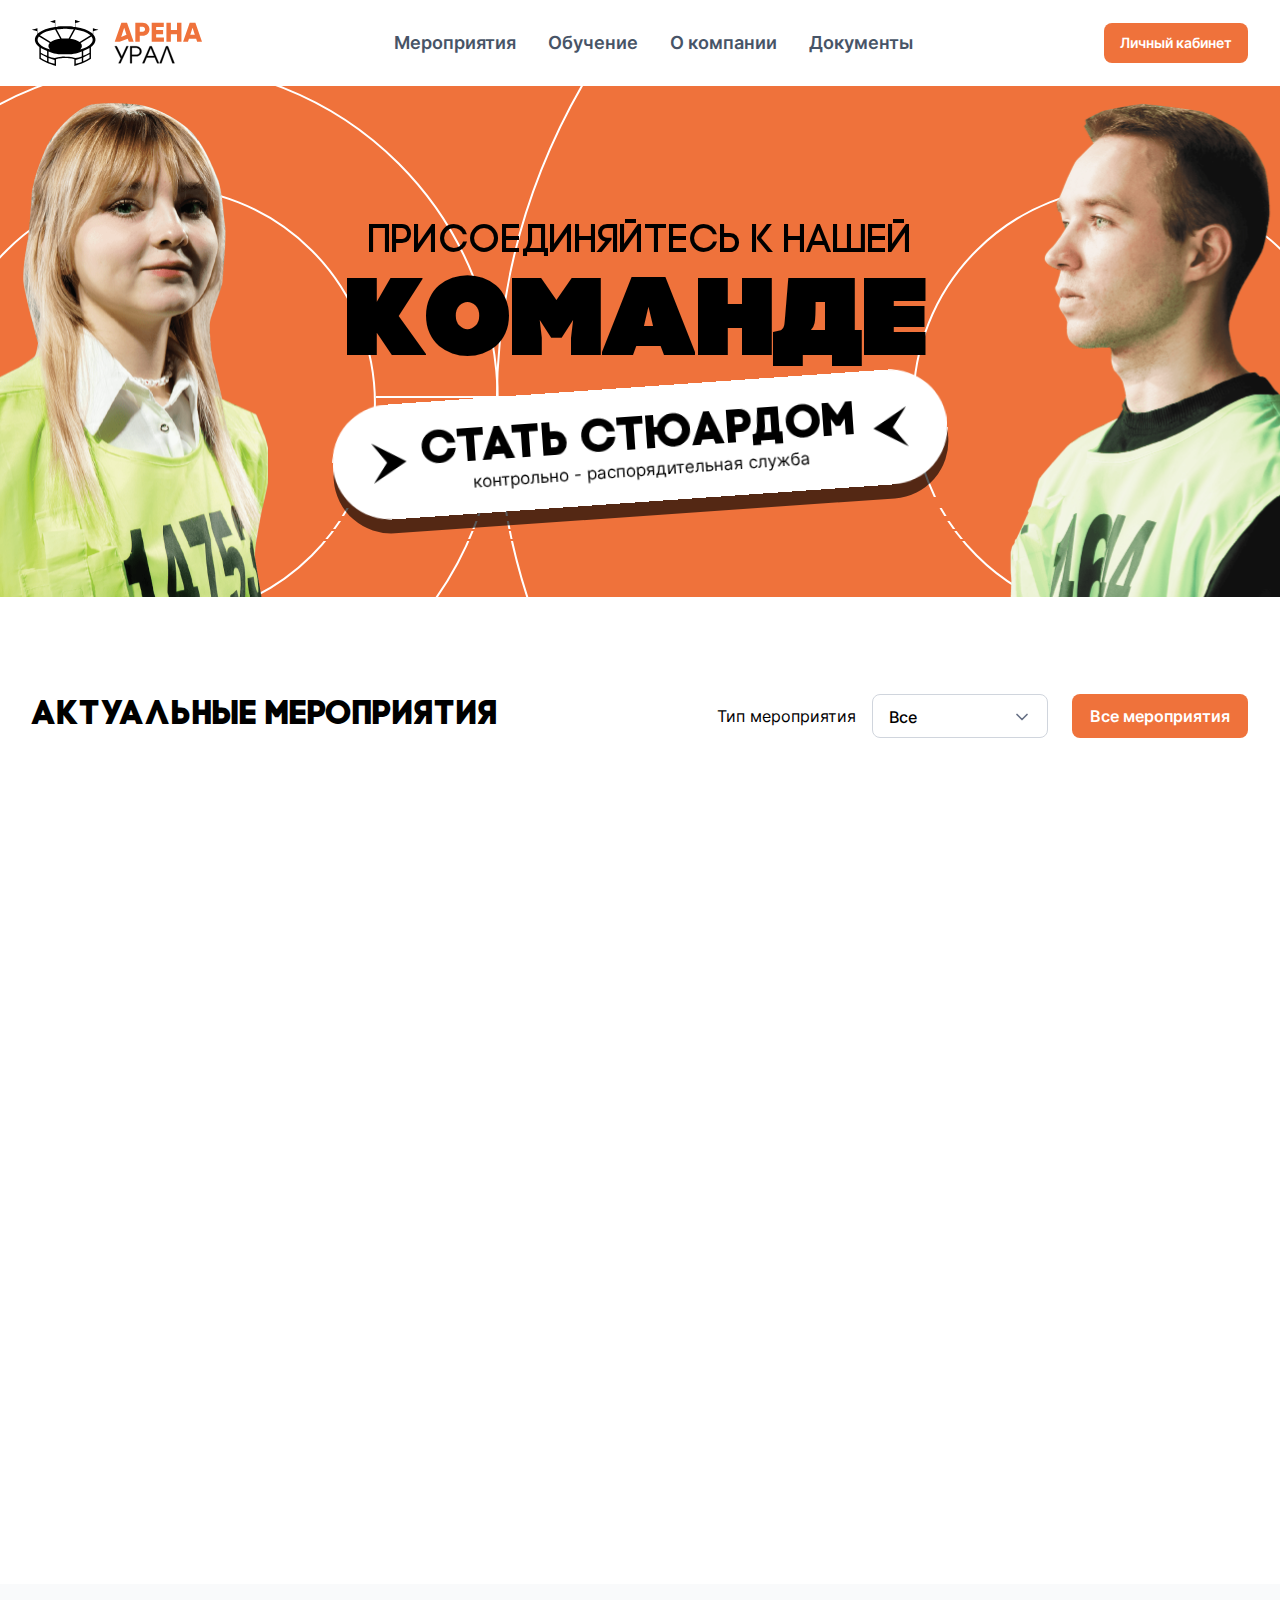
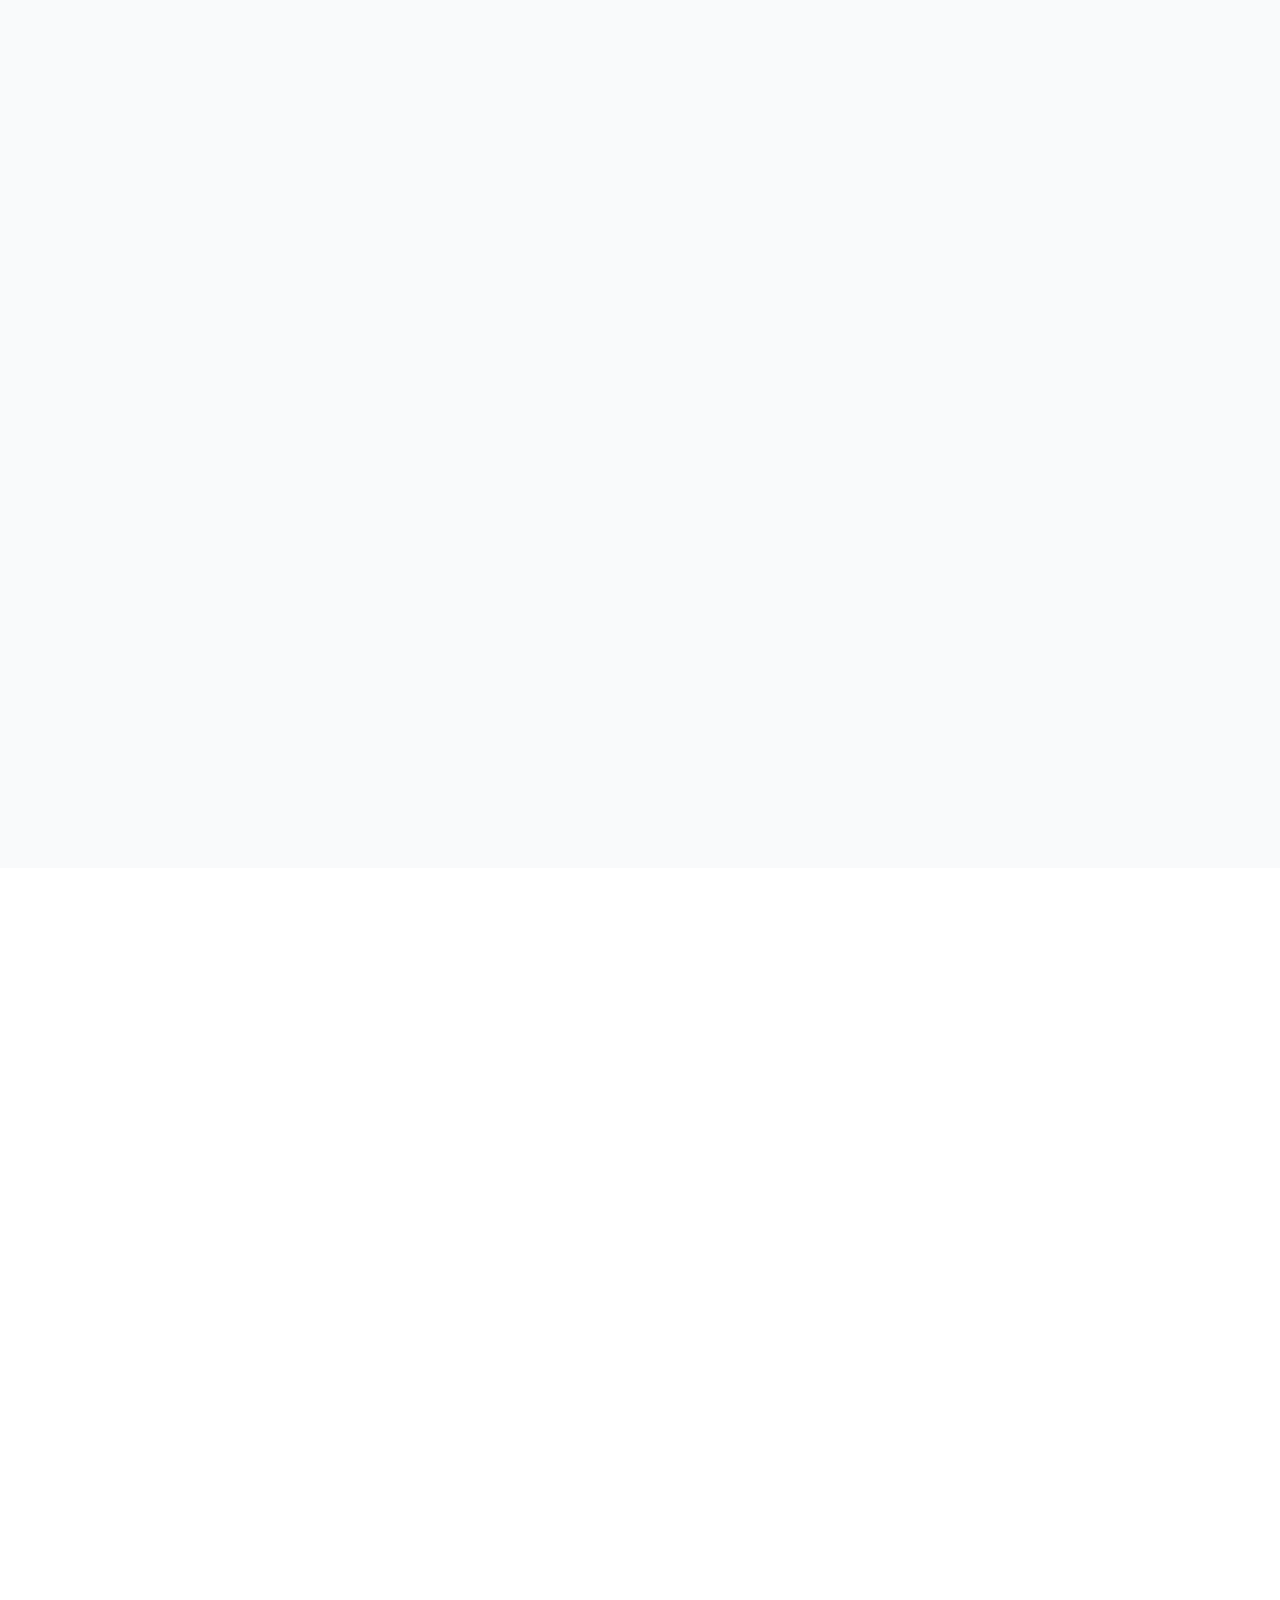
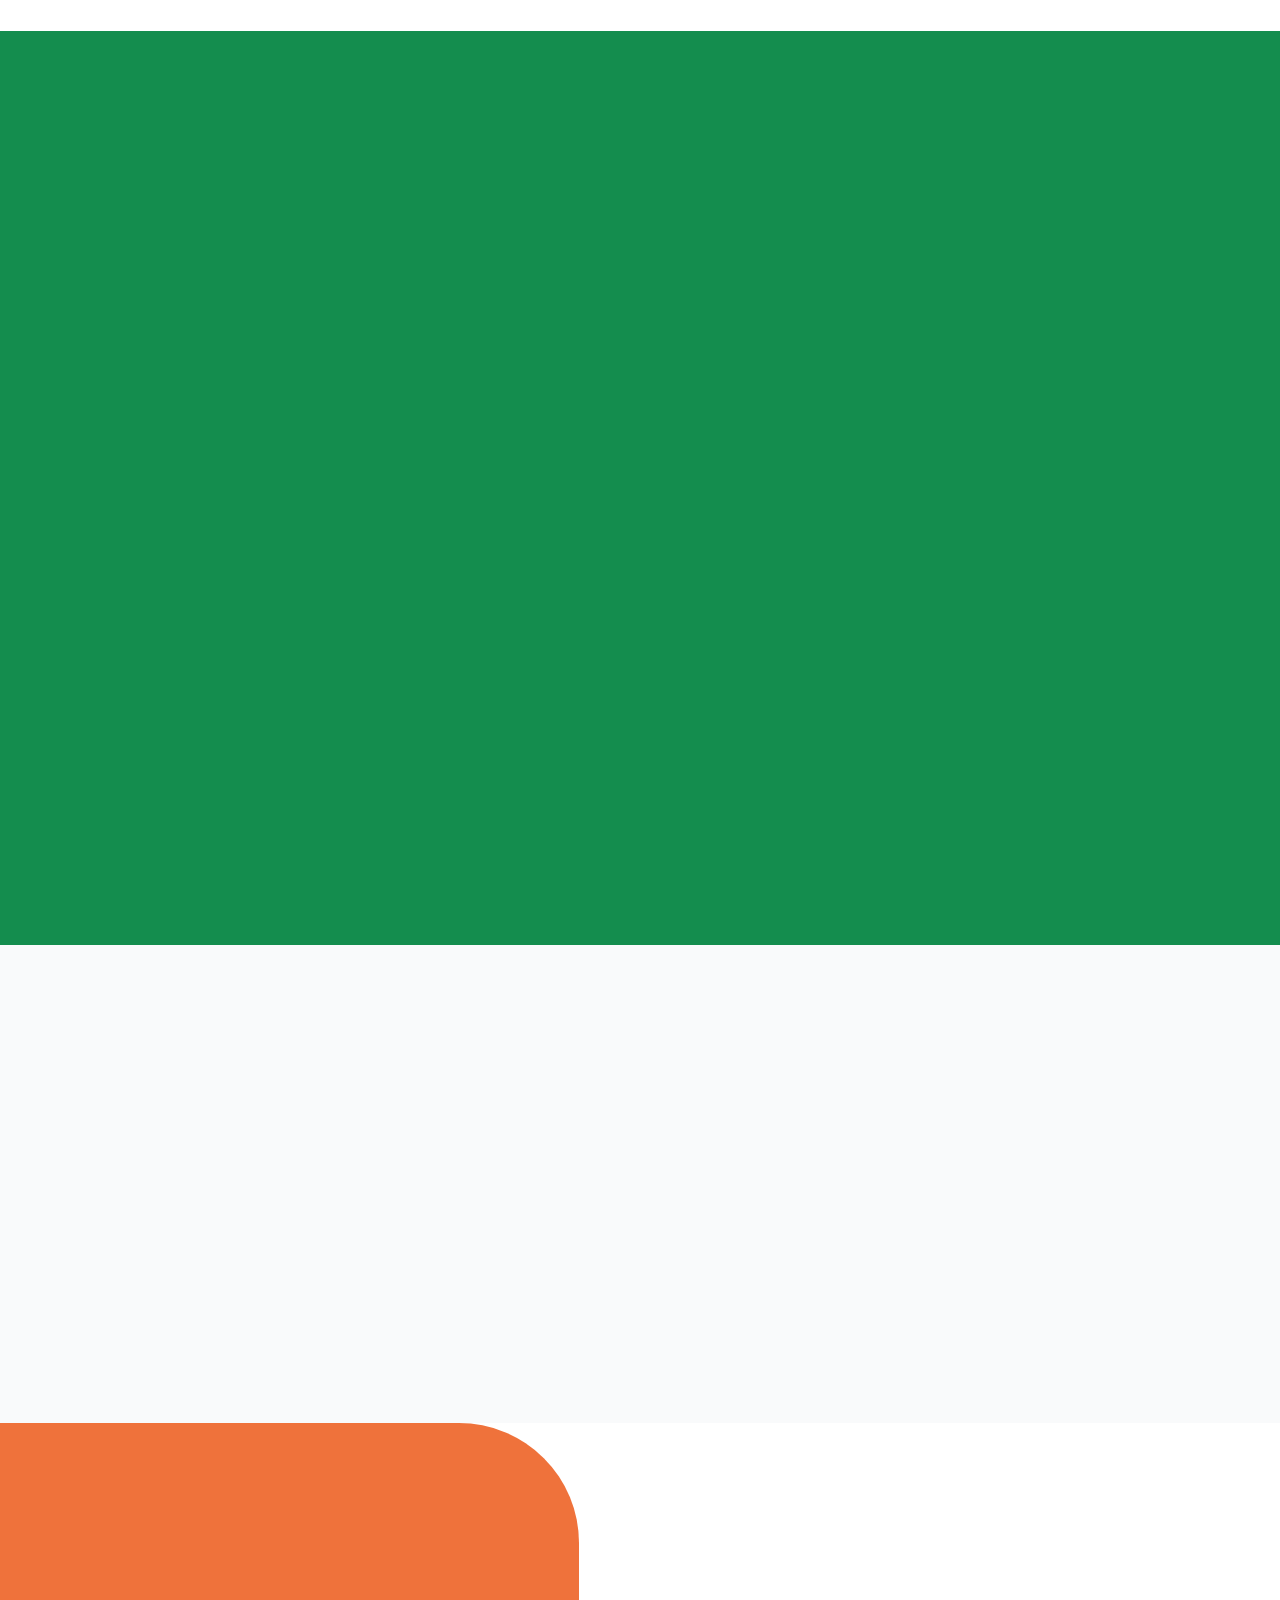
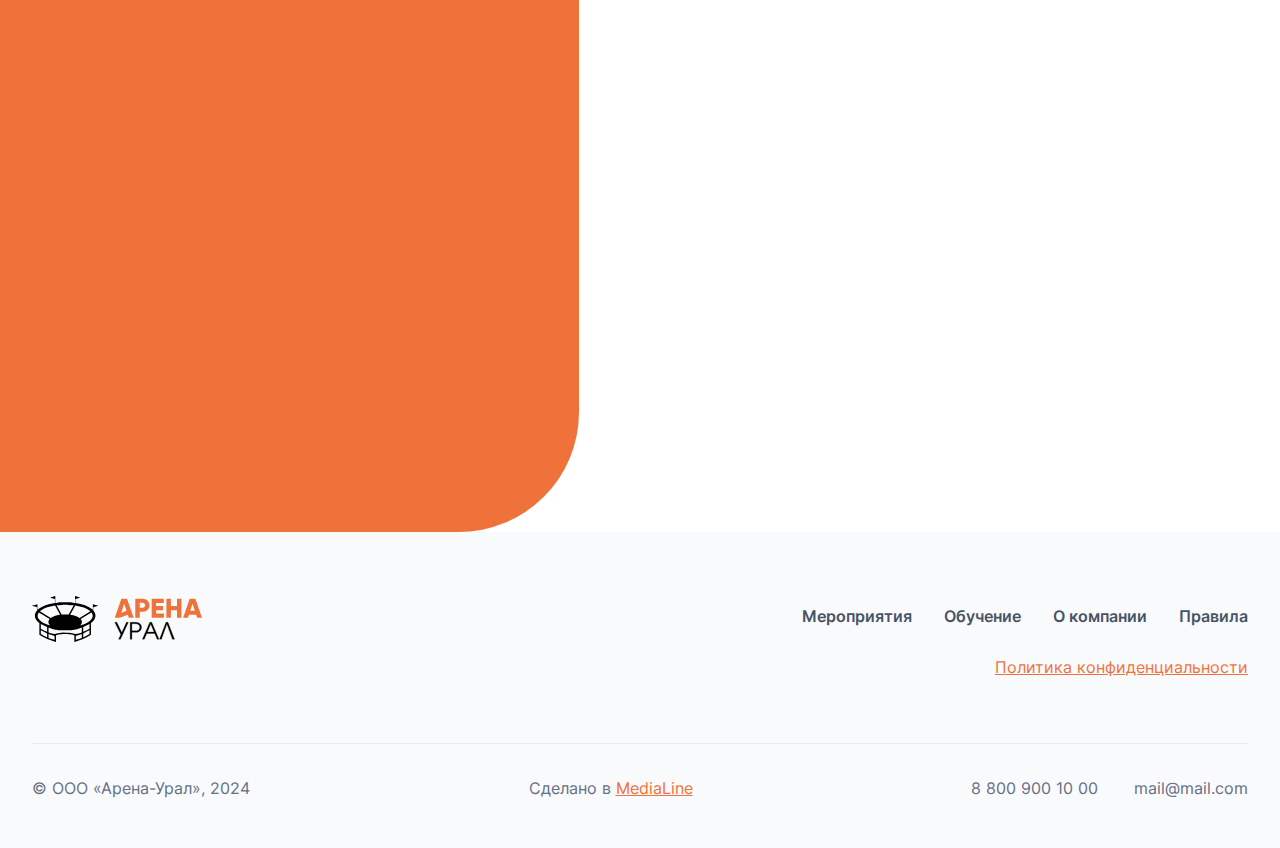
<file: index.html>
<!DOCTYPE html>
<html lang="ru">

<head>
    <meta charset="UTF-8">
    <meta http-equiv="X-UA-Compatible" content="IE=edge">
    <meta name="viewport" content="width=device-width, initial-scale=1.0, maximum-scale=1">
    <meta name="description" content="Арена Урал" />
    <meta name="keywords" content="" />
    <title>Арена Урал</title>
    <!-- Favicons -->
    <link rel="icon" href="favicon.ico" type="image/x-icon">
    <link rel="icon" href="favicon.svg" type="image/svg+xml">
    <link rel="apple-touch-icon-precomposed" sizes="180x180" href="favicons/apple-touch-icon.png">
    <link rel="icon" type="image/png" sizes="32x32" href="favicons/favicon-32x32.png">
    <link rel="icon" type="image/png" sizes="16x16" href="favicons/favicon-16x16.png">
    <link rel="manifest" href="favicons/site.webmanifest">
    <link rel="mask-icon" href="favicons/safari-pinned-tab.svg" color="#000000">
    <meta name="msapplication-TileColor" content="#2d89ef">
    <meta name="msapplication-config" content="favicons/browserconfig.xml">
    <meta name="theme-color" content="#ffffff">

    <!-- шрифты -->
    <link rel="preload" href="fonts/Inter-Regular.woff2" as="font" type="font/woff2" crossorigin="anonymous">
    <link rel="preload" href="fonts/Inter-Medium.woff2" as="font" type="font/woff2" crossorigin="anonymous">
    <link rel="preload" href="fonts/Inter-SemiBold.woff2" as="font" type="font/woff2" crossorigin="anonymous">
    <link rel="preload" href="fonts/Code-Pro-LC.woff2" as="font" type="font/woff2" crossorigin="anonymous">
    <link rel="preload" href="fonts/Code-Pro-Bold.woff2" as="font" type="font/woff2" crossorigin="anonymous">
    <link rel="preload" href="fonts/Code-Pro-Black-LC.woff2" as="font" type="font/woff2" crossorigin="anonymous">

    <link rel="stylesheet" href="vendors/swiper/swiper-bundle.min.css">
    <link rel="stylesheet" href="vendors/select2/select2.min.css">
    <link rel="stylesheet" href="vendors/animate/aos.min.css">
    <link rel="stylesheet" href="vendors/fancybox/jquery.fancybox.min.css">
    <link rel="stylesheet" href="vendors/plyr/plyr.css">
    <link rel="stylesheet" href="css/common.css?15">
</head>
<!-- Для бэкендера: в секциях со слайдером, где, возможно, блоки будут выводиться циклом, есть data-aos-delay="" с  разными значениями. 
    Например: .events_slider у .events_item, и т.д. -->
<!-- Блоки .events_item и .news_item, такие же как  и в файлах events.html и news.html, но у них разыне обертки-->
<!-- Для главной к body добавила класс page_home, на других стр его нет -->

<body class='page_home'>
    <header class='header'>
        <div class="container">
            <div class="header_row">
                <a href="/" class="logo">
                    <img src="imgs/logo.svg" alt="">
                    <img src="imgs/logo_white.svg" alt="">
                </a>
                <nav class='menu'>
                    <ul>
                        <li><a href="events.html">Мероприятия</a></li>
                        <li><a href="training.html">Обучение</a></li>
                        <li><a href="about.html">О компании</a></li>
                        <li><a href="#">Документы</a></li>
                    </ul>
                </nav>
                <a href="#" class='btn btn_small'>Личный кабинет</a>
                <div class='mobile_menu_btn'><span></span></div>
            </div>
            <div class='mobile_menu'>
                <nav class='menu'>
                    <ul>
                        <li><a href="events.html">Мероприятия</a></li>
                        <li><a href="training.html">Обучение</a></li>
                        <li><a href="about.html">О компании</a></li>
                        <li><a href="#">Документы</a></li>
                    </ul>
                </nav>
                <div class='social_list'>
                    <a href="#">
                        <img src="imgs/telegram.svg" alt="">
                    </a>
                    <a href="#">
                        <img src="imgs/vk.svg" alt="">
                    </a>
                    <a href="#">
                        <img src="imgs/whatsap.svg" alt="">
                    </a>
                </div>
            </div>
        </div>
    </header>
    <div class='body_content'>
        <main>
            <section class='home'>
                <div class='home_wrapper bg_svg_block' data-aos="load">
                    <svg class='bg_svg' width="100%" height="100%" viewBox="0 0 1945 1268" fill="none"
                        xmlns="http://www.w3.org/2000/svg">
                        <circle cx="1311" cy="634" r="633" stroke-width="2" stroke-miterlimit="10" class="svg-elem-1">
                        </circle>
                        <circle cx="1311" cy="634" r="216" stroke-width="2" stroke-miterlimit="10" class="svg-elem-2">
                        </circle>
                        <circle cx="340" cy="634" r="339" stroke-width="2" stroke-miterlimit="10" class="svg-elem-3">
                        </circle>
                        <circle cx="340" cy="634" r="216" stroke-width="2" stroke-miterlimit="10" class="svg-elem-4">
                        </circle>
                        <path d="M557 628L1095 628" stroke-width="2" stroke-miterlimit="10" class="svg-elem-5">
                        </path>
                    </svg>
                    <svg class='bg_svg_two' width="531" height="738" viewBox="0 0 531 738" fill="none"
                        xmlns="http://www.w3.org/2000/svg">
                        <circle cx="265.537" cy="265.147" r="264.537" transform="rotate(-90 265.537 265.147)"
                            stroke-width="0.835821" stroke-miterlimit="10" class="svg-elem-1"></circle>
                        <circle cx="265.269" cy="265.147" r="90.2687" transform="rotate(-90 265.269 265.147)"
                            stroke-width="0.835821" stroke-miterlimit="10" class="svg-elem-2"></circle>
                        <ellipse cx="265.5" cy="633.11" rx="103.5" ry="103.5" transform="rotate(-90 265.5 633.11)"
                            stroke-width="0.835821" stroke-miterlimit="10" class="svg-elem-3"></ellipse>
                        <ellipse cx="265.5" cy="633.11" rx="52.5" ry="52.5" transform="rotate(-90 265.5 633.11)"
                            stroke-width="0.835821" stroke-miterlimit="10" class="svg-elem-4"></ellipse>
                        <path d="M265 580.252L265 355.416" stroke-width="0.835821" stroke-miterlimit="10"
                            class="svg-elem-5">
                        </path>
                    </svg>

                    <div class="container">
                        <div class='home_row'>
                            <div class='home_left home_image' id="home_left" data-aos="fade-up-right">
                                <img src="imgs/people1.png" alt="">
                            </div>
                            <div class='home_center' data-aos="zoom-in-up">
                                <h1><span>Присоединяйтесь к нашей</span> команде</h1>
                                <div class='home_btn_wrapper'>
                                    <a href="#" class='home_btn'>
                                        <span class='font_code'>Стать стюардом</span>
                                        <span>
                                            контрольно - распорядительная
                                            служба
                                        </span>
                                    </a>
                                </div>
                            </div>
                            <div class='home_right home_image' id="home_right" data-aos="fade-up-left">
                                <img src="imgs/people2.png" alt="">

                            </div>
                        </div>
                    </div>
                </div>
                <div class='lines_bottom'>
                    <span></span>
                    <span></span>
                    <span></span>
                    <span></span>
                </div>
            </section>
            <section class='events'>
                <div class="container">
                    <div class='title_wrapper'>
                        <h2 data-aos="fade-up">Актуальные мероприятия</h2>
                        <div class='events_settings' data-aos="fade-up">
                            <div class='label_wrapper'>
                                <div class='label_title'>Тип мероприятия</div>
                                <select class="category_select select" name="category">
                                    <option value="Все">Все</option>
                                    <option value="Футбол">Футбол</option>
                                    <option value="Хоккей">Хоккей</option>
                                    <option value="Другие спортивные мероприятия">Другие спортивные мероприятия</option>
                                    <option value="Культурно-массовые мероприятия">Культурно-массовые мероприятия
                                    </option>

                                </select>
                            </div>
                            <a href="events.html" class='btn'>Все мероприятия</a>
                        </div>
                    </div>
                    <div class='slider_wrapper'>
                        <div class='swiper events_slider'>
                            <div class='swiper-wrapper'>
                                <div class='swiper-slide' data-aos="fade-left" data-aos-delay="100">
                                    <div class='events_item'>
                                        <div class='label label_cat'>
                                            <svg class='w24 fill_none'>
                                                <use xlink:href="imgs/sprite.symbol.svg#category_football"></use>
                                            </svg>
                                            <!-- остальные иконки категорий -->
                                            <!-- <svg class='w24 fill_none'>
                                                    <use xlink:href="imgs/sprite.symbol.svg#category_cultural"></use>
                                                </svg>
                                                <svg class='w24 fill_none'>
                                                    <use xlink:href="imgs/sprite.symbol.svg#category_hockey"></use>
                                                </svg>
                                                <svg class='w24 fill_none'>
                                                    <use xlink:href="imgs/sprite.symbol.svg#category_sport"></use>
                                                </svg> -->
                                        </div>
                                        <div class='label label_text'>Идёт набор</div>
                                        <div class='item_img'><img src="imgs/events_img.png" alt=""></div>
                                        <div class='events_item_body'>
                                            <a href="#" class='item_title'>
                                                <span>
                                                    Мир чемпионат РПЛ ФК “Урал” - ФК
                                                    “Зенит”
                                                </span>
                                                <svg class='w24 stroke_black'>
                                                    <use xlink:href="imgs/sprite.symbol.svg#arrow_up_right"></use>
                                                </svg>
                                            </a>
                                            <div class='events_item_text'>Дополнительная информация Дополнительная
                                                информация
                                            </div>
                                            <ul class='events_item_list'>
                                                <li>
                                                    <svg class='w20 fill_none stroke_black'>
                                                        <use xlink:href="imgs/sprite.symbol.svg#location"></use>
                                                    </svg>
                                                    Свердловская обл, г Екатеринбург
                                                </li>
                                                <li>
                                                    <svg class='w20 fill_none stroke_black'>
                                                        <use xlink:href="imgs/sprite.symbol.svg#calendar"></use>
                                                    </svg>
                                                    20 января 2024
                                                </li>
                                                <li>
                                                    <svg class='w20 fill_none stroke_black'>
                                                        <use xlink:href="imgs/sprite.symbol.svg#watch"></use>
                                                    </svg>
                                                    19:00-21:30
                                                </li>
                                            </ul>
                                        </div>
                                        <div class='events_item_btns'>
                                            <a href="#" class='btn btn_small'>Подать заявку</a>
                                            <a href="#" class='btn btn_small btn_opacity'>Подробнее</a>
                                        </div>
                                    </div>
                                </div>

                                <div class='swiper-slide' data-aos="fade-left" data-aos-delay="200">
                                    <div class='events_item'>
                                        <div class='label label_cat'>
                                            <svg class='w24 fill_none'>
                                                <use xlink:href="imgs/sprite.symbol.svg#category_football"></use>
                                            </svg>
                                            <!-- остальные иконки категорий -->
                                            <!-- <svg class='w24 fill_none'>
                                                    <use xlink:href="imgs/sprite.symbol.svg#category_cultural"></use>
                                                </svg>
                                                <svg class='w24 fill_none'>
                                                    <use xlink:href="imgs/sprite.symbol.svg#category_hockey"></use>
                                                </svg>
                                                <svg class='w24 fill_none'>
                                                    <use xlink:href="imgs/sprite.symbol.svg#category_sport"></use>
                                                </svg> -->
                                        </div>
                                        <div class='label label_text'>Идёт набор</div>
                                        <div class='item_img'><img src="imgs/events_img.png" alt=""></div>
                                        <div class='events_item_body'>
                                            <a href="#" class='item_title'>
                                                <span>
                                                    Lorem ipsum dolor sit amet, consectetur adipiscing elit.Lorem ipsum
                                                    dolor sit amet, consectetur adipiscing elit.
                                                </span>
                                                <svg class='w24 stroke_black'>
                                                    <use xlink:href="imgs/sprite.symbol.svg#arrow_up_right"></use>
                                                </svg>
                                            </a>
                                            <div class='events_item_text'>Lorem ipsum dolor sit amet, consectetur
                                                adipiscing
                                                Lorem ipsum dolor sit amet, consectetur adipiscing elit. Lorem ipsum
                                                dolor
                                                sit amet, consectetur adipiscing elit.
                                            </div>
                                            <ul class='events_item_list'>
                                                <li>
                                                    <svg class='w20 fill_none stroke_black'>
                                                        <use xlink:href="imgs/sprite.symbol.svg#location"></use>
                                                    </svg>
                                                    Свердловская обл, г Екатеринбург
                                                </li>
                                                <li>
                                                    <svg class='w20 fill_none stroke_black'>
                                                        <use xlink:href="imgs/sprite.symbol.svg#calendar"></use>
                                                    </svg>
                                                    20 января 2024
                                                </li>
                                                <li>
                                                    <svg class='w20 fill_none stroke_black'>
                                                        <use xlink:href="imgs/sprite.symbol.svg#watch"></use>
                                                    </svg>
                                                    19:00-21:30
                                                </li>
                                            </ul>
                                        </div>
                                        <div class='events_item_btns'>
                                            <a href="#" class='btn btn_small'>Подать заявку</a>
                                            <a href="#" class='btn btn_small btn_opacity'>Подробнее</a>
                                        </div>
                                    </div>
                                </div>

                                <div class='swiper-slide' data-aos="fade-left" data-aos-delay="300">
                                    <div class='events_item'>
                                        <div class='label label_cat'>
                                            <svg class='w24 fill_none'>
                                                <use xlink:href="imgs/sprite.symbol.svg#category_football"></use>
                                            </svg>
                                            <!-- остальные иконки категорий -->
                                            <!-- <svg class='w24 fill_none'>
                                                    <use xlink:href="imgs/sprite.symbol.svg#category_cultural"></use>
                                                </svg>
                                                <svg class='w24 fill_none'>
                                                    <use xlink:href="imgs/sprite.symbol.svg#category_hockey"></use>
                                                </svg>
                                                <svg class='w24 fill_none'>
                                                    <use xlink:href="imgs/sprite.symbol.svg#category_sport"></use>
                                                </svg> -->
                                        </div>
                                        <div class='label label_text'>Идёт набор</div>
                                        <div class='item_img'><img src="imgs/events_img.png" alt=""></div>
                                        <div class='events_item_body'>
                                            <a href="#" class='item_title'>
                                                <span>
                                                    Мир чемпионат РПЛ ФК “Урал” - ФК
                                                    “Зенит”
                                                </span>
                                                <svg class='w24 stroke_black'>
                                                    <use xlink:href="imgs/sprite.symbol.svg#arrow_up_right"></use>
                                                </svg>
                                            </a>
                                            <div class='events_item_text'>Дополнительная информация Дополнительная
                                                информация
                                            </div>
                                            <ul class='events_item_list'>
                                                <li>
                                                    <svg class='w20 fill_none stroke_black'>
                                                        <use xlink:href="imgs/sprite.symbol.svg#location"></use>
                                                    </svg>
                                                    Свердловская обл, г Екатеринбург
                                                </li>
                                                <li>
                                                    <svg class='w20 fill_none stroke_black'>
                                                        <use xlink:href="imgs/sprite.symbol.svg#calendar"></use>
                                                    </svg>
                                                    20 января 2024
                                                </li>
                                                <li>
                                                    <svg class='w20 fill_none stroke_black'>
                                                        <use xlink:href="imgs/sprite.symbol.svg#watch"></use>
                                                    </svg>
                                                    19:00-21:30
                                                </li>
                                            </ul>
                                        </div>
                                        <div class='events_item_btns'>
                                            <a href="#" class='btn btn_small'>Подать заявку</a>
                                            <a href="#" class='btn btn_small btn_opacity'>Подробнее</a>
                                        </div>
                                    </div>
                                </div>

                            </div>
                            <div class="swiper-pagination" data-aos="fade-up"></div>
                        </div>
                    </div>
                    <div class='d-flex justify-content-center section_mobile_btn' data-aos="fade-up">
                        <a href="events.html" class='btn w-100'>Все мероприятия</a>
                    </div>
                </div>
                <div class='lines_top' data-aos="load">
                    <span></span>
                    <span></span>
                    <span></span>
                    <span></span>
                </div>
                <div class='arena_bottom' data-aos="load"><img src="imgs/events_arena.svg" alt=""></div>
            </section>
            <section class='advantages' data-aos="load">
                <div class='container'>
                    <h2 data-aos="fade-up">Преимущества</h2>
                </div>
                <div class='swiper advantages_slider'>
                    <div class="swiper-wrapper">

                        <div class="swiper-slide">
                            <div class='container'>
                                <div class="advantages_item">
                                    <div class='advantages_item_left' data-aos="fade-left">
                                        <div class='advantages_item_title font_code'>
                                            <span>1.</span>Зарабатывайте<br> в любое время
                                        </div>
                                        <div class='advantages_item_text'>Сервис
                                            позволяет
                                            самостоятельно подбирать
                                            мероприятия, помогая сделать график работы удобным и индивидуальным.</div>
                                        <a href="#" class='btn btn_small'>Подать заявку</a>
                                    </div>
                                    <div class='advantages_item_right'>
                                        <div data-aos="zoom-in" class='advantages_item_img_wrapper'>
                                            <div class='slide_img slide_img_small'>
                                                <div class='parallax'><img data-depth="-1" src="imgs/adv_slide_1.svg"
                                                        alt="">
                                                </div>
                                            </div>
                                            <div class='slide_img slide_img_big'>
                                                <div class='parallax'><img data-depth="1" src="imgs/adv_slide_1.svg"
                                                        alt="">
                                                </div>
                                            </div>
                                            <div class='advantages_item_img'><img src="imgs/adv_img_1.jpg" alt=""></div>
                                        </div>
                                    </div>
                                </div>
                            </div>
                        </div>

                        <div class="swiper-slide">
                            <div class='container'>
                                <div class="advantages_item">
                                    <div class='advantages_item_left' data-aos="fade-left">
                                        <div class='advantages_item_title font_code'><span>2.</span>Комфорт<br> и
                                            безопасность –
                                            наша
                                            заслуга
                                        </div>
                                        <div class='advantages_item_text'>В программе подготовки реализованы европейские
                                            стандарты качества сервиса и безопасности.</div>
                                        <a href="#" class='btn btn_small'>Подать заявку</a>
                                    </div>
                                    <div class='advantages_item_right'>
                                        <div data-aos="zoom-in" class='advantages_item_img_wrapper'>
                                            <div class='slide_img slide_img_small'>
                                                <div class='parallax'><img data-depth="-1" src="imgs/adv_slide_2.svg"
                                                        alt="">
                                                </div>
                                            </div>
                                            <div class='slide_img slide_img_big'>
                                                <div class='parallax'><img data-depth="1" src="imgs/adv_slide_2.svg"
                                                        alt="">
                                                </div>
                                            </div>
                                            <div class='advantages_item_img'><img src="imgs/adv_img_2.jpg" alt=""></div>
                                        </div>
                                    </div>
                                </div>
                            </div>
                        </div>

                        <div class="swiper-slide">
                            <div class='container'>
                                <div class="advantages_item">
                                    <div class='advantages_item_left' data-aos="fade-left">
                                        <div class='advantages_item_title font_code'><span>3.</span>Посещайте топовые
                                            мероприятия
                                            бесплатно
                                        </div>
                                        <div class='advantages_item_text'>Посетить международные матчи и турниры
                                            становиться
                                            проще, если ты сам – организатор события!</div>
                                        <a href="#" class='btn btn_small'>Подать заявку</a>
                                    </div>
                                    <div class='advantages_item_right'>
                                        <div data-aos="zoom-in" class='advantages_item_img_wrapper'>
                                            <div class='slide_img slide_img_small'>
                                                <div class='parallax'><img data-depth="-1" src="imgs/adv_slide_3.svg"
                                                        alt="">
                                                </div>
                                            </div>
                                            <div class='slide_img slide_img_big'>
                                                <div class='parallax'><img data-depth="1" src="imgs/adv_slide_3.svg"
                                                        alt="">
                                                </div>
                                            </div>
                                            <div class='advantages_item_img'><img src="imgs/adv_img_3.jpg" alt=""></div>
                                        </div>
                                    </div>
                                </div>
                            </div>
                        </div>

                        <div class="swiper-slide">
                            <div class='container'>
                                <div class="advantages_item">
                                    <div class='advantages_item_left' data-aos="fade-left">
                                        <div class='advantages_item_title font_code'><span>4.</span>Быть<br> стюардом –
                                            быть
                                            профессионалом
                                        </div>
                                        <div class='advantages_item_text'>Специальная программа подготовки позволяет
                                            получить уникальные знания в области организации безопасности масштабных
                                            мероприятий.</div>
                                        <a href="#" class='btn btn_small'>Подать заявку</a>
                                    </div>
                                    <div class='advantages_item_right'>
                                        <div data-aos="zoom-in" class='advantages_item_img_wrapper'>
                                            <div class='slide_img slide_img_small'>
                                                <div class='parallax'><img data-depth="-1" src="imgs/adv_slide_4.svg"
                                                        alt="">
                                                </div>
                                            </div>
                                            <div class='slide_img slide_img_big'>
                                                <div class='parallax'><img data-depth="1" src="imgs/adv_slide_4.svg"
                                                        alt="">
                                                </div>
                                            </div>
                                            <div class='advantages_item_img'><img src="imgs/adv_img_4.jpg" alt=""></div>
                                        </div>
                                    </div>
                                </div>
                            </div>
                        </div>

                        <div class="swiper-slide">
                            <div class='container'>
                                <div class="advantages_item">
                                    <div class='advantages_item_left' data-aos="fade-left">
                                        <div class='advantages_item_title font_code'><span>5.</span>От стажера<br> до
                                            руководителя
                                            один
                                            шаг
                                        </div>
                                        <div class='advantages_item_text'>Программа профессиональной переподготовки
                                            доступна
                                            с первого шага – теперь стать лидером команды может каждый.</div>
                                        <a href="#" class='btn btn_small'>Подать заявку</a>
                                    </div>
                                    <div class='advantages_item_right'>
                                        <div data-aos="zoom-in" class='advantages_item_img_wrapper'>
                                            <div class='slide_img slide_img_small'>
                                                <div class='parallax'><img data-depth="-1" src="imgs/adv_slide_5.svg"
                                                        alt="">
                                                </div>
                                            </div>
                                            <div class='slide_img slide_img_big'>
                                                <div class='parallax'><img data-depth="1" src="imgs/adv_slide_5.svg"
                                                        alt="">
                                                </div>
                                            </div>
                                            <div class='advantages_item_img'><img src="imgs/adv_img_5.jpg" alt=""></div>
                                        </div>
                                    </div>
                                </div>
                            </div>
                        </div>

                        <div class="swiper-slide">
                            <div class='container'>
                                <div class="advantages_item">
                                    <div class='advantages_item_left' data-aos="fade-left">
                                        <div class='advantages_item_title font_code'><span>6.</span>Развивайтесь вместе
                                            с нами
                                        </div>
                                        <div class='advantages_item_text'>Каждое мероприятие – отличная практика для
                                            ваших
                                            навыков общения и лидерских качеств.</div>
                                        <a href="#" class='btn btn_small'>Подать заявку</a>
                                    </div>
                                    <div class='advantages_item_right'>
                                        <div data-aos="zoom-in" class='advantages_item_img_wrapper'>
                                            <div class='slide_img slide_img_small'>
                                                <div class='parallax'><img data-depth="-1" src="imgs/adv_slide_6.svg"
                                                        alt="">
                                                </div>
                                            </div>
                                            <div class='slide_img slide_img_big'>
                                                <div class='parallax'><img data-depth="1" src="imgs/adv_slide_6.svg"
                                                        alt="">
                                                </div>
                                            </div>
                                            <div class='advantages_item_img'><img src="imgs/adv_img_6.jpg" alt=""></div>
                                        </div>
                                    </div>
                                </div>
                            </div>
                        </div>
                    </div>
                    <div class='container'>
                        <div class='swiper_settings_wrapper'>
                            <div class='swiper_settings' data-aos="fade-up">
                                <div class="swiper-button-prev"></div>
                                <div class="swiper-pagination"></div>
                                <div class="swiper-button-next"></div>
                            </div>
                        </div>
                    </div>
                </div>
            </section>

            <section class='news'>
                <div class="container">
                    <div class='title_wrapper'>
                        <h2 data-aos="fade-up">Новости</h2>
                        <div class='news_icon' data-aos="zoom-in">
                            <div class='parallax'>
                                <svg data-depth="1.5" width="136" height="106" viewBox="0 0 136 106" fill="none"
                                    xmlns="http://www.w3.org/2000/svg">
                                    <path
                                        d="M72.1458 0L39.2948 38.7483L0 48.467L9.3499 79.5161L16.1728 77.8753L48.6447 105.264L64.9439 100.973L39.2948 71.8169L52.0562 67.9043L100.448 79.5161L72.1458 0Z"
                                        fill="#148D4E" />
                                    <path d="M102.211 49.922C107.683 39.7065 103.839 26.9886 93.623 21.5158"
                                        stroke="#148D4E" stroke-width="11" />
                                    <path d="M117.21 58.3477C127.258 39.5912 120.199 16.2403 101.442 6.19201"
                                        stroke="#148D4E" stroke-width="11" />
                                </svg>
                            </div>
                        </div>
                        <a href="news.html" class='btn' data-aos="fade-up">Все новости</a>
                    </div>
                    <div class='slider_wrapper'>
                        <div class='swiper news_slider'>
                            <div class='swiper-wrapper'>
                                <div class='swiper-slide' data-aos="fade-left" data-aos-delay="100">
                                    <div class='news_item'>
                                        <div class='item_img'><img src="imgs/events_img.png" alt=""></div>
                                        <div class='news_item_body'>
                                            <div class='news_item_category'>Футбол</div>
                                            <a href="#" class='item_title'>
                                                <span>
                                                    Lorem ipsum dolor sit amet, consectetur adipiscing
                                                    elit. Donec ullamcorper mattis lorem non. Ultrices praesent amet
                                                    ipsum
                                                    justo
                                                    massa.
                                                </span>
                                                <svg class='w24 stroke_black'>
                                                    <use xlink:href="imgs/sprite.symbol.svg#arrow_up_right"></use>
                                                </svg>
                                            </a>
                                        </div>
                                        <div class='news_item_footer'>
                                            <div class='news_item_date'>20 Янв 2022</div>
                                        </div>
                                    </div>
                                </div>

                                <div class='swiper-slide' data-aos="fade-left" data-aos-delay="200">
                                    <div class='news_item'>
                                        <div class='item_img'><img src="imgs/events_img.png" alt=""></div>
                                        <div class='news_item_body'>
                                            <div class='news_item_category'>Футбол</div>
                                            <a href="#" class='item_title'>
                                                <span>
                                                    Lorem ipsum dolor sit amet, consectetur adipiscing
                                                    elit. Donec ullamcorper mattis lorem non. Ultrices praesent amet
                                                    ipsum
                                                    justo
                                                    massa.
                                                </span>
                                                <svg class='w24 stroke_black'>
                                                    <use xlink:href="imgs/sprite.symbol.svg#arrow_up_right"></use>
                                                </svg>
                                            </a>
                                        </div>
                                        <div class='news_item_footer'>
                                            <div class='news_item_date'>20 Янв 2022</div>
                                        </div>
                                    </div>
                                </div>

                                <div class='swiper-slide' data-aos="fade-left" data-aos-delay="300">
                                    <div class='news_item'>
                                        <div class='item_img'><img src="imgs/events_img.png" alt=""></div>
                                        <div class='news_item_body'>
                                            <div class='news_item_category'>Футбол</div>
                                            <a href="#" class='item_title'>
                                                <span>
                                                    Lorem ipsum dolor sit amet, consectetur adipiscing
                                                    elit. D
                                                </span>
                                                <svg class='w24'>
                                                    <use xlink:href="imgs/sprite.symbol.svg#arrow_up_right"></use>
                                                </svg>
                                            </a>
                                        </div>
                                        <div class='news_item_footer'>
                                            <div class='news_item_date'>20 Янв 2022</div>
                                        </div>
                                    </div>
                                </div>

                                <div class='swiper-slide' data-aos="fade-left" data-aos-delay="400">
                                    <div class='news_item'>
                                        <div class='item_img'><img src="imgs/events_img.png" alt=""></div>
                                        <div class='news_item_body'>
                                            <div class='news_item_category'>Футбол</div>
                                            <a href="#" class='item_title'>
                                                <span>
                                                    Lorem ip
                                                </span>
                                                <svg class='w24 stroke_black'>
                                                    <use xlink:href="imgs/sprite.symbol.svg#arrow_up_right"></use>
                                                </svg>
                                            </a>
                                        </div>
                                        <div class='news_item_footer'>
                                            <div class='news_item_date'>20 Янв 2022</div>
                                        </div>
                                    </div>
                                </div>
                            </div>
                            <div class="swiper-pagination" data-aos="fade-up"></div>
                        </div>
                    </div>
                    <div class='d-flex justify-content-center section_mobile_btn' data-aos="fade-up">
                        <a href="news.html" class='btn w-100'>Все новости</a>
                    </div>
                </div>
            </section>

            <section class="about">
                <div class="container">
                    <div class='about_block'>
                        <div class='about_left'>
                            <h2 data-aos="fade-up">О нас</h2>
                            <ul class='about_list '>
                                <li data-aos="fade-left" data-aos-delay="100">Один из лидеров в Екатеринбурге
                                    и&nbsp;Свердловской области в сфере
                                    обеспечения
                                    безопасности
                                    массовых мероприятий</li>
                                <li data-aos="fade-left" data-aos-delay="200">Команда специалистов
                                    из&nbsp;индустрии&nbsp;спорта и сферы безопасности</li>
                                <li data-aos="fade-left" data-aos-delay="300">Грамотный, обученный персонал</li>
                                <li data-aos="fade-left" data-aos-delay="400">Индивидуальный подход к&nbsp;мероприятиям
                                </li>
                                <li data-aos="fade-left" data-aos-delay="500">Высокий уровень взаимодействия
                                    с&nbsp;органами
                                    правопорядка</li>
                            </ul>
                            <a href="#" class='btn' data-aos="fade-up">Подробнее</a>
                        </div>
                        <div class='about_right'>
                            <div class="about_img">
                                <img src="imgs/people3.png" alt="" data-aos="fade-up">
                                <div class='circle_block '>
                                    <div class='circle_wrapper'>
                                        <div class='circle' data-aos="zoom-in" data-aos-delay="200">
                                            <div><span></span></div>
                                            <div><span></span></div>
                                        </div>
                                    </div>
                                </div>
                            </div>
                        </div>
                    </div>
                </div>
            </section>

            <section class='partners'>
                <div class="container">
                    <h2 data-aos="fade-up">Наши партнеры</h2>
                    <div class='swiper partners_slider'>
                        <div class="swiper-wrapper">
                            <div class="swiper-slide">
                                <div class="partners_item" data-aos="zoom-in-up" data-aos-delay="100"><img
                                        src="imgs/partners_3.svg" alt=""></div>
                            </div>
                            <div class="swiper-slide">
                                <div class="partners_item" data-aos="zoom-in-up" data-aos-delay="200"><img
                                        src="imgs/partners_2.svg" alt=""></div>
                            </div>
                            <div class="swiper-slide">
                                <div class="partners_item" data-aos="zoom-in-up" data-aos-delay="300"><img
                                        src="imgs/partners_1.svg" alt=""></div>
                            </div>
                            <div class="swiper-slide">
                                <div class="partners_item" data-aos="zoom-in-up" data-aos-delay="400"><img
                                        src="imgs/partners_4.png" alt=""></div>
                            </div>
                            <div class="swiper-slide">
                                <div class="partners_item" data-aos="zoom-in-up" data-aos-delay="500"><img
                                        src="imgs/partners_2.svg" alt=""></div>
                            </div>
                            <div class="swiper-slide">
                                <div class="partners_item" data-aos="zoom-in-up" data-aos-delay="600"><img
                                        src="imgs/partners_1.svg" alt=""></div>
                            </div>
                        </div>
                        <div class='swiper_settings' data-aos="fade-up">
                            <div class="swiper-button-prev"></div>
                            <div class="swiper-pagination"></div>
                            <div class="swiper-button-next"></div>
                        </div>
                    </div>
                </div>
            </section>
            <section class='contacts'>
                <div class="container">
                    <div class='contacts_block'>
                        <div class='contacts_left'>
                            <h2 data-aos="fade-right">Свяжитесь <br>с нами</h2>
                            <div class='contacts_item' data-aos="fade-right" data-aos-delay="100">
                                <svg class='w24 fill_none'>
                                    <use xlink:href="imgs/sprite.symbol.svg#mail"></use>
                                </svg>
                                <div>
                                    <div class='contacts_item_title'>Mail</div>
                                    <div class='contacts_item_text'>Напишите нам</div>
                                    <a href="mailto:hi@untitledui.com" class='contacts_item_link'>hi@untitledui.com</a>
                                </div>
                            </div>
                            <div class='contacts_item' data-aos="fade-right" data-aos-delay="200">
                                <svg class='w24 fill_none'>
                                    <use xlink:href="imgs/sprite.symbol.svg#location"></use>
                                </svg>
                                <div>
                                    <div class='contacts_item_title'>Адрес</div>
                                    <div class='contacts_item_text'>Наш главный офис находится</div>
                                    <div class='contacts_item_link'>г. Москва, ул Пушкина 432, д 23, кв 389</div>
                                </div>
                            </div>
                            <div class='contacts_item' data-aos="fade-right" data-aos-delay="300">
                                <svg class='w24 fill_none'>
                                    <use xlink:href="imgs/sprite.symbol.svg#phone"></use>
                                </svg>
                                <div>
                                    <div class='contacts_item_title'>Телефон</div>
                                    <div class='contacts_item_text'>Звонки принимаются с 9:00 до 17:00</div>
                                    <a href="tel:+7(555)0000000" class='contacts_item_link'>+7 (555) 000-0000</a>
                                </div>
                            </div>
                            <div class='social_list'>
                                <a href="#" data-aos="zoom-in" data-aos-delay="100">
                                    <img src="imgs/telegram.svg" alt="">
                                </a>
                                <a href="#" data-aos="zoom-in" data-aos-delay="200">
                                    <img src="imgs/vk.svg" alt="">
                                </a>
                                <a href="#" data-aos="zoom-in" data-aos-delay="300">
                                    <img src="imgs/whatsap.svg" alt="">
                                </a>
                            </div>
                        </div>
                        <div class='contacts_right'>
                            <form method="post" class="" data-aos="fade-up">
                                <div class='form_input_row'>
                                    <label class="form_input_group">
                                        <span class="form_input_wrapper">
                                            <input type="text" name="name" placeholder="Ваше имя" class="form_input">
                                            <span class="text_error">Заполните поле</span>
                                        </span>
                                    </label>
                                    <label class="form_input_group">
                                        <span class="form_input_wrapper">
                                            <input type="text" name="lastName" placeholder="Ваша фамилия"
                                                class="form_input">
                                            <span class="text_error">Заполните поле</span>
                                        </span>
                                    </label>
                                </div>
                                <div class='form_input_row'>
                                    <label class="form_input_group">
                                        <span class="form_input_wrapper">
                                            <input type="email" name="email" placeholder="you@company.com"
                                                class="form_input">
                                            <span class="text_error">Заполните поле</span>
                                        </span>
                                    </label>
                                    <label class="form_input_group">
                                        <span class="form_input_wrapper">
                                            <input type="tel" name="tel" placeholder="+7 (555) 000-0000"
                                                class="form_input">
                                            <span class="text_error">Заполните поле</span>
                                        </span>
                                    </label>
                                </div>
                                <label class="form_input_group">
                                    <span class="form_input_wrapper">
                                        <textarea name="message" class="form_input form_textarea"
                                            placeholder="Комментарий"></textarea>
                                        <span class="text_error">Заполните поле</span>
                                    </span>
                                </label>
                                <label class='checkbox_block'>
                                    <input type="checkbox" checked class="checkbox_block_input">
                                    <span class='checkbox_block_caption'>Я даю свое согласие на обработку моих
                                        персональных
                                        данных в соответствии с законом
                                        №152-ФЗ «О персональных данных» от 27.07.2006 и <a href="#">Политикой
                                            Компании</a> в
                                        области защиты персональных данных</span>
                                </label>
                                <button class="btn" type="submit">Отправить</button>
                            </form>
                        </div>
                    </div>

                </div>
            </section>
        </main>
    </div>
    <footer class='footer'>
        <div class="container">
            <div class='footer_top'>
                <a href="/" class="logo"><img src="imgs/logo.svg" alt=""></a>
                <div class='footer_top_right'>
                    <nav class='menu'>
                        <ul>
                            <li><a href="#">Мероприятия</a></li>
                            <li><a href="#">Обучение</a></li>
                            <li><a href="#">О компании</a></li>
                            <li><a href="#">Правила</a></li>
                        </ul>
                    </nav>
                    <a href="#" class='link'>Политика конфиденциальности</a>
                </div>
            </div>
            <div class='footer_bottom'>
                <div>© ООО «Арена-Урал», 2024</div>
                <div>Сделано в <a class='link'>MediaLine</a></div>
                <div class='footer_bottom_link'>
                    <a href="tel:+78009001000">8 800 900 10 00</a>
                    <a href="mailto:mail@mail.com">mail@mail.com</a>
                </div>
            </div>
        </div>
    </footer>
    <!-- используется только на главной для анимации людей на первом экране -->
    <script src="vendors/gsap/gsap.min.js"></script>

    <script src="vendors/jquery/jquery-3.5.1.min.js"></script>
    <script src="vendors/swiper/swiper-bundle.min.js"></script>
    <script src="vendors/select2/select2.full.min.js"></script>
    <script src="vendors/animate/aos.min.js"></script>
    <script src="vendors/parallax/parallax.min.js"></script>
    <script src="vendors/easepick/easepick.umd.min.js"></script>
    <script src="vendors/imask/imask.js"></script>
    <!-- используется только на стр новости -->
    <script src="vendors/fancybox/jquery.fancybox.min.js"></script>
    <script src="vendors/plyr/plyr.polyfilled.js"></script>

    <script src="js/common.js?10"></script>

</body>

</html>
</file>
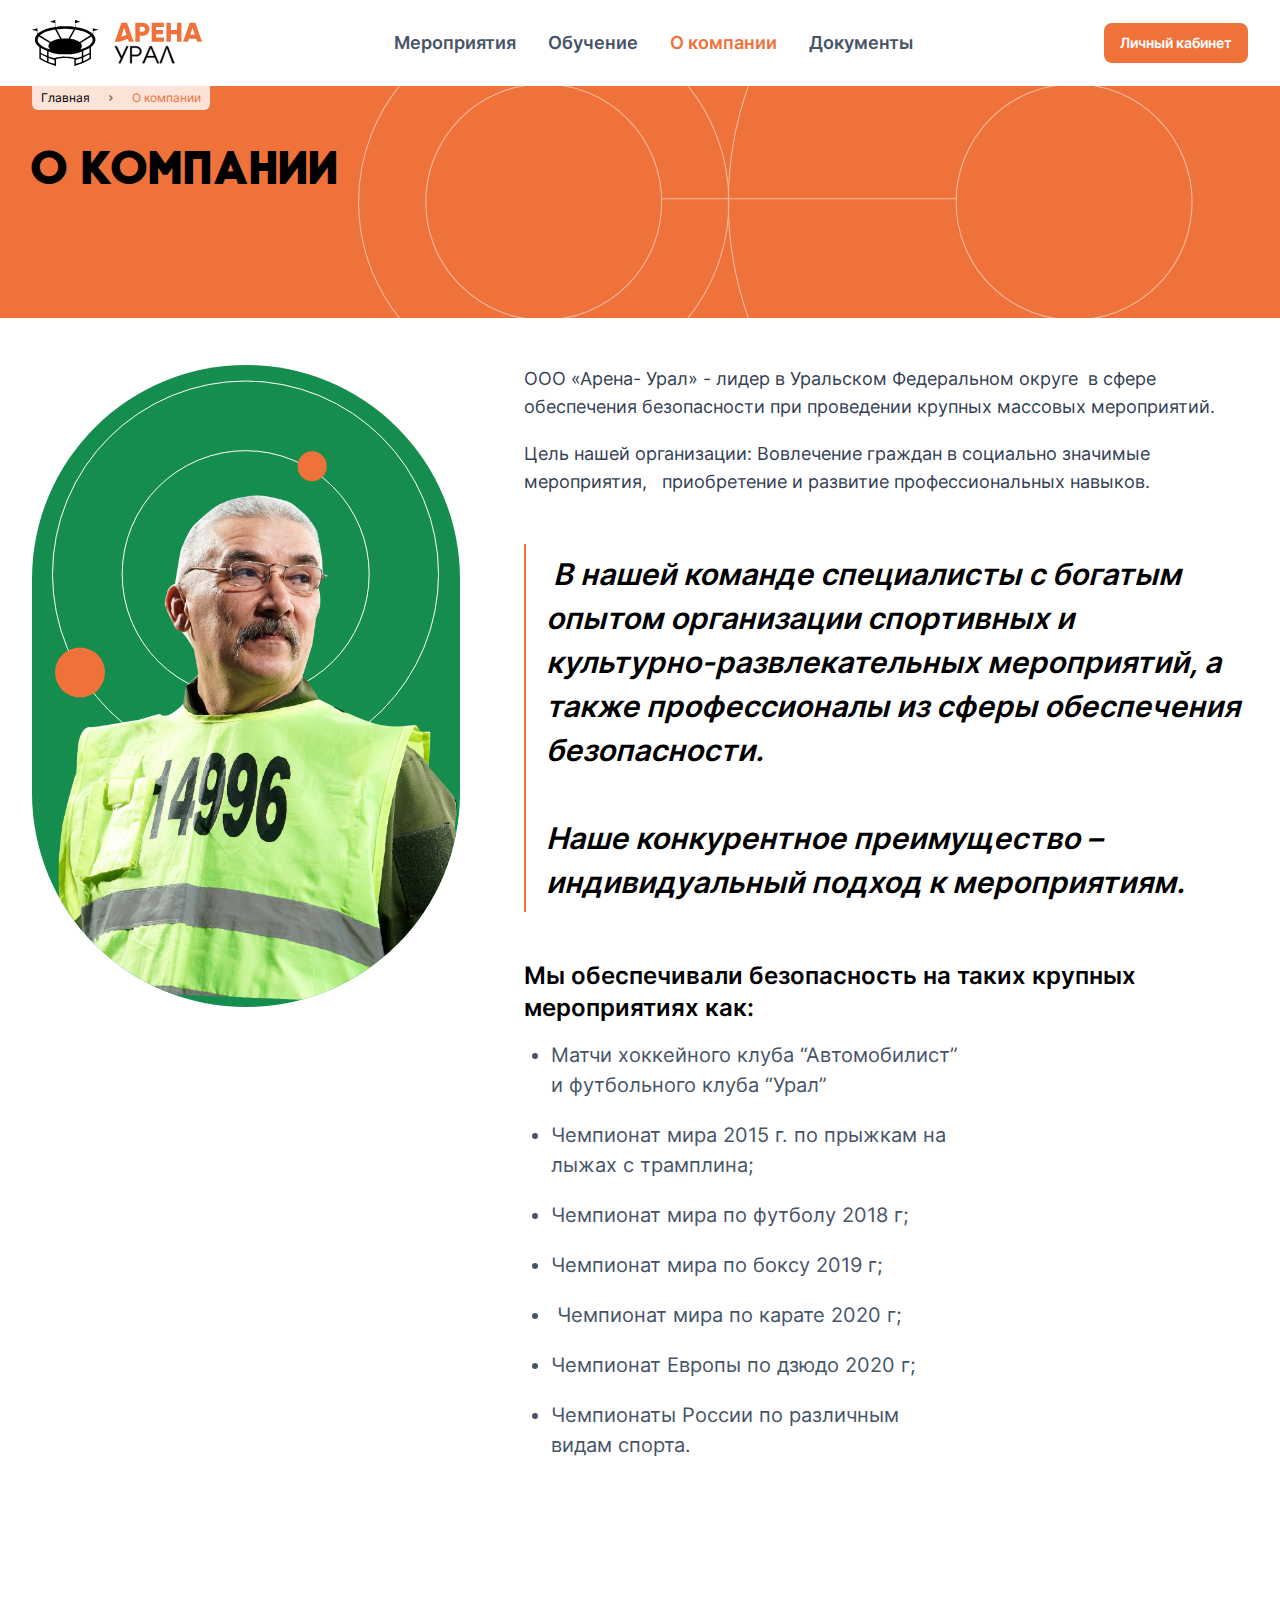
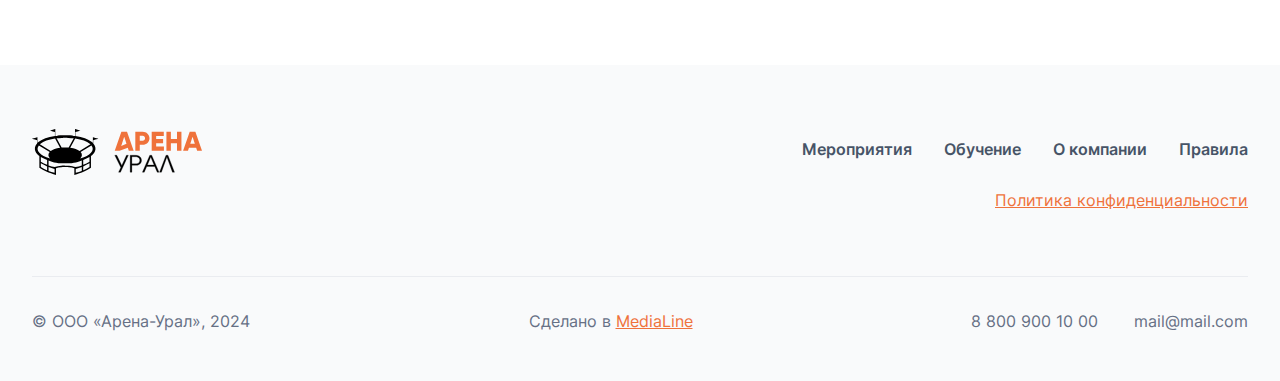
<file: about.html>
<!DOCTYPE html>
 <html lang="ru">

 <head>
     <meta charset="UTF-8">
     <meta http-equiv="X-UA-Compatible" content="IE=edge">
     <meta name="viewport" content="width=device-width, initial-scale=1.0, maximum-scale=1">
     <meta name="description" content="Арена Урал" />
     <meta name="keywords" content="" />
     <title>О компании</title>
     <!-- Favicons -->
     <link rel="icon" href="favicon.ico" type="image/x-icon">
     <link rel="icon" href="favicon.svg" type="image/svg+xml">
     <link rel="apple-touch-icon-precomposed" sizes="180x180" href="favicons/apple-touch-icon.png">
     <link rel="icon" type="image/png" sizes="32x32" href="favicons/favicon-32x32.png">
     <link rel="icon" type="image/png" sizes="16x16" href="favicons/favicon-16x16.png">
     <link rel="manifest" href="favicons/site.webmanifest">
     <link rel="mask-icon" href="favicons/safari-pinned-tab.svg" color="#000000">
     <meta name="msapplication-TileColor" content="#2d89ef">
     <meta name="msapplication-config" content="favicons/browserconfig.xml">
     <meta name="theme-color" content="#ffffff">

     <!-- шрифты -->
     <link rel="preload" href="fonts/Inter-Regular.woff2" as="font" type="font/woff2" crossorigin="anonymous">
     <link rel="preload" href="fonts/Inter-Medium.woff2" as="font" type="font/woff2" crossorigin="anonymous">
     <link rel="preload" href="fonts/Inter-SemiBold.woff2" as="font" type="font/woff2" crossorigin="anonymous">
     <link rel="preload" href="fonts/Code-Pro-LC.woff2" as="font" type="font/woff2" crossorigin="anonymous">
     <link rel="preload" href="fonts/Code-Pro-Bold.woff2" as="font" type="font/woff2" crossorigin="anonymous">
     <link rel="preload" href="fonts/Code-Pro-Black-LC.woff2" as="font" type="font/woff2" crossorigin="anonymous">

     <link rel="stylesheet" href="vendors/swiper/swiper-bundle.min.css">
     <link rel="stylesheet" href="vendors/select2/select2.min.css">
     <link rel="stylesheet" href="vendors/animate/aos.min.css">
     <link rel="stylesheet" href="vendors/fancybox/jquery.fancybox.min.css">
     <link rel="stylesheet" href="vendors/plyr/plyr.css">
     <link rel="stylesheet" href="css/common.css?15">
 </head>
 <!-- Для бэкендера: в секциях со слайдером, где, возможно, блоки будут выводиться циклом, есть data-aos-delay="" с  разными значениями. 
    Например: .events_slider у .events_item, и т.д. -->

 <body>
     <header class='header'>
         <div class="container">
             <div class="header_row">
                 <a href="/" class="logo">
                     <img src="imgs/logo.svg" alt="">
                     <img src="imgs/logo_white.svg" alt="">
                 </a>
                 <nav class='menu'>
                     <ul>
                         <li><a href="events.html">Мероприятия</a></li>
                         <li><a href="training.html">Обучение</a></li>
                         <li><a href="about.html" class='active'>О компании</a></li>
                         <li><a href="#">Документы</a></li>
                     </ul>
                 </nav>
                 <a href="#" class='btn btn_small'>Личный кабинет</a>
                 <div class='mobile_menu_btn'><span></span></div>
             </div>
             <div class='mobile_menu'>
                 <nav class='menu'>
                     <ul>
                         <li><a href="events.html">Мероприятия</a></li>
                         <li><a href="training.html">Обучение</a></li>
                         <li><a href="about.html" class='active'>О компании</a></li>
                         <li><a href="#">Документы</a></li>
                     </ul>
                 </nav>
                 <div class='social_list'>
                     <a href="#">
                         <img src="imgs/telegram.svg" alt="">
                     </a>
                     <a href="#">
                         <img src="imgs/vk.svg" alt="">
                     </a>
                     <a href="#">
                         <img src="imgs/whatsap.svg" alt="">
                     </a>
                 </div>
             </div>
         </div>
     </header>
     <div class='body_content'>
         <main>
             <section class='head bg_svg_block' data-aos="load">
                 <svg class='bg_svg' width="100%" height="100%" viewBox="0 0 1945 1268" fill="none"
                     xmlns="http://www.w3.org/2000/svg">
                     <circle cx="1311" cy="634" r="633" stroke-width="2" stroke-miterlimit="10" class="svg-elem-1">
                     </circle>
                     <circle cx="1311" cy="634" r="216" stroke-width="2" stroke-miterlimit="10" class="svg-elem-2">
                     </circle>
                     <circle cx="340" cy="634" r="339" stroke-width="2" stroke-miterlimit="10" class="svg-elem-3">
                     </circle>
                     <circle cx="340" cy="634" r="216" stroke-width="2" stroke-miterlimit="10" class="svg-elem-4">
                     </circle>
                     <path d="M557 628L1095 628" stroke-width="2" stroke-miterlimit="10" class="svg-elem-5">
                     </path>
                 </svg>

                 <svg class='bg_svg_two' width="531" height="738" viewBox="0 0 531 738" fill="none"
                     xmlns="http://www.w3.org/2000/svg">
                     <circle cx="265.537" cy="265.147" r="264.537" transform="rotate(-90 265.537 265.147)"
                         stroke-width="0.835821" stroke-miterlimit="10" class="svg-elem-1"></circle>
                     <circle cx="265.269" cy="265.147" r="90.2687" transform="rotate(-90 265.269 265.147)"
                         stroke-width="0.835821" stroke-miterlimit="10" class="svg-elem-2"></circle>
                     <ellipse cx="265.5" cy="633.11" rx="103.5" ry="103.5" transform="rotate(-90 265.5 633.11)"
                         stroke-width="0.835821" stroke-miterlimit="10" class="svg-elem-3"></ellipse>
                     <ellipse cx="265.5" cy="633.11" rx="52.5" ry="52.5" transform="rotate(-90 265.5 633.11)"
                         stroke-width="0.835821" stroke-miterlimit="10" class="svg-elem-4"></ellipse>
                     <path d="M265 580.252L265 355.416" stroke-width="0.835821" stroke-miterlimit="10"
                         class="svg-elem-5">
                     </path>
                 </svg>
                 <div class="container head_container">
                     <ul class='breadcrumb' data-aos="fade-down">
                         <li class='breadcrumb_item'>
                             <a href="/" class='breadcrumb_link'>Главная</a>
                             <span class='breadcrumb_pipe'></span>
                         </li>
                         <li class='breadcrumb_item'>
                             <span class='breadcrumb_link'>О компании</span>
                         </li>
                     </ul>
                     <div class='head_block'>
                         <!-- .head_block_right может и не быть -->
                         <div class='head_block_left' data-aos="fade-left">
                             <h1>О компании</h1>
                             <div class='h1_subtitle'></div>
                         </div>
                     </div>
                 </div>
             </section>
             <section class='about_page_section'>
                 <div class="container">
                     <div class='about_page'>
                         <div class='about_page_left'>
                             <div class="about_page_img" data-aos="zoom-in">
                                 <img src="imgs/people3.png" alt="">
                                 <div class='circle_block '>
                                     <div class='circle_wrapper'>
                                         <div class='circle'>
                                             <div><span></span></div>
                                             <div><span></span></div>
                                         </div>
                                     </div>
                                 </div>
                             </div>
                             <div class="about_page_title" data-aos="fade-up">Иван Иванов<span>Директор компании</span>
                             </div>
                         </div>
                         <div class='about_page_right'>
                             <div class="content" data-aos="fade-up">
                                 <p>ООО «Арена- Урал» - лидер в Уральском Федеральном округе  в сфере обеспечения
                                     безопасности при проведении крупных массовых мероприятий.</p>
                                 <p>Цель нашей организации: Вовлечение граждан в социально значимые мероприятия,  
                                     приобретение и развитие профессиональных навыков.</p>
                                 <blockquote class="quote">
                                      В нашей команде специалисты с богатым опытом организации спортивных и  
                                     культурно-развлекательных мероприятий, а также профессионалы из сферы обеспечения
                                     безопасности. <br><br>
                                     Наше конкурентное преимущество – индивидуальный подход к мероприятиям.
                                     <p></p>
                                 </blockquote>
                                 <h3>Мы обеспечивали безопасность на таких крупных мероприятиях как:</h3>
                                 <ul>
                                     <li>Матчи хоккейного клуба “Автомобилист” и футбольного клуба “Урал” </li>
                                     <li>Чемпионат мира 2015 г. по прыжкам на лыжах с трамплина;</li>
                                     <li>Чемпионат мира по футболу 2018 г;</li>
                                     <li>Чемпионат мира по боксу 2019 г;</li>
                                     <li> Чемпионат мира по карате 2020 г; </li>
                                     <li>Чемпионат Европы по дзюдо 2020 г;</li>
                                     <li>Чемпионаты России по различным видам спорта. </li>
                                 </ul>
                             </div>
                         </div>
                     </div>
                 </div>
                 <div class='lines_top' data-aos="load">
                     <span></span>
                     <span></span>
                     <span></span>
                     <span></span>
                 </div>
                 <div class='arena_bottom' data-aos="load"><img src="imgs/events_arena.svg" alt=""></div>
             </section>
         </main>
     </div>
     <footer class='footer'>
         <div class="container">
             <div class='footer_top'>
                 <a href="/" class="logo"><img src="imgs/logo.svg" alt=""></a>
                 <div class='footer_top_right'>
                     <nav class='menu'>
                         <ul>
                             <li><a href="#">Мероприятия</a></li>
                             <li><a href="#">Обучение</a></li>
                             <li><a href="#">О компании</a></li>
                             <li><a href="#">Правила</a></li>
                         </ul>
                     </nav>
                     <a href="#" class='link'>Политика конфиденциальности</a>
                 </div>
             </div>
             <div class='footer_bottom'>
                 <div>© ООО «Арена-Урал», 2024</div>
                 <div>Сделано в <a class='link'>MediaLine</a></div>
                 <div class='footer_bottom_link'>
                     <a href="tel:+78009001000">8 800 900 10 00</a>
                     <a href="mailto:mail@mail.com">mail@mail.com</a>
                 </div>
             </div>
         </div>
     </footer>

     <div class="modal modal_small" data-modal="events_subscribe">
         <div class="modal-dialog">
             <div class="modal-content">
                 <button type="button" class="close" data-modal-close="">
                     <svg class='w24 fill_none'>
                         <use xlink:href="imgs/sprite.symbol.svg#close"></use>
                     </svg>
                 </button>
                 <div class="modal_body">
                     <div class='modal_icon'>
                         <svg class='w24 fill_none'>
                             <use xlink:href="imgs/sprite.symbol.svg#check"></use>
                         </svg>
                     </div>
                     <!-- Чтобы получить модалку успеха, достаточно разкомментить этот заголовок и скрыть форму -->
                     <!-- <div class='modal_title'>Вы успешно подписались на уведомления о мероприятиях, подробности в почте</div> -->
                     <div class='modal_title'>Выбор категории</div>
                     <form method="post">
                         <label class="form_input_group">
                             <span class="form_input_wrapper">
                                 <span class="text_label">E-mail*</span>
                                 <input type="email" name="email" placeholder="you@company.com" class="form_input">
                                 <span class="text_error">Заполните поле</span>
                             </span>
                         </label>
                         <div class='categories_list'>
                             <div class='categories_col'>
                                 <input type="radio" name="categories_type" value="1" checked="checked">
                                 <div class='categories_item'>
                                     <div class='categories_item_icon'>
                                         <svg class='w16 fill_none stroke_none'>
                                             <use xlink:href="imgs/sprite.symbol.svg#category_football"></use>
                                         </svg>
                                     </div>
                                     <div>
                                         <div class='categories_item_title'>Футбол</div>
                                         <div class='categories_item_text'>Все мероприятия, связанные с футбольными
                                             матчами и
                                             событиями.</div>
                                     </div>
                                     <div class='categories_item_dot'></div>
                                 </div>
                             </div>
                             <div class='categories_col'>
                                 <input type="radio" name="categories_type" value="1">
                                 <div class='categories_item'>
                                     <div class='categories_item_icon'>
                                         <svg class='w16 fill_none stroke_none'>
                                             <use xlink:href="imgs/sprite.symbol.svg#category_hockey"></use>
                                         </svg>
                                     </div>
                                     <div>
                                         <div class='categories_item_title'>Хоккей</div>
                                         <div class='categories_item_text'>Игры и мероприятия, связанные с хоккеем.
                                         </div>
                                     </div>
                                     <div class='categories_item_dot'></div>
                                 </div>
                             </div>
                             <div class='categories_col'>
                                 <input type="radio" name="categories_type" value="1">
                                 <div class='categories_item'>
                                     <div class='categories_item_icon'>
                                         <svg class='w16 fill_none stroke_none'>
                                             <use xlink:href="imgs/sprite.symbol.svg#category_sport"></use>
                                         </svg>
                                     </div>
                                     <div>
                                         <div class='categories_item_title'>Другие спортивные мероприятия</div>
                                         <div class='categories_item_text'>Мероприятия, связанные с другими видами
                                             спорта.</div>
                                     </div>
                                     <div class='categories_item_dot'></div>
                                 </div>
                             </div>
                             <div class='categories_col'>
                                 <input type="radio" name="categories_type" value="1">
                                 <div class='categories_item'>
                                     <div class='categories_item_icon'>
                                         <svg class='w16 fill_none stroke_none'>
                                             <use xlink:href="imgs/sprite.symbol.svg#category_cultural"></use>
                                         </svg>
                                     </div>
                                     <div>
                                         <div class='categories_item_title'>Культурно-массовые мероприятия</div>
                                         <div class='categories_item_text'>Фестивали, концерты, выставки и другие
                                             культурные события.</div>
                                     </div>
                                     <div class='categories_item_dot'></div>
                                 </div>
                             </div>
                         </div>
                         <label class='checkbox_block'>
                             <input type="checkbox" checked class="checkbox_block_input">
                             <span class='checkbox_block_caption'>Я даю свое согласие на обработку моих персональных
                                 данных в соответствии с законом
                                 №152-ФЗ «О персональных данных» от 27.07.2006 и <a href="#">Политикой Компании</a> в
                                 области защиты персональных данных</span>
                         </label>
                         <button class="btn" type="submit">Подписаться</button>
                     </form>
                 </div>
             </div>
         </div>
         <div class="modal_bg"></div>
     </div>

     <!-- используется только на главной для анимации людей на первом экране -->
     <script src="vendors/gsap/gsap.min.js"></script>

     <script src="vendors/jquery/jquery-3.5.1.min.js"></script>
     <script src="vendors/swiper/swiper-bundle.min.js"></script>
     <script src="vendors/select2/select2.full.min.js"></script>
     <script src="vendors/animate/aos.min.js"></script>
     <script src="vendors/parallax/parallax.min.js"></script>
     <script src="vendors/easepick/easepick.umd.min.js"></script>
     <script src="vendors/imask/imask.js"></script>
     <!-- используется только на стр новости -->
     <script src="vendors/fancybox/jquery.fancybox.min.js"></script>
     <script src="vendors/plyr/plyr.polyfilled.js"></script>

     <script src="js/common.js?10"></script>
 </body>

 </html>
</file>
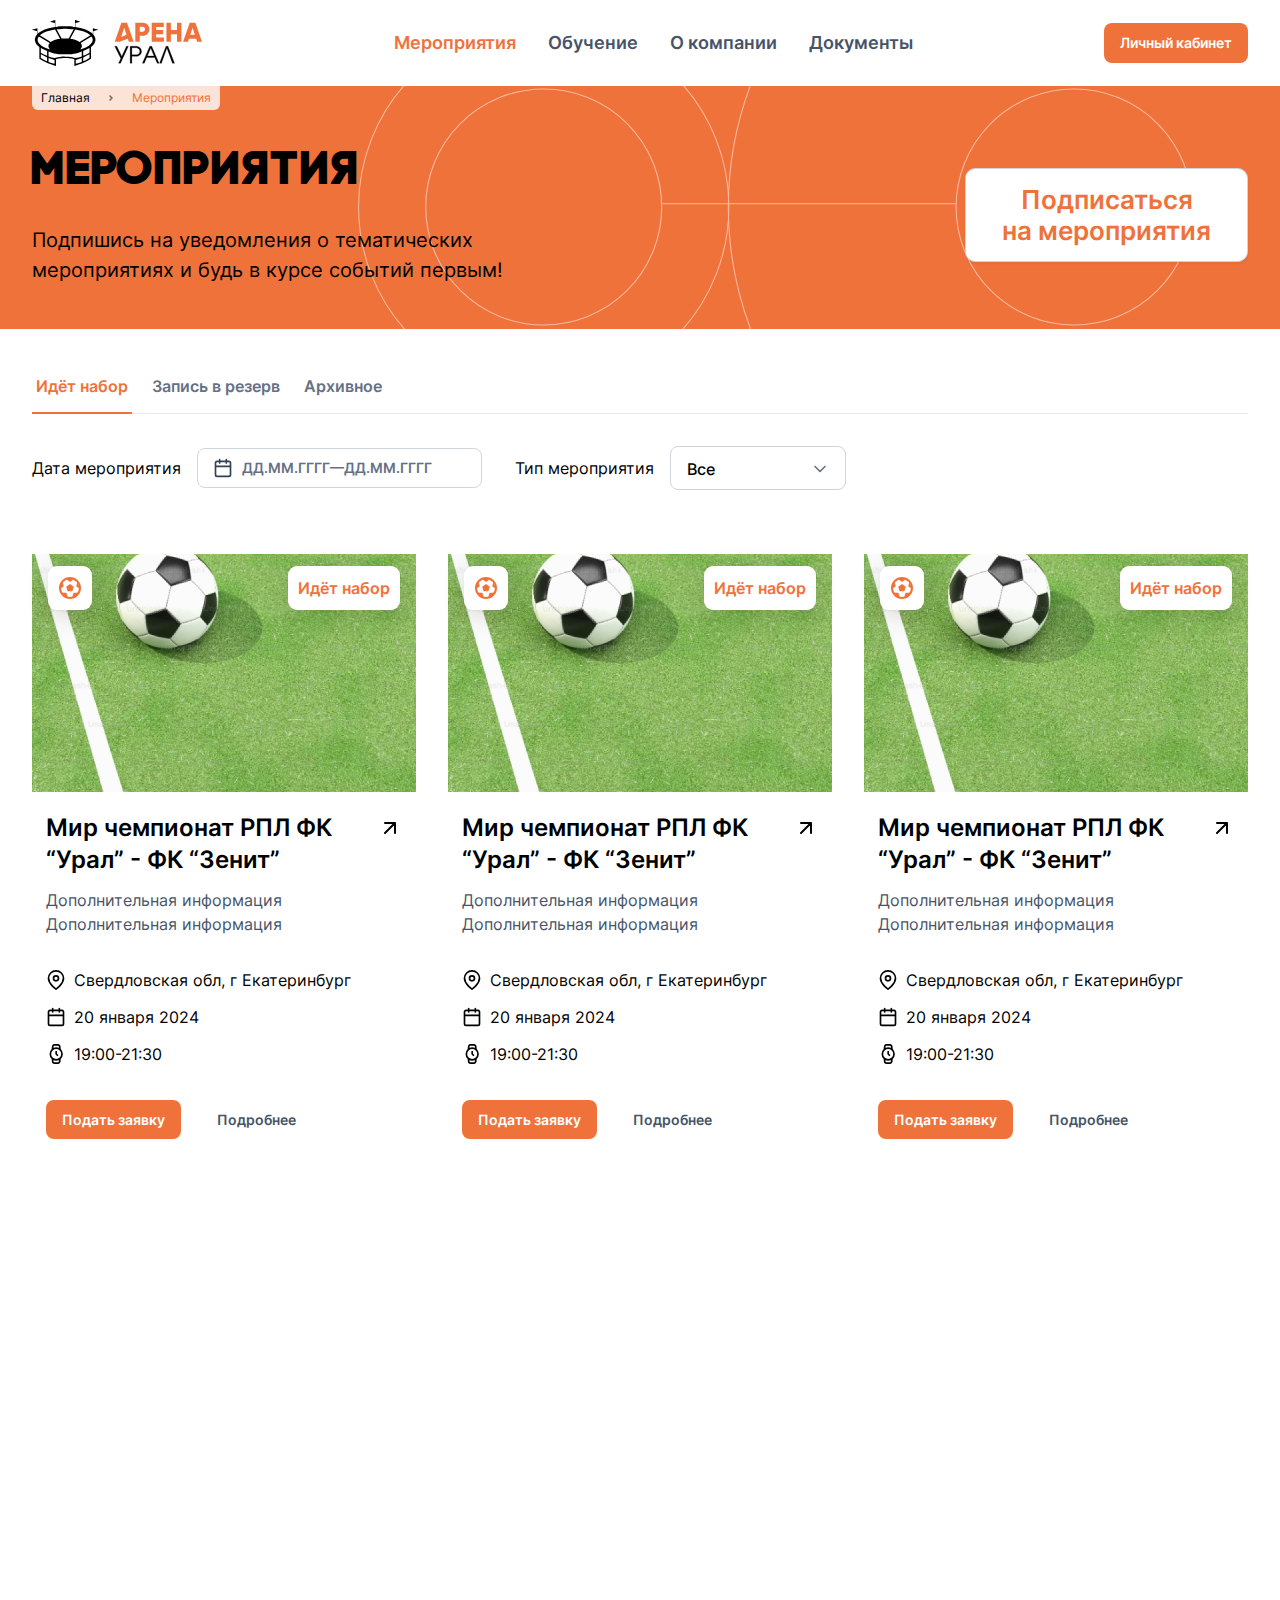
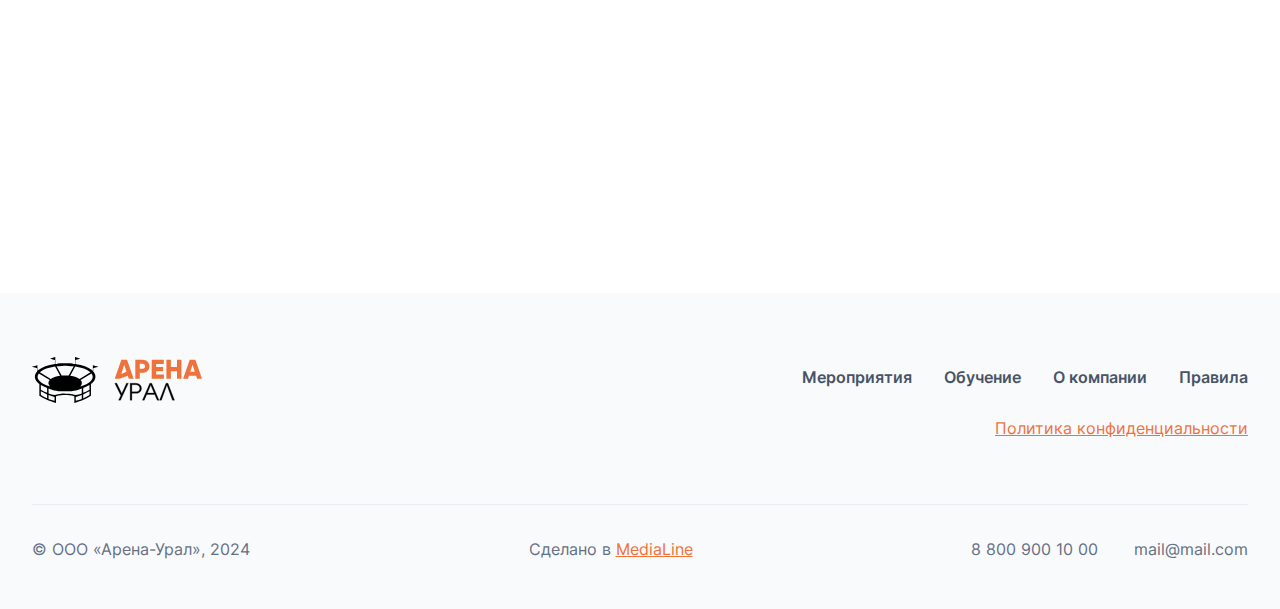
<file: events.html>
<!DOCTYPE html>
<html lang="ru">

<head>
    <meta charset="UTF-8">
    <meta http-equiv="X-UA-Compatible" content="IE=edge">
    <meta name="viewport" content="width=device-width, initial-scale=1.0, maximum-scale=1">
    <meta name="description" content="Арена Урал" />
    <meta name="keywords" content="" />
    <title>Мероприятия</title>
    <!-- Favicons -->
    <link rel="icon" href="favicon.ico" type="image/x-icon">
    <link rel="icon" href="favicon.svg" type="image/svg+xml">
    <link rel="apple-touch-icon-precomposed" sizes="180x180" href="favicons/apple-touch-icon.png">
    <link rel="icon" type="image/png" sizes="32x32" href="favicons/favicon-32x32.png">
    <link rel="icon" type="image/png" sizes="16x16" href="favicons/favicon-16x16.png">
    <link rel="manifest" href="favicons/site.webmanifest">
    <link rel="mask-icon" href="favicons/safari-pinned-tab.svg" color="#000000">
    <meta name="msapplication-TileColor" content="#2d89ef">
    <meta name="msapplication-config" content="favicons/browserconfig.xml">
    <meta name="theme-color" content="#ffffff">

    <!-- шрифты -->
    <link rel="preload" href="fonts/Inter-Regular.woff2" as="font" type="font/woff2" crossorigin="anonymous">
    <link rel="preload" href="fonts/Inter-Medium.woff2" as="font" type="font/woff2" crossorigin="anonymous">
    <link rel="preload" href="fonts/Inter-SemiBold.woff2" as="font" type="font/woff2" crossorigin="anonymous">
    <link rel="preload" href="fonts/Code-Pro-LC.woff2" as="font" type="font/woff2" crossorigin="anonymous">
    <link rel="preload" href="fonts/Code-Pro-Bold.woff2" as="font" type="font/woff2" crossorigin="anonymous">
    <link rel="preload" href="fonts/Code-Pro-Black-LC.woff2" as="font" type="font/woff2" crossorigin="anonymous">

    <link rel="stylesheet" href="vendors/swiper/swiper-bundle.min.css">
    <link rel="stylesheet" href="vendors/select2/select2.min.css">
    <link rel="stylesheet" href="vendors/animate/aos.min.css">
    <link rel="stylesheet" href="vendors/fancybox/jquery.fancybox.min.css">
    <link rel="stylesheet" href="vendors/plyr/plyr.css">
    <link rel="stylesheet" href="css/common.css?15">
</head>
<!-- Для бэкендера: в секциях со слайдером, где, возможно, блоки будут выводиться циклом, есть data-aos-delay="" с  разными значениями. 
    Например: .events_slider у .events_item, и т.д. -->

<body>
    <header class='header'>
        <div class="container">
            <div class="header_row">
                <a href="/" class="logo">
                    <img src="imgs/logo.svg" alt="">
                    <img src="imgs/logo_white.svg" alt="">
                </a>
                <nav class='menu'>
                    <ul>
                        <li><a href="events.html" class='active'>Мероприятия</a></li>
                        <li><a href="training.html">Обучение</a></li>
                        <li><a href="about.html">О компании</a></li>
                        <li><a href="#">Документы</a></li>
                    </ul>
                </nav>
                <a href="#" class='btn btn_small'>Личный кабинет</a>
                <div class='mobile_menu_btn'><span></span></div>
            </div>
            <div class='mobile_menu'>
                <nav class='menu'>
                    <ul>
                        <li><a href="events.html" class='active'>Мероприятия</a></li>
                        <li><a href="training.html">Обучение</a></li>
                        <li><a href="about.html">О компании</a></li>
                        <li><a href="#">Документы</a></li>
                    </ul>
                </nav>
                <div class='social_list'>
                    <a href="#">
                        <img src="imgs/telegram.svg" alt="">
                    </a>
                    <a href="#">
                        <img src="imgs/vk.svg" alt="">
                    </a>
                    <a href="#">
                        <img src="imgs/whatsap.svg" alt="">
                    </a>
                </div>
            </div>
        </div>
    </header>
    <div class='body_content'>
        <main>
            <section class='head bg_svg_block' data-aos="load">
                <svg class='bg_svg' width="100%" height="100%" viewBox="0 0 1945 1268" fill="none"
                    xmlns="http://www.w3.org/2000/svg">
                    <circle cx="1311" cy="634" r="633" stroke-width="2" stroke-miterlimit="10" class="svg-elem-1">
                    </circle>
                    <circle cx="1311" cy="634" r="216" stroke-width="2" stroke-miterlimit="10" class="svg-elem-2">
                    </circle>
                    <circle cx="340" cy="634" r="339" stroke-width="2" stroke-miterlimit="10" class="svg-elem-3">
                    </circle>
                    <circle cx="340" cy="634" r="216" stroke-width="2" stroke-miterlimit="10" class="svg-elem-4">
                    </circle>
                    <path d="M557 628L1095 628" stroke-width="2" stroke-miterlimit="10" class="svg-elem-5">
                    </path>
                </svg>

                <svg class='bg_svg_two' width="531" height="738" viewBox="0 0 531 738" fill="none"
                    xmlns="http://www.w3.org/2000/svg">
                    <circle cx="265.537" cy="265.147" r="264.537" transform="rotate(-90 265.537 265.147)"
                        stroke-width="0.835821" stroke-miterlimit="10" class="svg-elem-1"></circle>
                    <circle cx="265.269" cy="265.147" r="90.2687" transform="rotate(-90 265.269 265.147)"
                        stroke-width="0.835821" stroke-miterlimit="10" class="svg-elem-2"></circle>
                    <ellipse cx="265.5" cy="633.11" rx="103.5" ry="103.5" transform="rotate(-90 265.5 633.11)"
                        stroke-width="0.835821" stroke-miterlimit="10" class="svg-elem-3"></ellipse>
                    <ellipse cx="265.5" cy="633.11" rx="52.5" ry="52.5" transform="rotate(-90 265.5 633.11)"
                        stroke-width="0.835821" stroke-miterlimit="10" class="svg-elem-4"></ellipse>
                    <path d="M265 580.252L265 355.416" stroke-width="0.835821" stroke-miterlimit="10"
                        class="svg-elem-5">
                    </path>
                </svg>
                <div class="container head_container">
                    <ul class='breadcrumb' data-aos="fade-down">
                        <li class='breadcrumb_item'>
                            <a href="/" class='breadcrumb_link'>Главная</a>
                            <span class='breadcrumb_pipe'></span>
                        </li>
                        <li class='breadcrumb_item'>
                            <span class='breadcrumb_link'>Мероприятия</span>
                        </li>
                    </ul>
                    <div class='head_block'>
                        <!-- .head_block_right может и не быть -->
                        <div class='head_block_left' data-aos="fade-left">
                            <h1>мероприятия</h1>
                            <div class='h1_subtitle'>Подпишись на уведомления о тематических мероприятиях и будь в курсе
                                событий
                                первым!</div>
                        </div>
                        <div class='head_block_right' data-aos="fade-up" data-aos-delay="200">
                            <a href="#" class='btn btn_big' data-open-modal="events_subscribe">Подписаться<br> на
                                мероприятия</a>
                        </div>
                    </div>
                </div>
            </section>
            <section>
                <div class="container">
                    <div class='tabs_link_list' data-aos="fade-left" data-aos-delay="200">
                        <a href="#" class='tabs_link_item active'>Идёт набор</a>
                        <a href="#" class='tabs_link_item'>Запись в резерв</a>
                        <a href="#" class='tabs_link_item'>Архивное</a>
                    </div>
                    <div class='filter' data-aos="fade-left" data-aos-delay="300">
                        <div class='label_wrapper'>
                            <div class='label_title'>Дата мероприятия</div>
                            <div class="date_input date_selection_item">
                                <input type="text" class="form_input date_input_input"
                                    placeholder="ДД.ММ.ГГГГ—ДД.ММ.ГГГГ" readonly="">
                                <span class="date_input_clear hide">
                                    <svg class='w20 fill_none'>
                                        <use xlink:href="imgs/sprite.symbol.svg#close"></use>
                                    </svg>
                                </span>
                            </div>
                        </div>
                        <div class='label_wrapper'>
                            <div class='label_title'>Тип мероприятия</div>
                            <select class="category_select select" name="category">
                                <option value="Все">Все</option>
                                <option value="Футбол">Футбол</option>
                                <option value="Хоккей">Хоккей</option>
                                <option value="Другие спортивные мероприятия">Другие спортивные мероприятия</option>
                                <option value="Культурно-массовые мероприятия">Культурно-массовые мероприятия</option>
                            </select>
                        </div>
                    </div>
                    <div class='events_list'>
                        <div class='events_col' data-aos="fade-up" data-aos-delay="100">
                            <div class='events_item'>
                                <div class='label label_cat'>
                                    <svg class='w24 fill_none'>
                                        <use xlink:href="imgs/sprite.symbol.svg#category_football"></use>
                                    </svg>
                                    <!-- остальные иконки категорий -->
                                    <!-- <svg class='w24 fill_none'>
                                            <use xlink:href="imgs/sprite.symbol.svg#category_cultural"></use>
                                        </svg>
                                        <svg class='w24 fill_none'>
                                            <use xlink:href="imgs/sprite.symbol.svg#category_hockey"></use>
                                        </svg>
                                        <svg class='w24 fill_none'>
                                            <use xlink:href="imgs/sprite.symbol.svg#category_sport"></use>
                                        </svg> -->
                                </div>
                                <div class='label label_text'>Идёт набор</div>
                                <div class='item_img'><img src="imgs/events_img.png" alt=""></div>
                                <div class='events_item_body'>
                                    <a href="#" class='item_title'>
                                        <span>
                                            Мир чемпионат РПЛ ФК “Урал” - ФК
                                            “Зенит”
                                        </span>
                                        <svg class='w24 stroke_black'>
                                            <use xlink:href="imgs/sprite.symbol.svg#arrow_up_right"></use>
                                        </svg>
                                    </a>
                                    <div class='events_item_text'>Дополнительная информация Дополнительная
                                        информация
                                    </div>
                                    <ul class='events_item_list'>
                                        <li>
                                            <svg class='w20 fill_none stroke_black'>
                                                <use xlink:href="imgs/sprite.symbol.svg#location"></use>
                                            </svg>
                                            Свердловская обл, г Екатеринбург
                                        </li>
                                        <li>
                                            <svg class='w20 fill_none stroke_black'>
                                                <use xlink:href="imgs/sprite.symbol.svg#calendar"></use>
                                            </svg>
                                            20 января 2024
                                        </li>
                                        <li>
                                            <svg class='w20 fill_none stroke_black'>
                                                <use xlink:href="imgs/sprite.symbol.svg#watch"></use>
                                            </svg>
                                            19:00-21:30
                                        </li>
                                    </ul>
                                </div>
                                <div class='events_item_btns'>
                                    <a href="#" class='btn btn_small'>Подать заявку</a>
                                    <a href="#" class='btn btn_small btn_opacity'>Подробнее</a>
                                </div>
                            </div>
                        </div>
                        <div class='events_col' data-aos="fade-up" data-aos-delay="200">
                            <div class='events_item'>
                                <div class='label label_cat'>
                                    <svg class='w24 fill_none'>
                                        <use xlink:href="imgs/sprite.symbol.svg#category_football"></use>
                                    </svg>
                                    <!-- остальные иконки категорий -->
                                    <!-- <svg class='w24 fill_none'>
                                            <use xlink:href="imgs/sprite.symbol.svg#category_cultural"></use>
                                        </svg>
                                        <svg class='w24 fill_none'>
                                            <use xlink:href="imgs/sprite.symbol.svg#category_hockey"></use>
                                        </svg>
                                        <svg class='w24 fill_none'>
                                            <use xlink:href="imgs/sprite.symbol.svg#category_sport"></use>
                                        </svg> -->
                                </div>
                                <div class='label label_text'>Идёт набор</div>
                                <div class='item_img'><img src="imgs/events_img.png" alt=""></div>
                                <div class='events_item_body'>
                                    <a href="#" class='item_title'>
                                        <span>
                                            Мир чемпионат РПЛ ФК “Урал” - ФК
                                            “Зенит”
                                        </span>
                                        <svg class='w24 stroke_black'>
                                            <use xlink:href="imgs/sprite.symbol.svg#arrow_up_right"></use>
                                        </svg>
                                    </a>
                                    <div class='events_item_text'>Дополнительная информация Дополнительная
                                        информация
                                    </div>
                                    <ul class='events_item_list'>
                                        <li>
                                            <svg class='w20 fill_none stroke_black'>
                                                <use xlink:href="imgs/sprite.symbol.svg#location"></use>
                                            </svg>
                                            Свердловская обл, г Екатеринбург
                                        </li>
                                        <li>
                                            <svg class='w20 fill_none stroke_black'>
                                                <use xlink:href="imgs/sprite.symbol.svg#calendar"></use>
                                            </svg>
                                            20 января 2024
                                        </li>
                                        <li>
                                            <svg class='w20 fill_none stroke_black'>
                                                <use xlink:href="imgs/sprite.symbol.svg#watch"></use>
                                            </svg>
                                            19:00-21:30
                                        </li>
                                    </ul>
                                </div>
                                <div class='events_item_btns'>
                                    <a href="#" class='btn btn_small'>Подать заявку</a>
                                    <a href="#" class='btn btn_small btn_opacity'>Подробнее</a>
                                </div>
                            </div>
                        </div>
                        <div class='events_col' data-aos="fade-up" data-aos-delay="300">
                            <div class='events_item'>
                                <div class='label label_cat'>
                                    <svg class='w24 fill_none'>
                                        <use xlink:href="imgs/sprite.symbol.svg#category_football"></use>
                                    </svg>
                                    <!-- остальные иконки категорий -->
                                    <!-- <svg class='w24 fill_none'>
                                            <use xlink:href="imgs/sprite.symbol.svg#category_cultural"></use>
                                        </svg>
                                        <svg class='w24 fill_none'>
                                            <use xlink:href="imgs/sprite.symbol.svg#category_hockey"></use>
                                        </svg>
                                        <svg class='w24 fill_none'>
                                            <use xlink:href="imgs/sprite.symbol.svg#category_sport"></use>
                                        </svg> -->
                                </div>
                                <div class='label label_text'>Идёт набор</div>
                                <div class='item_img'><img src="imgs/events_img.png" alt=""></div>
                                <div class='events_item_body'>
                                    <a href="#" class='item_title'>
                                        <span>
                                            Мир чемпионат РПЛ ФК “Урал” - ФК
                                            “Зенит”
                                        </span>
                                        <svg class='w24 stroke_black'>
                                            <use xlink:href="imgs/sprite.symbol.svg#arrow_up_right"></use>
                                        </svg>
                                    </a>
                                    <div class='events_item_text'>Дополнительная информация Дополнительная
                                        информация
                                    </div>
                                    <ul class='events_item_list'>
                                        <li>
                                            <svg class='w20 fill_none stroke_black'>
                                                <use xlink:href="imgs/sprite.symbol.svg#location"></use>
                                            </svg>
                                            Свердловская обл, г Екатеринбург
                                        </li>
                                        <li>
                                            <svg class='w20 fill_none stroke_black'>
                                                <use xlink:href="imgs/sprite.symbol.svg#calendar"></use>
                                            </svg>
                                            20 января 2024
                                        </li>
                                        <li>
                                            <svg class='w20 fill_none stroke_black'>
                                                <use xlink:href="imgs/sprite.symbol.svg#watch"></use>
                                            </svg>
                                            19:00-21:30
                                        </li>
                                    </ul>
                                </div>
                                <div class='events_item_btns'>
                                    <a href="#" class='btn btn_small'>Подать заявку</a>
                                    <a href="#" class='btn btn_small btn_opacity'>Подробнее</a>
                                </div>
                            </div>
                        </div>
                        <div class='events_col' data-aos="fade-up" data-aos-delay="400">
                            <div class='events_item'>
                                <div class='label label_cat'>
                                    <svg class='w24 fill_none'>
                                        <use xlink:href="imgs/sprite.symbol.svg#category_football"></use>
                                    </svg>
                                    <!-- остальные иконки категорий -->
                                    <!-- <svg class='w24 fill_none'>
                                            <use xlink:href="imgs/sprite.symbol.svg#category_cultural"></use>
                                        </svg>
                                        <svg class='w24 fill_none'>
                                            <use xlink:href="imgs/sprite.symbol.svg#category_hockey"></use>
                                        </svg>
                                        <svg class='w24 fill_none'>
                                            <use xlink:href="imgs/sprite.symbol.svg#category_sport"></use>
                                        </svg> -->
                                </div>
                                <div class='label label_text'>Идёт набор</div>
                                <div class='item_img'><img src="imgs/events_img.png" alt=""></div>
                                <div class='events_item_body'>
                                    <a href="#" class='item_title'>
                                        <span>
                                            Мир чемпионат РПЛ ФК “Урал” - ФК
                                            “Зенит”
                                        </span>
                                        <svg class='w24 stroke_black'>
                                            <use xlink:href="imgs/sprite.symbol.svg#arrow_up_right"></use>
                                        </svg>
                                    </a>
                                    <div class='events_item_text'>Дополнительная информация Дополнительная
                                        информация
                                    </div>
                                    <ul class='events_item_list'>
                                        <li>
                                            <svg class='w20 fill_none stroke_black'>
                                                <use xlink:href="imgs/sprite.symbol.svg#location"></use>
                                            </svg>
                                            Свердловская обл, г Екатеринбург
                                        </li>
                                        <li>
                                            <svg class='w20 fill_none stroke_black'>
                                                <use xlink:href="imgs/sprite.symbol.svg#calendar"></use>
                                            </svg>
                                            20 января 2024
                                        </li>
                                        <li>
                                            <svg class='w20 fill_none stroke_black'>
                                                <use xlink:href="imgs/sprite.symbol.svg#watch"></use>
                                            </svg>
                                            19:00-21:30
                                        </li>
                                    </ul>
                                </div>
                                <div class='events_item_btns'>
                                    <a href="#" class='btn btn_small'>Подать заявку</a>
                                    <a href="#" class='btn btn_small btn_opacity'>Подробнее</a>
                                </div>
                            </div>
                        </div>
                    </div>
                </div>

            </section>
        </main>
    </div>
    <footer class='footer'>
        <div class="container">
            <div class='footer_top'>
                <a href="/" class="logo"><img src="imgs/logo.svg" alt=""></a>
                <div class='footer_top_right'>
                    <nav class='menu'>
                        <ul>
                            <li><a href="#">Мероприятия</a></li>
                            <li><a href="#">Обучение</a></li>
                            <li><a href="#">О компании</a></li>
                            <li><a href="#">Правила</a></li>
                        </ul>
                    </nav>
                    <a href="#" class='link'>Политика конфиденциальности</a>
                </div>
            </div>
            <div class='footer_bottom'>
                <div>© ООО «Арена-Урал», 2024</div>
                <div>Сделано в <a class='link'>MediaLine</a></div>
                <div class='footer_bottom_link'>
                    <a href="tel:+78009001000">8 800 900 10 00</a>
                    <a href="mailto:mail@mail.com">mail@mail.com</a>
                </div>
            </div>
        </div>
    </footer>

    <div class="modal modal_small" data-modal="events_subscribe">
        <div class="modal-dialog">
            <div class="modal-content">
                <button type="button" class="close" data-modal-close="">
                    <svg class='w24 fill_none'>
                        <use xlink:href="imgs/sprite.symbol.svg#close"></use>
                    </svg>
                </button>
                <div class="modal_body">
                    <div class='modal_icon'>
                        <svg class='w24 fill_none'>
                            <use xlink:href="imgs/sprite.symbol.svg#check"></use>
                        </svg>
                    </div>
                    <!-- Чтобы получить модалку успеха, достаточно разкомментить этот заголовок и скрыть форму -->
                    <!-- <div class='modal_title'>Вы успешно подписались на уведомления о мероприятиях, подробности в почте</div> -->
                    <div class='modal_title'>Выбор категории</div>
                    <form method="post">
                        <label class="form_input_group">
                            <span class="form_input_wrapper">
                                <span class="text_label">E-mail*</span>
                                <input type="email" name="email" placeholder="you@company.com" class="form_input">
                                <span class="text_error">Заполните поле</span>
                            </span>
                        </label>
                        <div class='categories_list'>
                            <div class='categories_col'>
                                <input type="radio" name="categories_type" value="1" checked="checked">
                                <div class='categories_item'>
                                    <div class='categories_item_icon'>
                                        <svg class='w16 fill_none stroke_none'>
                                            <use xlink:href="imgs/sprite.symbol.svg#category_football"></use>
                                        </svg>
                                    </div>
                                    <div>
                                        <div class='categories_item_title'>Футбол</div>
                                        <div class='categories_item_text'>Все мероприятия, связанные с футбольными
                                            матчами и
                                            событиями.</div>
                                    </div>
                                    <div class='categories_item_dot'></div>
                                </div>
                            </div>
                            <div class='categories_col'>
                                <input type="radio" name="categories_type" value="1">
                                <div class='categories_item'>
                                    <div class='categories_item_icon'>
                                        <svg class='w16 fill_none stroke_none'>
                                            <use xlink:href="imgs/sprite.symbol.svg#category_hockey"></use>
                                        </svg>
                                    </div>
                                    <div>
                                        <div class='categories_item_title'>Хоккей</div>
                                        <div class='categories_item_text'>Игры и мероприятия, связанные с хоккеем.</div>
                                    </div>
                                    <div class='categories_item_dot'></div>
                                </div>
                            </div>
                            <div class='categories_col'>
                                <input type="radio" name="categories_type" value="1">
                                <div class='categories_item'>
                                    <div class='categories_item_icon'>
                                        <svg class='w16 fill_none stroke_none'>
                                            <use xlink:href="imgs/sprite.symbol.svg#category_sport"></use>
                                        </svg>
                                    </div>
                                    <div>
                                        <div class='categories_item_title'>Другие спортивные мероприятия</div>
                                        <div class='categories_item_text'>Мероприятия, связанные с другими видами
                                            спорта.</div>
                                    </div>
                                    <div class='categories_item_dot'></div>
                                </div>
                            </div>
                            <div class='categories_col'>
                                <input type="radio" name="categories_type" value="1">
                                <div class='categories_item'>
                                    <div class='categories_item_icon'>
                                        <svg class='w16 fill_none stroke_none'>
                                            <use xlink:href="imgs/sprite.symbol.svg#category_cultural"></use>
                                        </svg>
                                    </div>
                                    <div>
                                        <div class='categories_item_title'>Культурно-массовые мероприятия</div>
                                        <div class='categories_item_text'>Фестивали, концерты, выставки и другие
                                            культурные события.</div>
                                    </div>
                                    <div class='categories_item_dot'></div>
                                </div>
                            </div>
                        </div>
                        <label class='checkbox_block'>
                            <input type="checkbox" checked class="checkbox_block_input">
                            <span class='checkbox_block_caption'>Я даю свое согласие на обработку моих персональных
                                данных в соответствии с законом
                                №152-ФЗ «О персональных данных» от 27.07.2006 и <a href="#">Политикой Компании</a> в
                                области защиты персональных данных</span>
                        </label>
                        <button class="btn" type="submit">Подписаться</button>
                    </form>
                </div>
            </div>
        </div>
        <div class="modal_bg"></div>
    </div>

    <!-- используется только на главной для анимации людей на первом экране -->
    <script src="vendors/gsap/gsap.min.js"></script>

    <script src="vendors/jquery/jquery-3.5.1.min.js"></script>
    <script src="vendors/swiper/swiper-bundle.min.js"></script>
    <script src="vendors/select2/select2.full.min.js"></script>
    <script src="vendors/animate/aos.min.js"></script>
    <script src="vendors/parallax/parallax.min.js"></script>
    <script src="vendors/easepick/easepick.umd.min.js"></script>
    <script src="vendors/imask/imask.js"></script>
    <!-- используется только на стр новости -->
    <script src="vendors/fancybox/jquery.fancybox.min.js"></script>
    <script src="vendors/plyr/plyr.polyfilled.js"></script>

    <script src="js/common.js?10"></script>
</body>

</html>
</file>
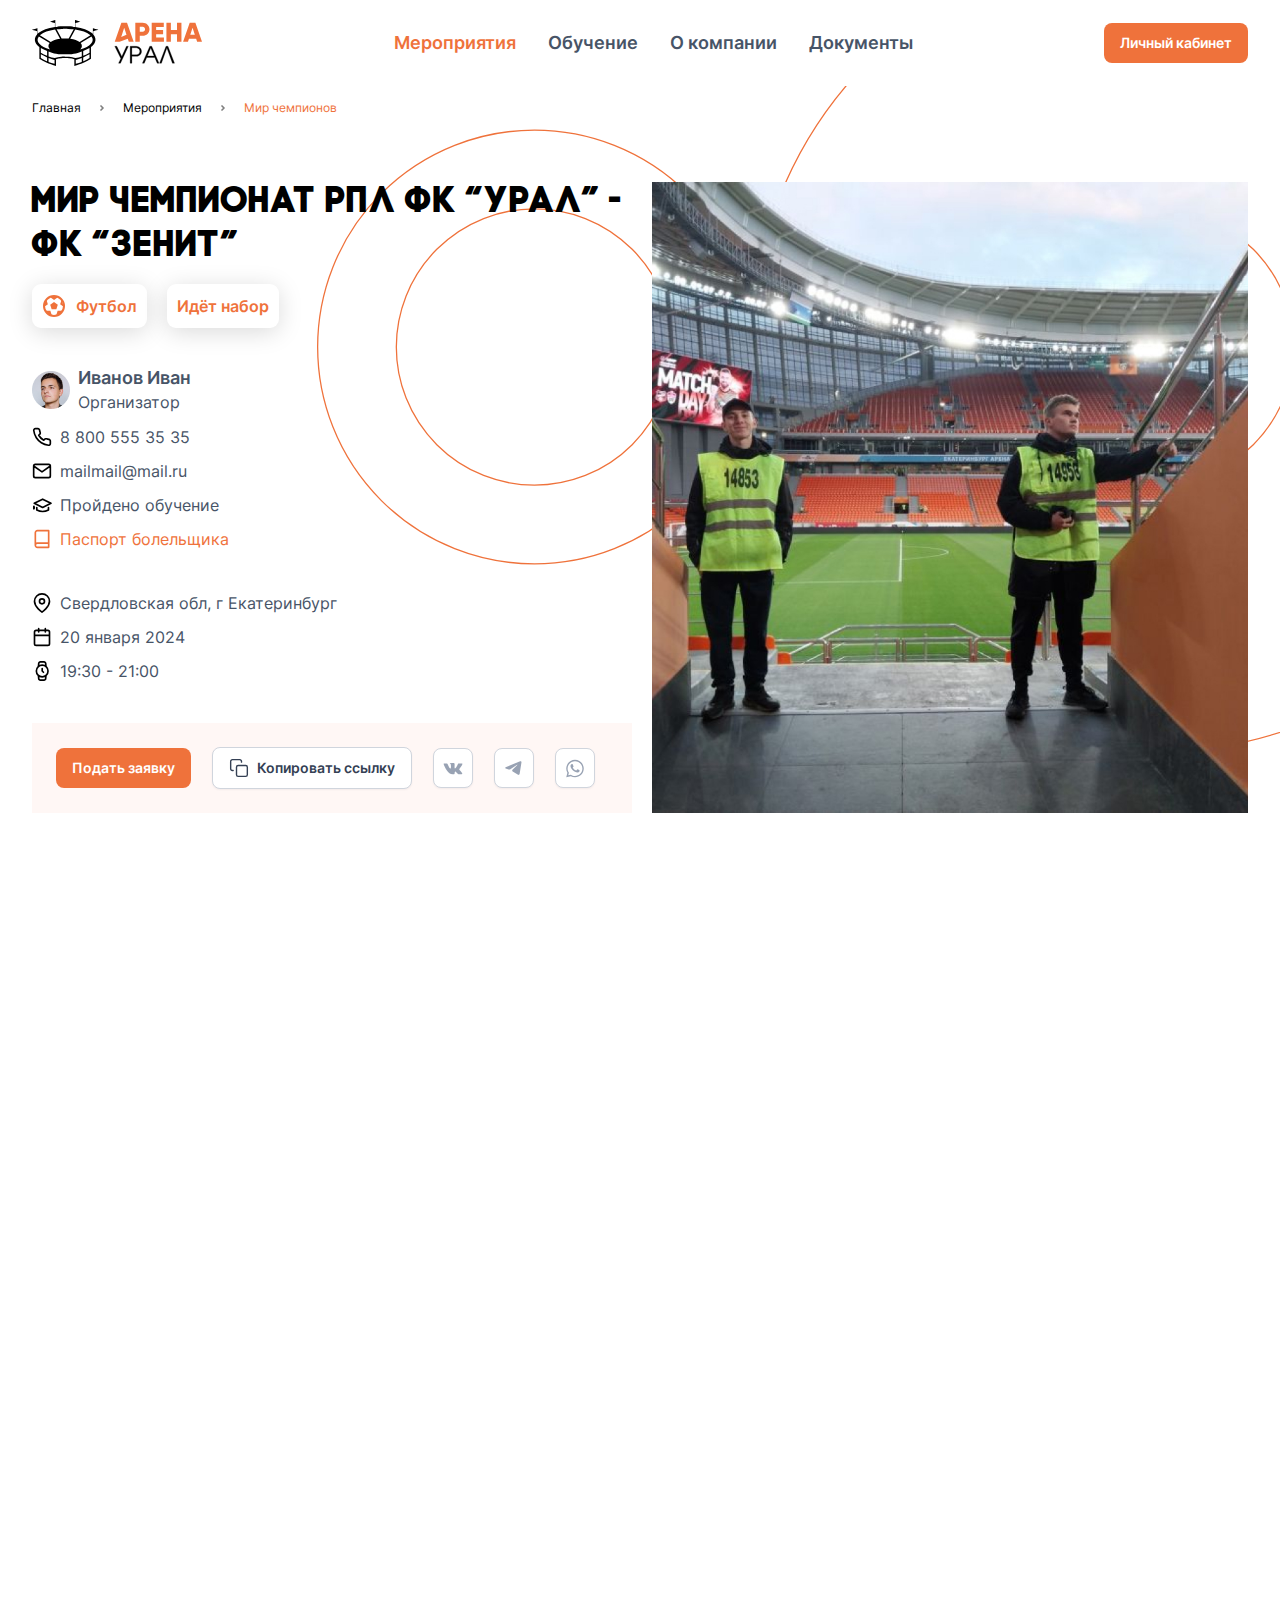
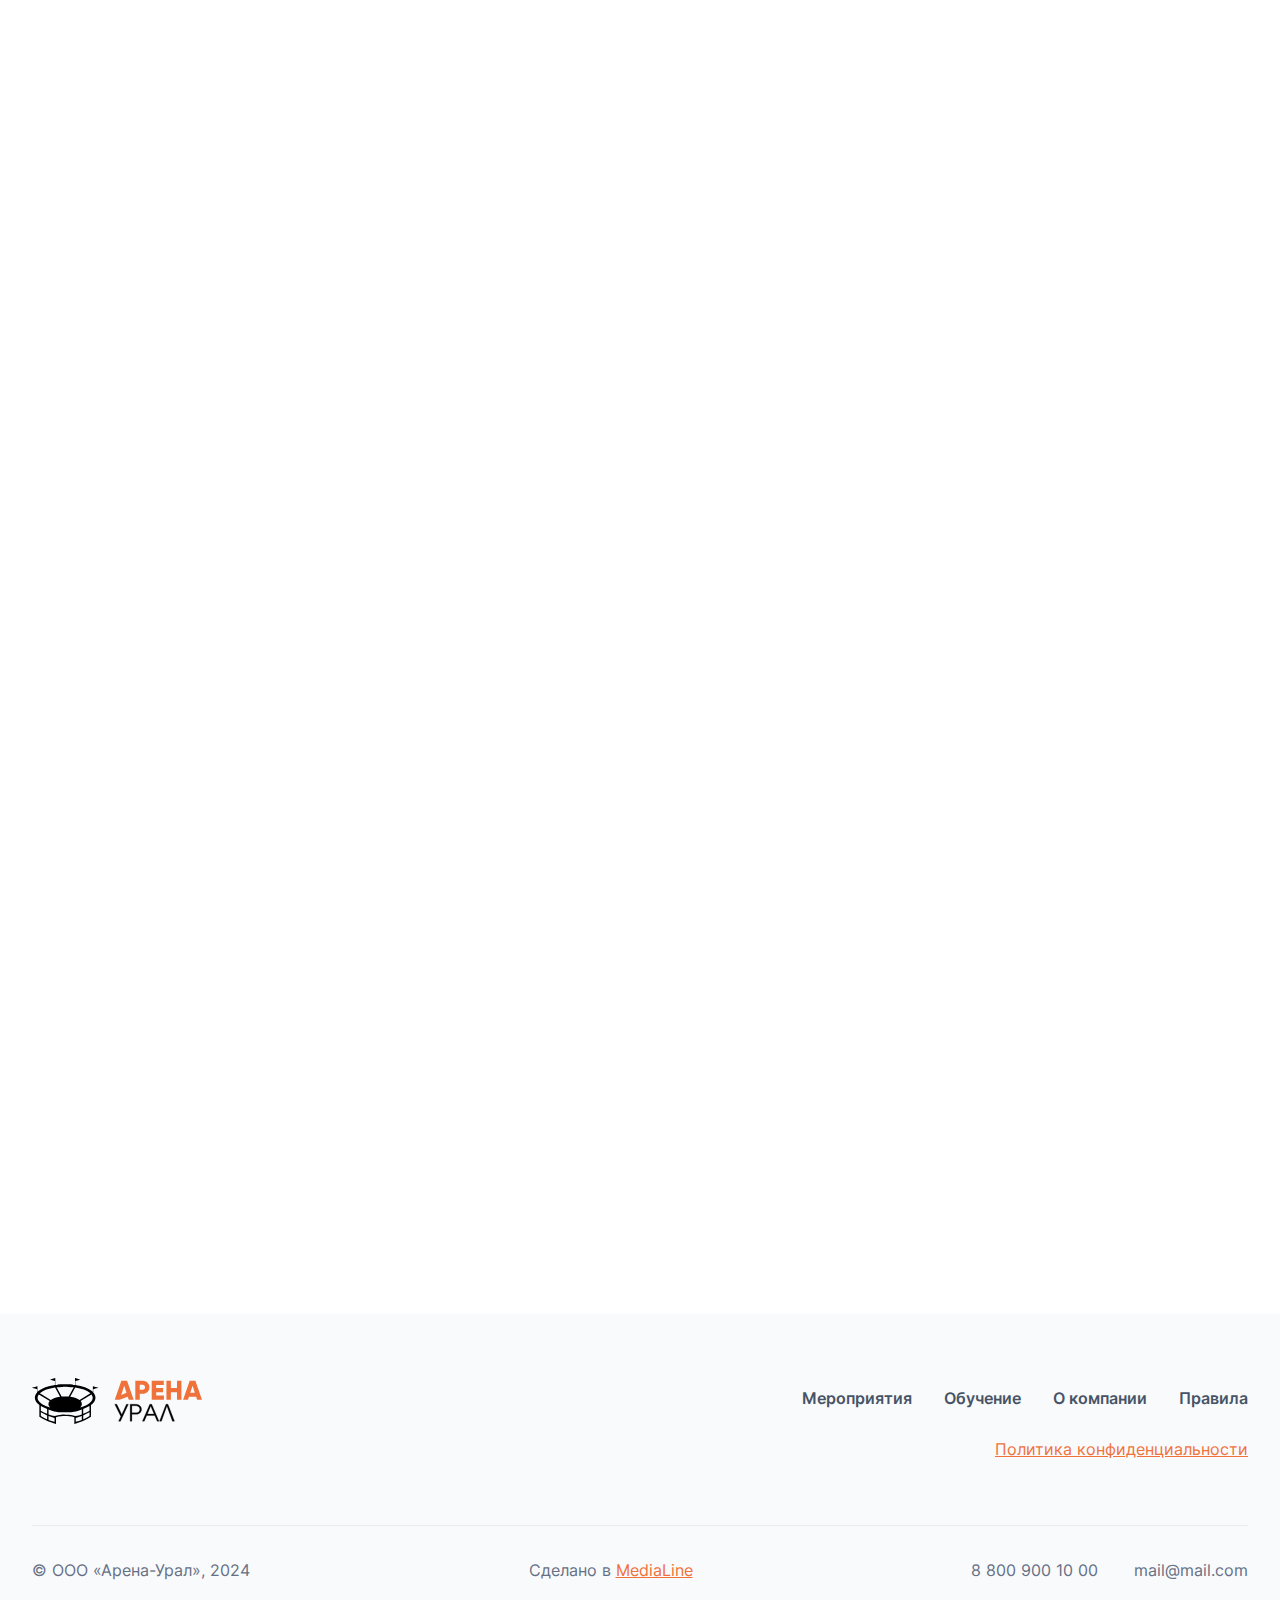
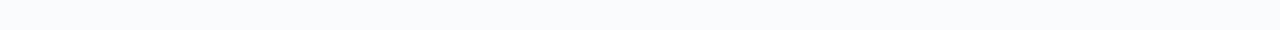
<file: events_item.html>
<!DOCTYPE html>
<html lang="ru">

<head>
    <meta charset="UTF-8">
    <meta http-equiv="X-UA-Compatible" content="IE=edge">
    <meta name="viewport" content="width=device-width, initial-scale=1.0, maximum-scale=1">
    <meta name="description" content="Арена Урал" />
    <meta name="keywords" content="" />
    <title>Мероприятие - Мир чемпионат РПЛ ФК “Урал” - ФК “Зенит”</title>
    <!-- Favicons -->
    <link rel="icon" href="favicon.ico" type="image/x-icon">
    <link rel="icon" href="favicon.svg" type="image/svg+xml">
    <link rel="apple-touch-icon-precomposed" sizes="180x180" href="favicons/apple-touch-icon.png">
    <link rel="icon" type="image/png" sizes="32x32" href="favicons/favicon-32x32.png">
    <link rel="icon" type="image/png" sizes="16x16" href="favicons/favicon-16x16.png">
    <link rel="manifest" href="favicons/site.webmanifest">
    <link rel="mask-icon" href="favicons/safari-pinned-tab.svg" color="#000000">
    <meta name="msapplication-TileColor" content="#2d89ef">
    <meta name="msapplication-config" content="favicons/browserconfig.xml">
    <meta name="theme-color" content="#ffffff">

    <!-- шрифты -->
    <link rel="preload" href="fonts/Inter-Regular.woff2" as="font" type="font/woff2" crossorigin="anonymous">
    <link rel="preload" href="fonts/Inter-Medium.woff2" as="font" type="font/woff2" crossorigin="anonymous">
    <link rel="preload" href="fonts/Inter-SemiBold.woff2" as="font" type="font/woff2" crossorigin="anonymous">
    <link rel="preload" href="fonts/Code-Pro-LC.woff2" as="font" type="font/woff2" crossorigin="anonymous">
    <link rel="preload" href="fonts/Code-Pro-Bold.woff2" as="font" type="font/woff2" crossorigin="anonymous">
    <link rel="preload" href="fonts/Code-Pro-Black-LC.woff2" as="font" type="font/woff2" crossorigin="anonymous">

    <link rel="stylesheet" href="vendors/swiper/swiper-bundle.min.css">
    <link rel="stylesheet" href="vendors/select2/select2.min.css">
    <link rel="stylesheet" href="vendors/animate/aos.min.css">
    <link rel="stylesheet" href="vendors/fancybox/jquery.fancybox.min.css">
    <link rel="stylesheet" href="vendors/plyr/plyr.css">
    <link rel="stylesheet" href="css/common.css?15">
</head>
<!-- Для бэкендера: в секциях со слайдером, где, возможно, блоки будут выводиться циклом, есть data-aos-delay="" с  разными значениями. 
    Например: .events_slider у .events_item, и т.д. -->
<!-- .white_header - класс для страниц с белым хедером на мобилке -->
<!-- .additional_page - класс для секций как например на стр одного мероптияния или одной новости -->

<body class='white_header'>
    <header class='header'>
        <div class="container">
            <div class="header_row">
                <a href="/" class="logo">
                    <img src="imgs/logo.svg" alt="">
                    <img src="imgs/logo_white.svg" alt="">
                </a>
                <nav class='menu'>
                    <ul>
                        <li><a href="events.html" class='active'>Мероприятия</a></li>
                        <li><a href="training.html">Обучение</a></li>
                        <li><a href="about.html">О компании</a></li>
                        <li><a href="#">Документы</a></li>
                    </ul>
                </nav>
                <a href="#" class='btn btn_small'>Личный кабинет</a>
                <div class='mobile_menu_btn'><span></span></div>
            </div>
            <div class='mobile_menu'>
                <nav class='menu'>
                    <ul>
                        <li><a href="events.html" class='active'>Мероприятия</a></li>
                        <li><a href="training.html">Обучение</a></li>
                        <li><a href="about.html">О компании</a></li>
                        <li><a href="#">Документы</a></li>
                    </ul>
                </nav>
                <div class='social_list'>
                    <a href="#">
                        <img src="imgs/telegram.svg" alt="">
                    </a>
                    <a href="#">
                        <img src="imgs/vk.svg" alt="">
                    </a>
                    <a href="#">
                        <img src="imgs/whatsap.svg" alt="">
                    </a>
                </div>
            </div>
        </div>
    </header>
    <div class='body_content'>
        <main>
            <section class='additional_page event_page'>
                <div class='additional_page_wrapper bg_svg_block bg_svg_orange' data-aos="load">
                    <svg class='bg_svg' width="100%" height="100%" viewBox="0 0 1945 1268" fill="none"
                        xmlns="http://www.w3.org/2000/svg">
                        <circle cx="1311" cy="634" r="633" stroke-width="2" stroke-miterlimit="10" class="svg-elem-1">
                        </circle>
                        <circle cx="1311" cy="634" r="216" stroke-width="2" stroke-miterlimit="10" class="svg-elem-2">
                        </circle>
                        <circle cx="340" cy="634" r="339" stroke-width="2" stroke-miterlimit="10" class="svg-elem-3">
                        </circle>
                        <circle cx="340" cy="634" r="216" stroke-width="2" stroke-miterlimit="10" class="svg-elem-4">
                        </circle>
                        <path d="M557 628L1095 628" stroke-width="2" stroke-miterlimit="10" class="svg-elem-5">
                        </path>
                    </svg>
                    <svg class='bg_svg_two' width="531" height="738" viewBox="0 0 531 738" fill="none"
                        xmlns="http://www.w3.org/2000/svg">
                        <circle cx="265.537" cy="265.147" r="264.537" transform="rotate(-90 265.537 265.147)"
                            stroke-width="0.835821" stroke-miterlimit="10" class="svg-elem-1"></circle>
                        <circle cx="265.269" cy="265.147" r="90.2687" transform="rotate(-90 265.269 265.147)"
                            stroke-width="0.835821" stroke-miterlimit="10" class="svg-elem-2"></circle>
                        <ellipse cx="265.5" cy="633.11" rx="103.5" ry="103.5" transform="rotate(-90 265.5 633.11)"
                            stroke-width="0.835821" stroke-miterlimit="10" class="svg-elem-3"></ellipse>
                        <ellipse cx="265.5" cy="633.11" rx="52.5" ry="52.5" transform="rotate(-90 265.5 633.11)"
                            stroke-width="0.835821" stroke-miterlimit="10" class="svg-elem-4"></ellipse>
                        <path d="M265 580.252L265 355.416" stroke-width="0.835821" stroke-miterlimit="10"
                            class="svg-elem-5">
                        </path>
                    </svg>
                    <div class="container">
                        <ul class='breadcrumb' data-aos="fade-down">
                            <li class='breadcrumb_item'>
                                <a href="/" class='breadcrumb_link'>Главная</a>
                                <span class='breadcrumb_pipe'></span>
                            </li>
                            <li class='breadcrumb_item'>
                                <a href="/" class='breadcrumb_link'>Мероприятия</a>
                                <span class='breadcrumb_pipe'></span>
                            </li>
                            <li class='breadcrumb_item'>
                                <span class='breadcrumb_link'>Мир чемпионов</span>
                            </li>
                        </ul>
                        <div class='event_block'>
                            <div class='event_block_left'>
                                <h1 data-aos="fade-up">Мир чемпионат РПЛ ФК “Урал” - ФК “Зенит”</h1>

                                <div class='labels' data-aos="fade-up">
                                    <div class="label label_cat">
                                        <svg class="w24 fill_none stroke_none">
                                            <use xlink:href="imgs/sprite.symbol.svg#category_football"></use>
                                        </svg>
                                        Футбол
                                    </div>
                                    <div class="label label_text">Идёт набор</div>
                                </div>
                                <div class='user_block' data-aos="fade-up" data-aos-delay="200">
                                    <div class='user_block_img'><img src="imgs/user.png" alt=""></div>
                                    <div>
                                        <div class='user_block_name'>Иванов Иван</div>
                                        <div class='user_block_post'>Организатор</div>
                                    </div>
                                </div>
                                <ul class='info_list' data-aos="fade-up" data-aos-delay="300">
                                    <li>
                                        <svg class="w20 fill_none  stroke_black">
                                            <use xlink:href="imgs/sprite.symbol.svg#phone"></use>
                                        </svg>
                                        8 800 555 35 35
                                    </li>
                                    <li>
                                        <svg class="w20 fill_none stroke_black">
                                            <use xlink:href="imgs/sprite.symbol.svg#mail"></use>
                                        </svg>
                                        mailmail@mail.ru
                                    </li>
                                    <li>
                                        <svg class="w20 fill_none stroke_black">
                                            <use xlink:href="imgs/sprite.symbol.svg#study"></use>
                                        </svg>
                                        Пройдено обучение
                                    </li>
                                    <li class='orange'>
                                        <svg class="w20 fill_none stroke_black">
                                            <use xlink:href="imgs/sprite.symbol.svg#passport"></use>
                                        </svg>
                                        Паспорт болельщика
                                    </li>
                                </ul>
                                <ul class='info_list' data-aos="fade-up" data-aos-delay="400">
                                    <li>
                                        <svg class="w20 fill_none stroke_black">
                                            <use xlink:href="imgs/sprite.symbol.svg#location"></use>
                                        </svg>
                                        Свердловская обл, г Екатеринбург
                                    </li>
                                    <li>
                                        <svg class="w20 fill_none stroke_black">
                                            <use xlink:href="imgs/sprite.symbol.svg#calendar"></use>
                                        </svg>
                                        20 января 2024
                                    </li>
                                    <li>
                                        <svg class="w20 fill_none stroke_black">
                                            <use xlink:href="imgs/sprite.symbol.svg#watch"></use>
                                        </svg>
                                        19:30 - 21:00
                                    </li>
                                </ul>
                                <div class='share_block share_block_bg' data-aos="fade-left">
                                    <div class='btn btn_small'>Подать заявку</div>
                                    <div class='btn btn_small btn_icon btn_white copy_block'>
                                        <svg class="w20 fill_none">
                                            <use xlink:href="imgs/sprite.symbol.svg#copy"></use>
                                        </svg>
                                        Копировать ссылку
                                        <span>Скопированно</span>
                                    </div>
                                    <div class='social_list_white'>
                                        <a href="#">
                                            <svg class="w20">
                                                <use xlink:href="imgs/sprite.symbol.svg#vk"></use>
                                            </svg>
                                        </a>
                                        <a href="#">
                                            <svg class="w20">
                                                <use xlink:href="imgs/sprite.symbol.svg#telegram"></use>
                                            </svg>
                                        </a>
                                        <a href="#">
                                            <svg class="w20">
                                                <use xlink:href="imgs/sprite.symbol.svg#whatsap"></use>
                                            </svg>
                                        </a>
                                    </div>
                                </div>
                            </div>
                            <div class='event_block_right'>
                                <div class='event_block_img' data-aos="zoom-in"><img src="imgs/Image.jpg" alt=""></div>
                            </div>
                        </div>
                    </div>
                </div>
                <div class='lines_bottom'>
                    <span></span>
                    <span></span>
                    <span></span>
                    <span></span>
                </div>
            </section>
            <section>
                <div class="container">
                    <div class="events_data">
                        <div class='events_data_col' data-aos="fade-up" data-aos-delay="100">
                            <div class='events_data_item'>
                                <div class='events_data_icon'><img src="imgs/icons/rocket.svg" alt=""></div>
                                <div class='events_data_title'>Трансфер</div>
                                <div class='events_data_text'>будет или нет организован трансфер</div>
                            </div>
                        </div>
                        <div class='events_data_col' data-aos="fade-up" data-aos-delay="200">
                            <div class='events_data_item'>
                                <div class='events_data_icon'><img src="imgs/icons/activity.svg" alt=""></div>
                                <div class='events_data_title'>Парковка</div>
                                <div class='events_data_text'>наличие парковки,<br> да/нет</div>
                            </div>
                        </div>
                        <div class='events_data_col' data-aos="fade-up" data-aos-delay="300">
                            <div class='events_data_item'>
                                <div class='events_data_icon'><img src="imgs/icons/coffee.svg" alt=""></div>
                                <div class='events_data_title'>Питание</div>
                                <div class='events_data_text'>да/нет, включено/не включено</div>
                            </div>
                        </div>
                        <div class='events_data_col' data-aos="fade-up" data-aos-delay="400">
                            <div class='events_data_item'>
                                <div class='events_data_icon'><img src="imgs/icons/coin-stack.svg" alt=""></div>
                                <div class='events_data_title'>Вознаграждение <br>за участие</div>
                                <div class='events_data_text'>Есть или нет</div>
                            </div>
                        </div>
                    </div>
                    <!-- постаралась сделать как будто это из админки выводится через тинимайс, на стр новости весь контент так же обернут в  .content-->
                    <div class='content' data-aos="fade-up">
                        <h2>Описание</h2>
                        <p> Mi tincidunt elit, id quisque ligula ac diam, amet. Vel etiam suspendisse morbi eleifend
                            faucibus eget vestibulum felis. Dictum qui<a href="#">e arcu amet</a>s montes, sit sit.
                            Tellus aliquam enim urna,
                            etiam. Mauris posuere vulputate arcu amet, vitae nisi, tellus tincidunt. At feugiat sapien
                            varius id.</p>
                        <p>Eget quis mi enim, leo lacinia pharetra, semper. Eget in volutpat mollis at volutpat lectus
                            velit, sed auctor. Porttitor fames arcu quis fusce augue enim. Quis at habitant diam at.
                            Suscipit tristique risus, at donec. In turpis vel et quam imperdiet. Ipsum molestie aliquet
                            sodales id est ac volutpat.</p>
                        <hr>
                        <h2>Условия участия/Требования к участникам</h2>
                        <div class='requirements_list'>
                            <div class="requirements_item">
                                <div class="requirements_item_btn">
                                    Особые требования к одежде или личному снаряжению
                                    <div class='requirements_item_btn_text'>
                                        <svg class="w20 fill_none stroke_black_two">
                                            <use xlink:href="imgs/sprite.symbol.svg#chevron_left"></use>
                                        </svg>
                                    </div>
                                </div>
                                <div class="requirements_item_content">
                                    <p>
                                        Lorem ipsum dolor sit amet, consectetur adipiscing elit, sed do eiusmod tempor
                                        incididunt ut labore et dolore magna aliqua. Ut enim ad minim veniam, quis
                                        nostrud exercitation ullamco laboris nisi ut aliquip ex ea commodo consequat.
                                        Duis aute irure dolor in reprehenderit in volu
                                    </p>
                                </div>
                            </div>
                            <div class="requirements_item">
                                <div class="requirements_item_btn">
                                    Лица, достигшие 18 лет
                                    <div class='requirements_item_btn_text'>
                                        <svg class="w20 fill_none stroke_black_two">
                                            <use xlink:href="imgs/sprite.symbol.svg#chevron_left"></use>
                                        </svg>
                                    </div>
                                </div>
                                <div class="requirements_item_content">
                                    <p>
                                        Lorem ipsum dolor sit amet, consectetur adipiscing elit, sed do eiusmod tempor
                                        incididunt ut labore et dolore magna aliqua. Ut enim ad minim veniam, quis
                                        nostrud exercitation ullamco laboris nisi ut aliquip ex ea commodo consequat.
                                        Duis aute irure dolor in reprehenderit in voluptate velit esse cillum dolore eu
                                        fugiat nulla pariatur. Excepteur sint occaecat cupidatat non proident, sunt in
                                        culpa qui officia deserunt mollit anim id est laborum.
                                    </p>
                                </div>
                            </div>
                            <div class="requirements_item">
                                <div class="requirements_item_btn">
                                    Лица, имеющие гражданство РФ
                                    <div class='requirements_item_btn_text'>
                                        <svg class="w20 fill_none stroke_black_two">
                                            <use xlink:href="imgs/sprite.symbol.svg#chevron_left"></use>
                                        </svg>
                                    </div>
                                </div>
                                <div class="requirements_item_content">
                                    <p>
                                        Lorem ipsum dolor sit amet, consec
                                    </p>
                                </div>
                            </div>
                            <div class="requirements_item">
                                <div class="requirements_item_btn">
                                    Взять с собой паспорт
                                    <div class='requirements_item_btn_text'>
                                        <svg class="w20 fill_none stroke_black_two">
                                            <use xlink:href="imgs/sprite.symbol.svg#chevron_left"></use>
                                        </svg>
                                    </div>
                                </div>
                                <div class="requirements_item_content">
                                    <p>
                                        Lorem ipsum dolor sit amet, consectetur adipiscing elit, sed do eiusmod tempor
                                        incididunt ut labore et dolore magna
                                    </p>
                                </div>
                            </div>
                        </div>
                        <hr>
                        <h2>Правила и регуляции</h2>
                        <p> Mi tincidunt elit, id quisque ligula ac diam, amet. Vel etiam suspendisse morbi eleifend
                            faucibus eget vestibulum felis. Dictum quis montes, sit sit. Tellus aliquam enim urna,
                            etiam. Mauris posuere vulputat<a href="#">e arcu amet</a>, vitae nisi, tellus tincidunt. At
                            feugiat sapien
                            varius id.</p>
                        <p>Eget quis mi enim, leo lacinia pharetra, semper. Eget in volutpat mollis at volutpat lectus
                            velit, sed auctor. Porttitor fames arcu quis fusce augue enim. Quis at habitant diam at.
                            Suscipit tristique risus, at donec. In turpis vel et quam imperdiet. Ipsum molestie aliquet
                            sodales id est ac volutpat.</p>
                        <hr>
                    </div>
                </div>
            </section>
        </main>
    </div>
    <footer class='footer'>
        <div class="container">
            <div class='footer_top'>
                <a href="/" class="logo"><img src="imgs/logo.svg" alt=""></a>
                <div class='footer_top_right'>
                    <nav class='menu'>
                        <ul>
                            <li><a href="#">Мероприятия</a></li>
                            <li><a href="#">Обучение</a></li>
                            <li><a href="#">О компании</a></li>
                            <li><a href="#">Правила</a></li>
                        </ul>
                    </nav>
                    <a href="#" class='link'>Политика конфиденциальности</a>
                </div>
            </div>
            <div class='footer_bottom'>
                <div>© ООО «Арена-Урал», 2024</div>
                <div>Сделано в <a class='link'>MediaLine</a></div>
                <div class='footer_bottom_link'>
                    <a href="tel:+78009001000">8 800 900 10 00</a>
                    <a href="mailto:mail@mail.com">mail@mail.com</a>
                </div>
            </div>
        </div>
    </footer>

    <!-- используется только на главной для анимации людей на первом экране -->
    <script src="vendors/gsap/gsap.min.js"></script>

    <script src="vendors/jquery/jquery-3.5.1.min.js"></script>
    <script src="vendors/swiper/swiper-bundle.min.js"></script>
    <script src="vendors/select2/select2.full.min.js"></script>
    <script src="vendors/animate/aos.min.js"></script>
    <script src="vendors/parallax/parallax.min.js"></script>
    <script src="vendors/easepick/easepick.umd.min.js"></script>
    <script src="vendors/imask/imask.js"></script>
    <!-- используется только на стр новости -->
    <script src="vendors/fancybox/jquery.fancybox.min.js"></script>
    <script src="vendors/plyr/plyr.polyfilled.js"></script>

    <script src="js/common.js?10"></script>
</body>

</html>
</file>
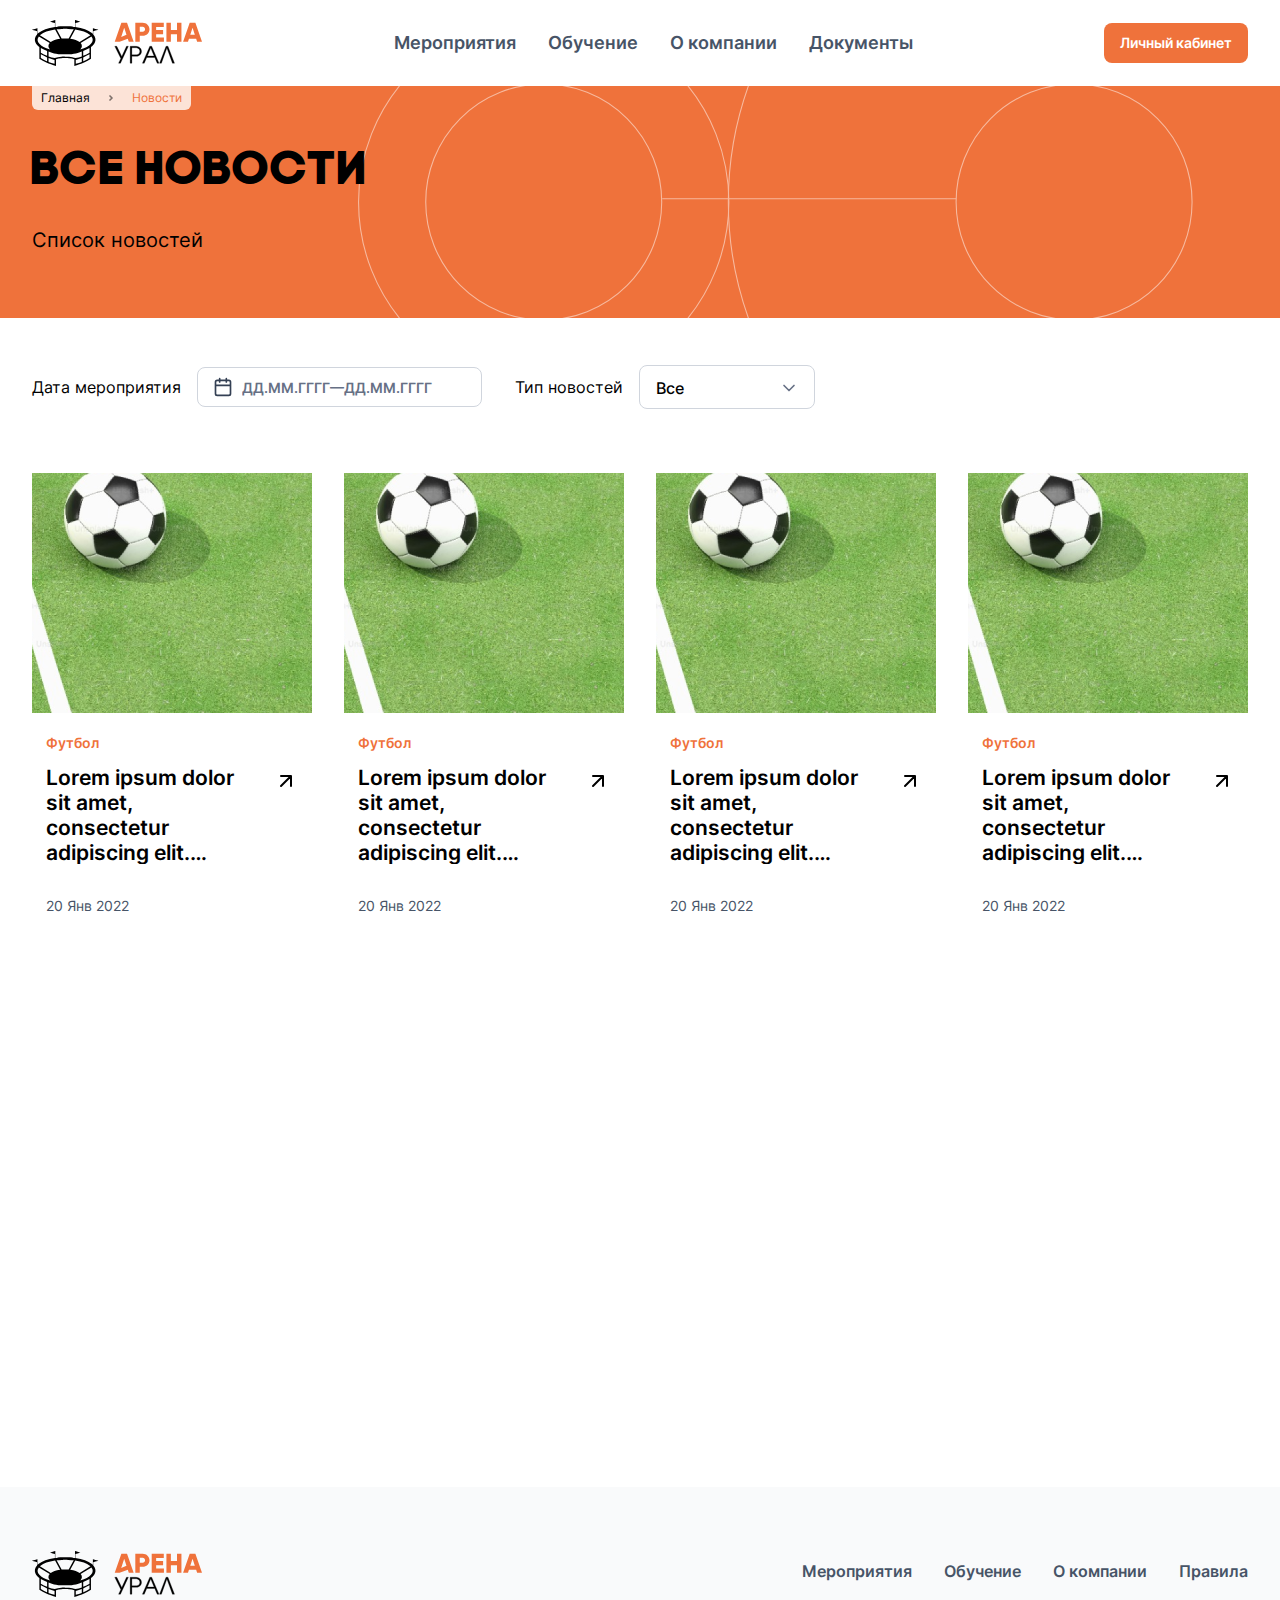
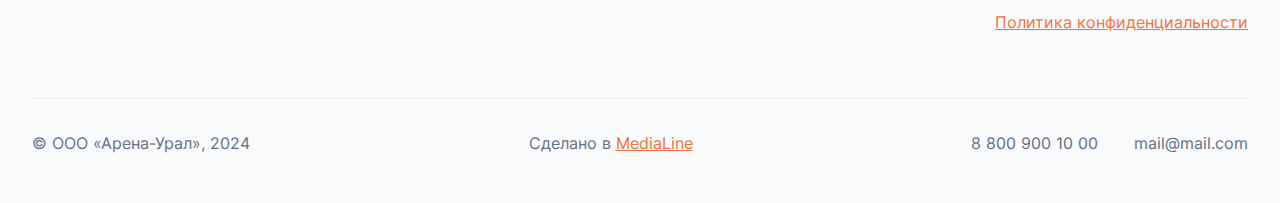
<file: news.html>
<!DOCTYPE html>
<html lang="ru">

<head>
    <meta charset="UTF-8">
    <meta http-equiv="X-UA-Compatible" content="IE=edge">
    <meta name="viewport" content="width=device-width, initial-scale=1.0, maximum-scale=1">
    <meta name="description" content="Арена Урал" />
    <meta name="keywords" content="" />
    <title>Новости</title>
    <!-- Favicons -->
    <link rel="icon" href="favicon.ico" type="image/x-icon">
    <link rel="icon" href="favicon.svg" type="image/svg+xml">
    <link rel="apple-touch-icon-precomposed" sizes="180x180" href="favicons/apple-touch-icon.png">
    <link rel="icon" type="image/png" sizes="32x32" href="favicons/favicon-32x32.png">
    <link rel="icon" type="image/png" sizes="16x16" href="favicons/favicon-16x16.png">
    <link rel="manifest" href="favicons/site.webmanifest">
    <link rel="mask-icon" href="favicons/safari-pinned-tab.svg" color="#000000">
    <meta name="msapplication-TileColor" content="#2d89ef">
    <meta name="msapplication-config" content="favicons/browserconfig.xml">
    <meta name="theme-color" content="#ffffff">

    <!-- шрифты -->
    <link rel="preload" href="fonts/Inter-Regular.woff2" as="font" type="font/woff2" crossorigin="anonymous">
    <link rel="preload" href="fonts/Inter-Medium.woff2" as="font" type="font/woff2" crossorigin="anonymous">
    <link rel="preload" href="fonts/Inter-SemiBold.woff2" as="font" type="font/woff2" crossorigin="anonymous">
    <link rel="preload" href="fonts/Code-Pro-LC.woff2" as="font" type="font/woff2" crossorigin="anonymous">
    <link rel="preload" href="fonts/Code-Pro-Bold.woff2" as="font" type="font/woff2" crossorigin="anonymous">
    <link rel="preload" href="fonts/Code-Pro-Black-LC.woff2" as="font" type="font/woff2" crossorigin="anonymous">

    <link rel="stylesheet" href="vendors/swiper/swiper-bundle.min.css">
    <link rel="stylesheet" href="vendors/select2/select2.min.css">
    <link rel="stylesheet" href="vendors/animate/aos.min.css">
    <link rel="stylesheet" href="vendors/fancybox/jquery.fancybox.min.css">
    <link rel="stylesheet" href="vendors/plyr/plyr.css">
    <link rel="stylesheet" href="css/common.css?15">

</head>
<!-- Для бэкендера: в секциях со слайдером, где, возможно, блоки будут выводиться циклом, есть data-aos-delay="" с  разными значениями. 
    Например: .events_slider у .events_item, и т.д. -->

<body>
    <header class='header'>
        <div class="container">
            <div class="header_row">
                <a href="/" class="logo">
                    <img src="imgs/logo.svg" alt="">
                    <img src="imgs/logo_white.svg" alt="">
                </a>
                <nav class='menu'>
                    <ul>
                        <li><a href="events.html">Мероприятия</a></li>
                        <li><a href="training.html">Обучение</a></li>
                        <li><a href="about.html">О компании</a></li>
                        <li><a href="#">Документы</a></li>
                    </ul>
                </nav>
                <a href="#" class='btn btn_small'>Личный кабинет</a>
                <div class='mobile_menu_btn'><span></span></div>
            </div>
            <div class='mobile_menu'>
                <nav class='menu'>
                    <ul>
                        <li><a href="events.html">Мероприятия</a></li>
                        <li><a href="training.html">Обучение</a></li>
                        <li><a href="about.html">О компании</a></li>
                        <li><a href="#">Документы</a></li>
                    </ul>
                </nav>
                <div class='social_list'>
                    <a href="#">
                        <img src="imgs/telegram.svg" alt="">
                    </a>
                    <a href="#">
                        <img src="imgs/vk.svg" alt="">
                    </a>
                    <a href="#">
                        <img src="imgs/whatsap.svg" alt="">
                    </a>
                </div>
            </div>
        </div>
    </header>
    <div class='body_content'>
        <main>
            <section class='head bg_svg_block' data-aos="load">
                <svg class='bg_svg' width="100%" height="100%" viewBox="0 0 1945 1268" fill="none"
                    xmlns="http://www.w3.org/2000/svg">
                    <circle cx="1311" cy="634" r="633" stroke-width="2" stroke-miterlimit="10" class="svg-elem-1">
                    </circle>
                    <circle cx="1311" cy="634" r="216" stroke-width="2" stroke-miterlimit="10" class="svg-elem-2">
                    </circle>
                    <circle cx="340" cy="634" r="339" stroke-width="2" stroke-miterlimit="10" class="svg-elem-3">
                    </circle>
                    <circle cx="340" cy="634" r="216" stroke-width="2" stroke-miterlimit="10" class="svg-elem-4">
                    </circle>
                    <path d="M557 628L1095 628" stroke-width="2" stroke-miterlimit="10" class="svg-elem-5">
                    </path>
                </svg>

                <svg class='bg_svg_two' width="531" height="738" viewBox="0 0 531 738" fill="none"
                    xmlns="http://www.w3.org/2000/svg">
                    <circle cx="265.537" cy="265.147" r="264.537" transform="rotate(-90 265.537 265.147)"
                        stroke-width="0.835821" stroke-miterlimit="10" class="svg-elem-1"></circle>
                    <circle cx="265.269" cy="265.147" r="90.2687" transform="rotate(-90 265.269 265.147)"
                        stroke-width="0.835821" stroke-miterlimit="10" class="svg-elem-2"></circle>
                    <ellipse cx="265.5" cy="633.11" rx="103.5" ry="103.5" transform="rotate(-90 265.5 633.11)"
                        stroke-width="0.835821" stroke-miterlimit="10" class="svg-elem-3"></ellipse>
                    <ellipse cx="265.5" cy="633.11" rx="52.5" ry="52.5" transform="rotate(-90 265.5 633.11)"
                        stroke-width="0.835821" stroke-miterlimit="10" class="svg-elem-4"></ellipse>
                    <path d="M265 580.252L265 355.416" stroke-width="0.835821" stroke-miterlimit="10"
                        class="svg-elem-5">
                    </path>
                </svg>
                <div class="container head_container">
                    <ul class='breadcrumb' data-aos="fade-down">
                        <li class='breadcrumb_item'>
                            <a href="/" class='breadcrumb_link'>Главная</a>
                            <span class='breadcrumb_pipe'></span>
                        </li>
                        <li class='breadcrumb_item'>
                            <span class='breadcrumb_link'>Новости</span>
                        </li>
                    </ul>
                    <div class='head_block'>
                        <div class='head_block_left' data-aos="fade-left">
                            <h1>Все новости</h1>
                            <div class='h1_subtitle'>Список новостей</div>
                        </div>
                    </div>
                </div>
            </section>
            <section>
                <div class="container">
                    <div class='filter' data-aos="fade-left" data-aos-delay="200">
                        <div class='label_wrapper'>
                            <div class='label_title'>Дата мероприятия</div>
                            <div class="date_input date_selection_item">
                                <input type="text" class="form_input date_input_input"
                                    placeholder="ДД.ММ.ГГГГ—ДД.ММ.ГГГГ" readonly="">
                                <span class="date_input_clear hide">
                                    <svg class='w20 fill_none'>
                                        <use xlink:href="imgs/sprite.symbol.svg#close"></use>
                                    </svg>
                                </span>
                            </div>
                        </div>
                        <div class='label_wrapper'>
                            <div class='label_title'>Тип новостей</div>
                            <select class="category_select select" name="category">
                                <option value="Все">Все</option>
                                <option value="Футбол">Футбол</option>
                                <option value="Хоккей">Хоккей</option>
                                <option value="Другие спортивные мероприятия">Другие спортивные мероприятия</option>
                                <option value="Культурно-массовые мероприятия">Культурно-массовые мероприятия</option>
                            </select>
                        </div>
                    </div>
                    <div class='news_list'>
                        <div class='news_col' data-aos="fade-up" data-aos-delay="100">
                            <div class='news_item'>
                                <div class='item_img'><img src="imgs/events_img.png" alt=""></div>
                                <div class='news_item_body'>
                                    <div class='news_item_category'>Футбол</div>
                                    <a href="#" class='item_title'>
                                        <span>
                                            Lorem ipsum dolor sit amet, consectetur adipiscing
                                            elit. Donec ullamcorper mattis lorem non. Ultrices praesent amet ipsum
                                            justo
                                            massa.
                                        </span>
                                        <svg class='w24 stroke_black'>
                                            <use xlink:href="imgs/sprite.symbol.svg#arrow_up_right"></use>
                                        </svg>
                                    </a>
                                </div>
                                <div class='news_item_footer'>
                                    <div class='news_item_date'>20 Янв 2022</div>
                                </div>
                            </div>
                        </div>
                        <div class='news_col' data-aos="fade-up" data-aos-delay="200">
                            <div class='news_item'>
                                <div class='item_img'><img src="imgs/events_img.png" alt=""></div>
                                <div class='news_item_body'>
                                    <div class='news_item_category'>Футбол</div>
                                    <a href="#" class='item_title'>
                                        <span>
                                            Lorem ipsum dolor sit amet, consectetur adipiscing
                                            elit. Donec ullamcorper mattis lorem non. Ultrices praesent amet ipsum
                                            justo
                                            massa.
                                        </span>
                                        <svg class='w24 stroke_black'>
                                            <use xlink:href="imgs/sprite.symbol.svg#arrow_up_right"></use>
                                        </svg>
                                    </a>
                                </div>
                                <div class='news_item_footer'>
                                    <div class='news_item_date'>20 Янв 2022</div>
                                </div>
                            </div>
                        </div>
                        <div class='news_col' data-aos="fade-up" data-aos-delay="300">
                            <div class='news_item'>
                                <div class='item_img'><img src="imgs/events_img.png" alt=""></div>
                                <div class='news_item_body'>
                                    <div class='news_item_category'>Футбол</div>
                                    <a href="#" class='item_title'>
                                        <span>
                                            Lorem ipsum dolor sit amet, consectetur adipiscing
                                            elit. Donec ullamcorper mattis lorem non. Ultrices praesent amet ipsum
                                            justo
                                            massa.
                                        </span>
                                        <svg class='w24 stroke_black'>
                                            <use xlink:href="imgs/sprite.symbol.svg#arrow_up_right"></use>
                                        </svg>
                                    </a>
                                </div>
                                <div class='news_item_footer'>
                                    <div class='news_item_date'>20 Янв 2022</div>
                                </div>
                            </div>
                        </div>
                        <div class='news_col' data-aos="fade-up" data-aos-delay="400">
                            <div class='news_item'>
                                <div class='item_img'><img src="imgs/events_img.png" alt=""></div>
                                <div class='news_item_body'>
                                    <div class='news_item_category'>Футбол</div>
                                    <a href="#" class='item_title'>
                                        <span>
                                            Lorem ipsum dolor sit amet, consectetur adipiscing
                                            elit. Donec ullamcorper mattis lorem non. Ultrices praesent amet ipsum
                                            justo
                                            massa.
                                        </span>
                                        <svg class='w24 stroke_black'>
                                            <use xlink:href="imgs/sprite.symbol.svg#arrow_up_right"></use>
                                        </svg>
                                    </a>
                                </div>
                                <div class='news_item_footer'>
                                    <div class='news_item_date'>20 Янв 2022</div>
                                </div>
                            </div>
                        </div>
                        <div class='news_col' data-aos="fade-up" data-aos-delay="500">
                            <div class='news_item'>
                                <div class='item_img'><img src="imgs/events_img.png" alt=""></div>
                                <div class='news_item_body'>
                                    <div class='news_item_category'>Футбол</div>
                                    <a href="#" class='item_title'>
                                        <span>
                                            Lorem ipsum dolor sit amet, consectetur adipiscing
                                            elit. Donec ullamcorper mattis lorem non. Ultrices praesent amet ipsum
                                            justo
                                            massa.
                                        </span>
                                        <svg class='w24 stroke_black'>
                                            <use xlink:href="imgs/sprite.symbol.svg#arrow_up_right"></use>
                                        </svg>
                                    </a>
                                </div>
                                <div class='news_item_footer'>
                                    <div class='news_item_date'>20 Янв 2022</div>
                                </div>
                            </div>
                        </div>
                    </div>
                </div>

            </section>
        </main>
    </div>
    <footer class='footer'>
        <div class="container">
            <div class='footer_top'>
                <a href="/" class="logo"><img src="imgs/logo.svg" alt=""></a>
                <div class='footer_top_right'>
                    <nav class='menu'>
                        <ul>
                            <li><a href="#">Мероприятия</a></li>
                            <li><a href="#">Обучение</a></li>
                            <li><a href="#">О компании</a></li>
                            <li><a href="#">Правила</a></li>
                        </ul>
                    </nav>
                    <a href="#" class='link'>Политика конфиденциальности</a>
                </div>
            </div>
            <div class='footer_bottom'>
                <div>© ООО «Арена-Урал», 2024</div>
                <div>Сделано в <a class='link'>MediaLine</a></div>
                <div class='footer_bottom_link'>
                    <a href="tel:+78009001000">8 800 900 10 00</a>
                    <a href="mailto:mail@mail.com">mail@mail.com</a>
                </div>
            </div>
        </div>
    </footer>

    <!-- используется только на главной для анимации людей на первом экране -->
    <script src="vendors/gsap/gsap.min.js"></script>

    <script src="vendors/jquery/jquery-3.5.1.min.js"></script>
    <script src="vendors/swiper/swiper-bundle.min.js"></script>
    <script src="vendors/select2/select2.full.min.js"></script>
    <script src="vendors/animate/aos.min.js"></script>
    <script src="vendors/parallax/parallax.min.js"></script>
    <script src="vendors/easepick/easepick.umd.min.js"></script>
    <script src="vendors/imask/imask.js"></script>
    <!-- используется только на стр новости -->
    <script src="vendors/fancybox/jquery.fancybox.min.js"></script>
    <script src="vendors/plyr/plyr.polyfilled.js"></script>

    <script src="js/common.js?10"></script>
</body>

</html>
</file>
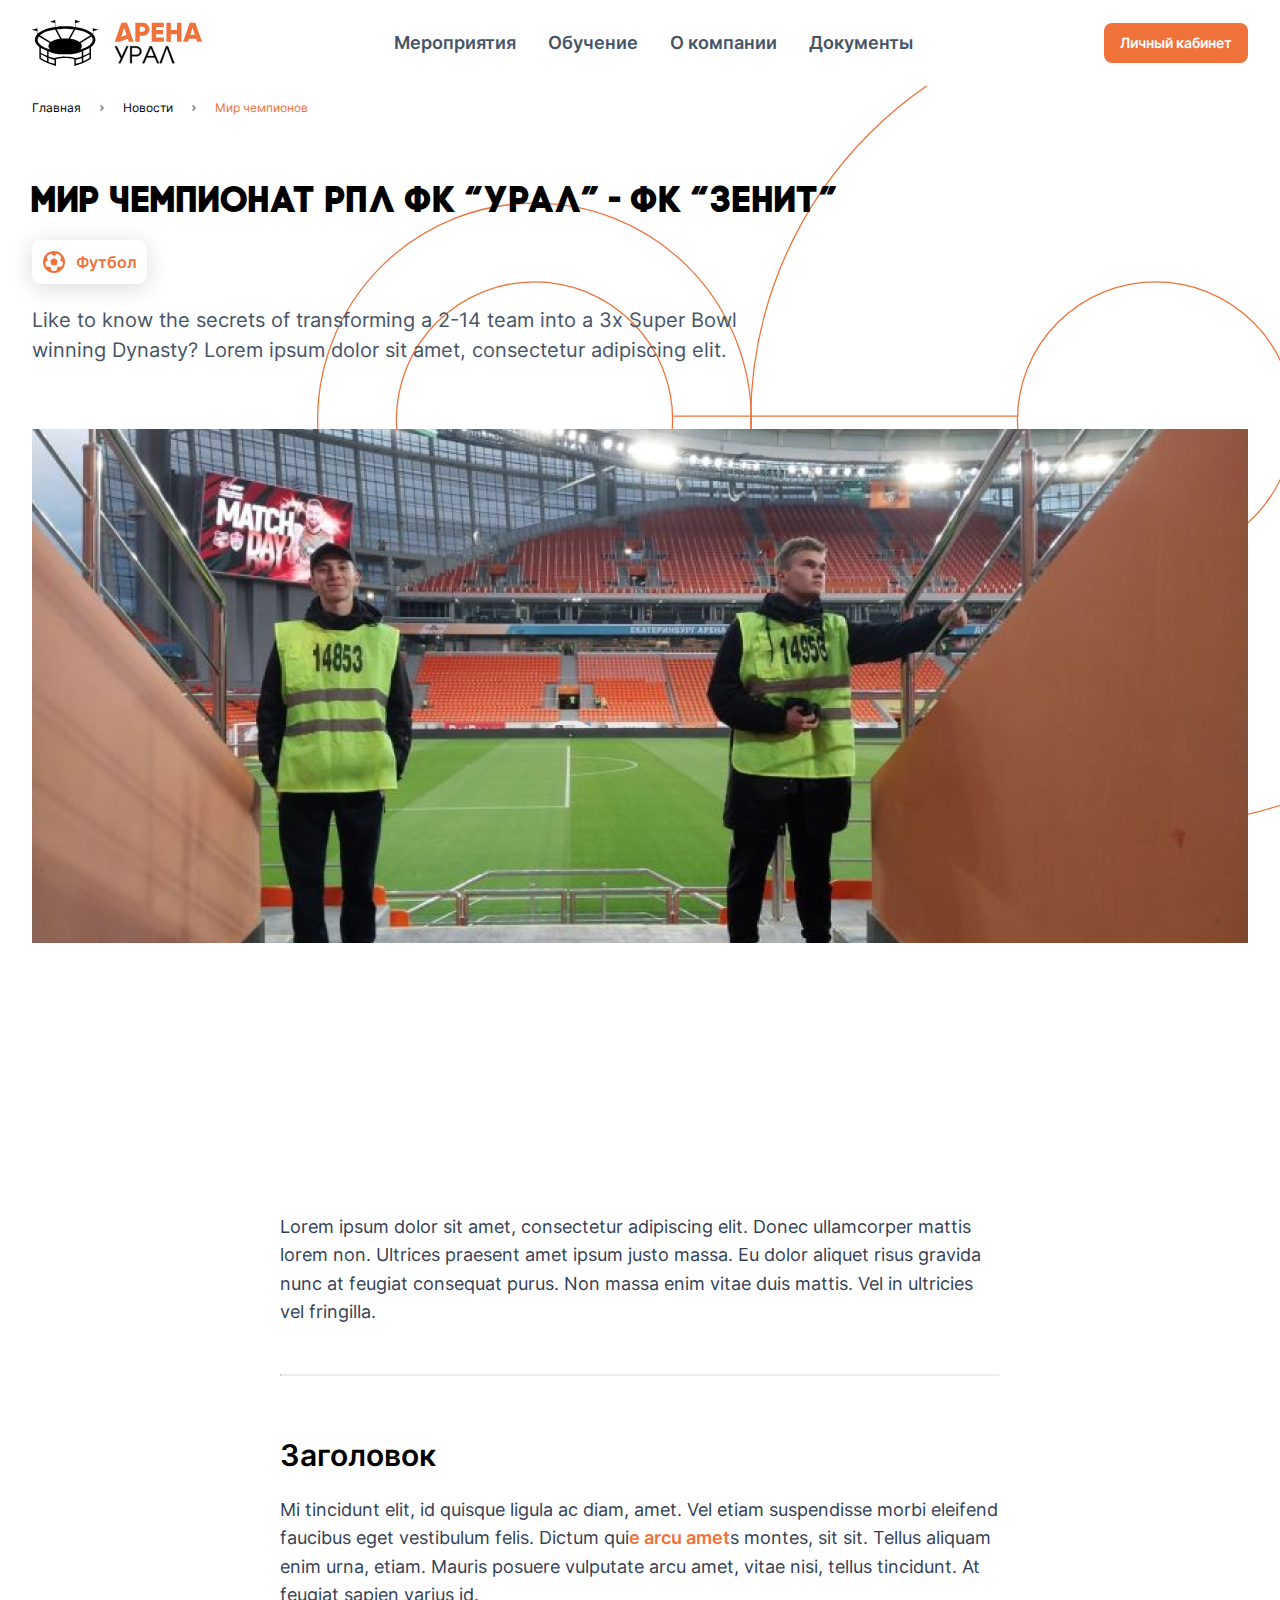
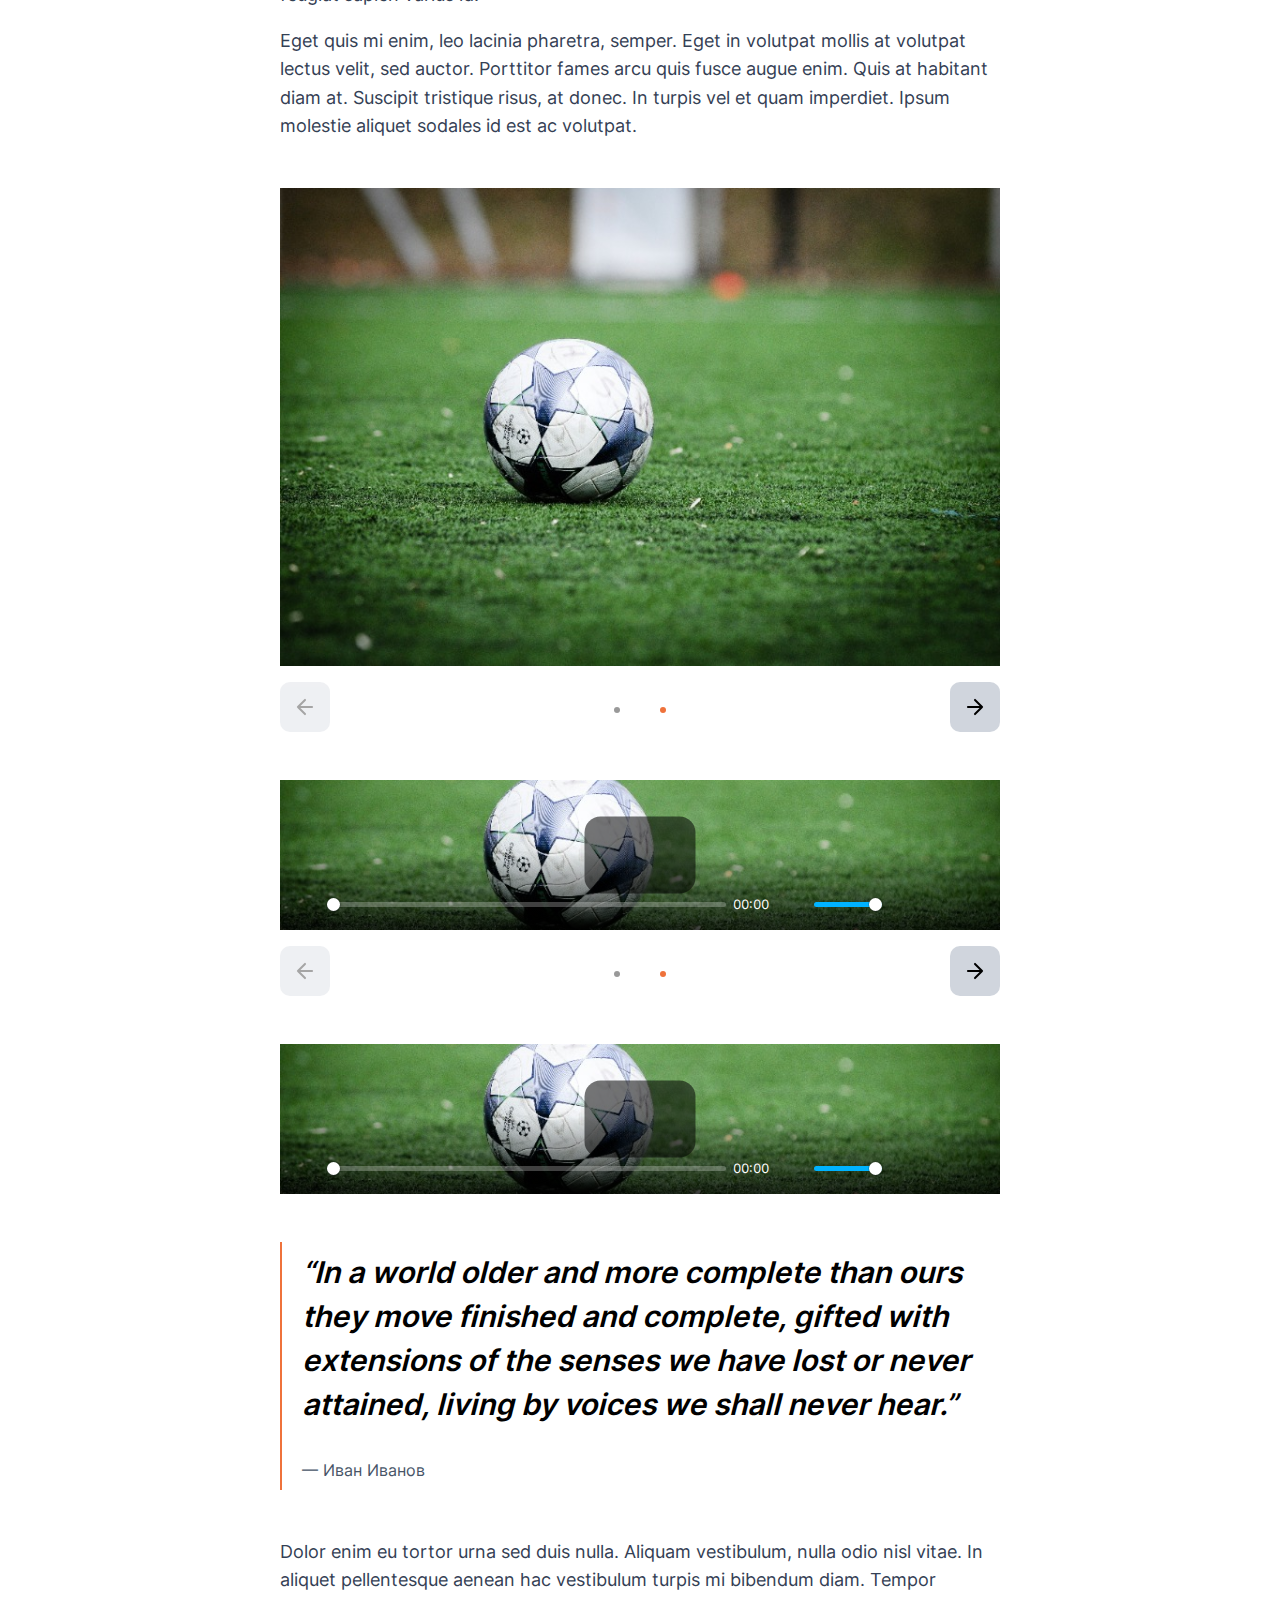
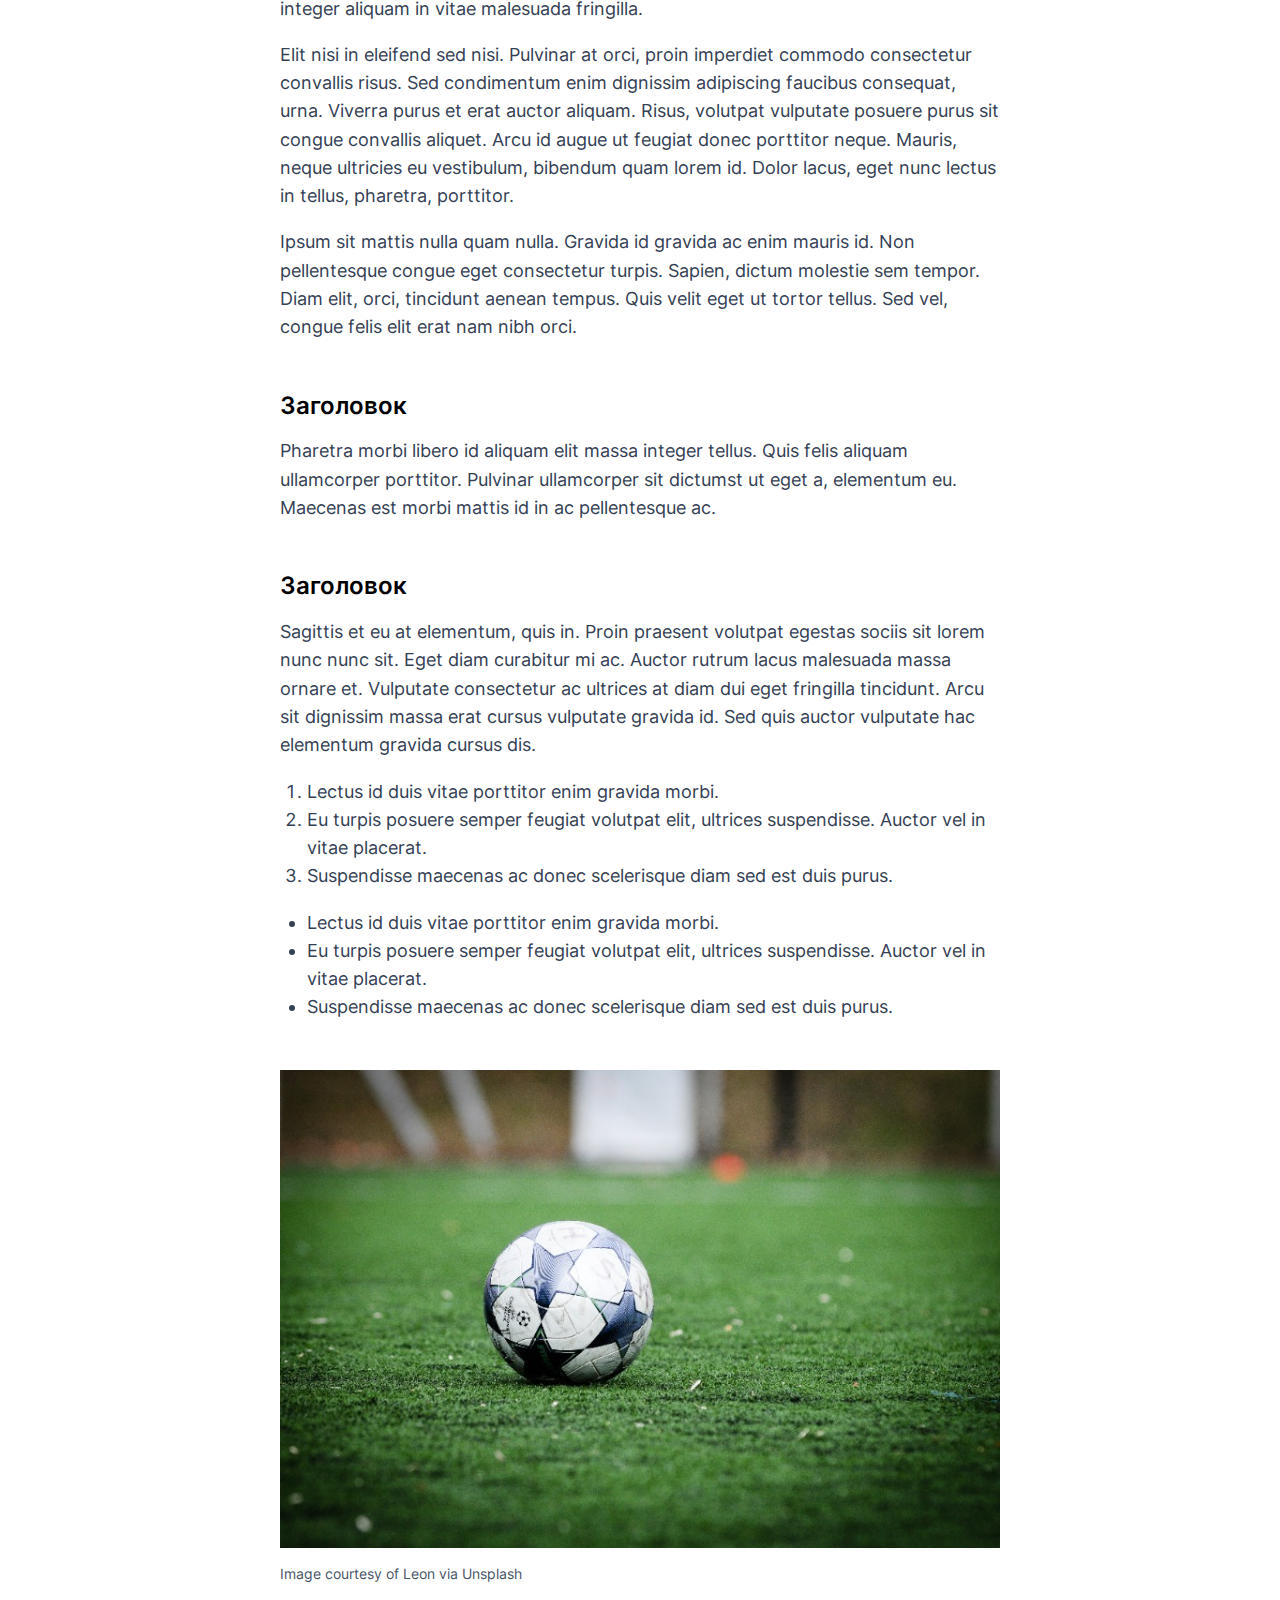
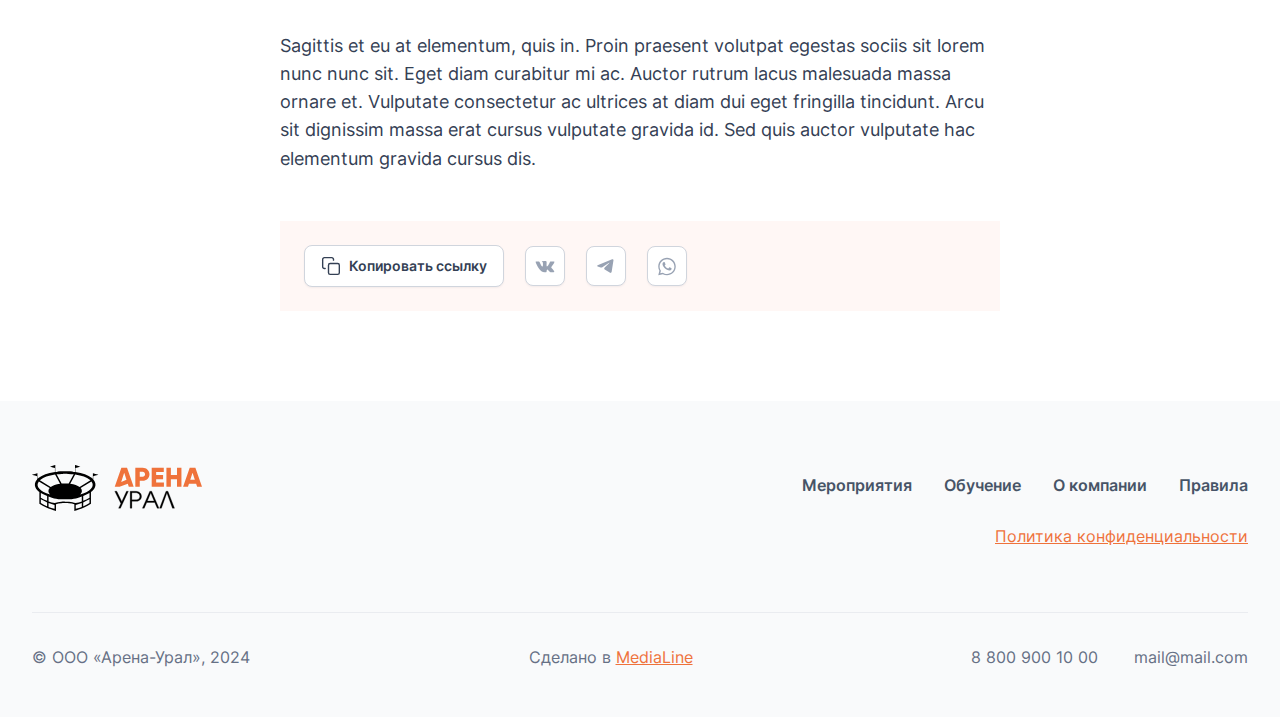
<file: news_item.html>
<!DOCTYPE html>
<html lang="ru">

<head>
    <meta charset="UTF-8">
    <meta http-equiv="X-UA-Compatible" content="IE=edge">
    <meta name="viewport" content="width=device-width, initial-scale=1.0, maximum-scale=1">
    <meta name="description" content="Арена Урал" />
    <meta name="keywords" content="" />
    <title>Новость - Мир чемпионат РПЛ ФК “Урал” - ФК “Зенит”</title>
    <!-- Favicons -->
    <link rel="icon" href="favicon.ico" type="image/x-icon">
    <link rel="icon" href="favicon.svg" type="image/svg+xml">
    <link rel="apple-touch-icon-precomposed" sizes="180x180" href="favicons/apple-touch-icon.png">
    <link rel="icon" type="image/png" sizes="32x32" href="favicons/favicon-32x32.png">
    <link rel="icon" type="image/png" sizes="16x16" href="favicons/favicon-16x16.png">
    <link rel="manifest" href="favicons/site.webmanifest">
    <link rel="mask-icon" href="favicons/safari-pinned-tab.svg" color="#000000">
    <meta name="msapplication-TileColor" content="#2d89ef">
    <meta name="msapplication-config" content="favicons/browserconfig.xml">
    <meta name="theme-color" content="#ffffff">

    <!-- шрифты -->
    <link rel="preload" href="fonts/Inter-Regular.woff2" as="font" type="font/woff2" crossorigin="anonymous">
    <link rel="preload" href="fonts/Inter-Medium.woff2" as="font" type="font/woff2" crossorigin="anonymous">
    <link rel="preload" href="fonts/Inter-SemiBold.woff2" as="font" type="font/woff2" crossorigin="anonymous">
    <link rel="preload" href="fonts/Code-Pro-LC.woff2" as="font" type="font/woff2" crossorigin="anonymous">
    <link rel="preload" href="fonts/Code-Pro-Bold.woff2" as="font" type="font/woff2" crossorigin="anonymous">
    <link rel="preload" href="fonts/Code-Pro-Black-LC.woff2" as="font" type="font/woff2" crossorigin="anonymous">

    <link rel="stylesheet" href="vendors/swiper/swiper-bundle.min.css">
    <link rel="stylesheet" href="vendors/select2/select2.min.css">
    <link rel="stylesheet" href="vendors/animate/aos.min.css">
    <link rel="stylesheet" href="vendors/fancybox/jquery.fancybox.min.css">
    <link rel="stylesheet" href="vendors/plyr/plyr.css">
    <link rel="stylesheet" href="css/common.css?15">
</head>
<!-- Для бэкендера: в секциях со слайдером, где, возможно, блоки будут выводиться циклом, есть data-aos-delay="" с  разными значениями. 
    Например: .events_slider у .events_item, и т.д. -->
<!-- .white_header - класс для страниц с белым хедером на мобилке -->
<!-- .additional_page - класс для секций как например на стр одного мероптияния или одной новости -->

<body class='white_header'>
    <header class='header'>
        <div class="container">
            <div class="header_row">
                <a href="/" class="logo">
                    <img src="imgs/logo.svg" alt="">
                    <img src="imgs/logo_white.svg" alt="">
                </a>
                <nav class='menu'>
                    <ul>
                        <li><a href="events.html">Мероприятия</a></li>
                        <li><a href="training.html">Обучение</a></li>
                        <li><a href="about.html">О компании</a></li>
                        <li><a href="#">Документы</a></li>
                    </ul>
                </nav>
                <a href="#" class='btn btn_small'>Личный кабинет</a>
                <div class='mobile_menu_btn'><span></span></div>
            </div>
            <div class='mobile_menu'>
                <nav class='menu'>
                    <ul>
                        <li><a href="events.html">Мероприятия</a></li>
                        <li><a href="training.html">Обучение</a></li>
                        <li><a href="about.html">О компании</a></li>
                        <li><a href="#">Документы</a></li>
                    </ul>
                </nav>
                <div class='social_list'>
                    <a href="#">
                        <img src="imgs/telegram.svg" alt="">
                    </a>
                    <a href="#">
                        <img src="imgs/vk.svg" alt="">
                    </a>
                    <a href="#">
                        <img src="imgs/whatsap.svg" alt="">
                    </a>
                </div>
            </div>
        </div>
    </header>
    <div class='body_content'>
        <main>
            <section class='additional_page event_page'>
                <div class='additional_page_wrapper bg_svg_block bg_svg_orange' data-aos="load">
                    <svg class='bg_svg' width="100%" height="100%" viewBox="0 0 1945 1268" fill="none"
                        xmlns="http://www.w3.org/2000/svg">
                        <circle cx="1311" cy="634" r="633" stroke-width="2" stroke-miterlimit="10" class="svg-elem-1">
                        </circle>
                        <circle cx="1311" cy="634" r="216" stroke-width="2" stroke-miterlimit="10" class="svg-elem-2">
                        </circle>
                        <circle cx="340" cy="634" r="339" stroke-width="2" stroke-miterlimit="10" class="svg-elem-3">
                        </circle>
                        <circle cx="340" cy="634" r="216" stroke-width="2" stroke-miterlimit="10" class="svg-elem-4">
                        </circle>
                        <path d="M557 628L1095 628" stroke-width="2" stroke-miterlimit="10" class="svg-elem-5">
                        </path>
                    </svg>
                    <svg class='bg_svg_two' width="531" height="738" viewBox="0 0 531 738" fill="none"
                        xmlns="http://www.w3.org/2000/svg">
                        <circle cx="265.537" cy="265.147" r="264.537" transform="rotate(-90 265.537 265.147)"
                            stroke-width="0.835821" stroke-miterlimit="10" class="svg-elem-1"></circle>
                        <circle cx="265.269" cy="265.147" r="90.2687" transform="rotate(-90 265.269 265.147)"
                            stroke-width="0.835821" stroke-miterlimit="10" class="svg-elem-2"></circle>
                        <ellipse cx="265.5" cy="633.11" rx="103.5" ry="103.5" transform="rotate(-90 265.5 633.11)"
                            stroke-width="0.835821" stroke-miterlimit="10" class="svg-elem-3"></ellipse>
                        <ellipse cx="265.5" cy="633.11" rx="52.5" ry="52.5" transform="rotate(-90 265.5 633.11)"
                            stroke-width="0.835821" stroke-miterlimit="10" class="svg-elem-4"></ellipse>
                        <path d="M265 580.252L265 355.416" stroke-width="0.835821" stroke-miterlimit="10"
                            class="svg-elem-5">
                        </path>
                    </svg>
                    <div class="container">
                        <ul class='breadcrumb' data-aos="fade-down">
                            <li class='breadcrumb_item'>
                                <a href="/" class='breadcrumb_link'>Главная</a>
                                <span class='breadcrumb_pipe'></span>
                            </li>
                            <li class='breadcrumb_item'>
                                <a href="/" class='breadcrumb_link'>Новости</a>
                                <span class='breadcrumb_pipe'></span>
                            </li>
                            <li class='breadcrumb_item'>
                                <span class='breadcrumb_link'>Мир чемпионов</span>
                            </li>
                        </ul>
                        <div class='news_block'>
                            <h1 data-aos="fade-up">Мир чемпионат РПЛ ФК “Урал” - ФК “Зенит”</h1>

                            <div class='labels' data-aos="fade-up">
                                <div class="label label_cat">
                                    <svg class="w24 fill_none stroke_none">
                                        <use xlink:href="imgs/sprite.symbol.svg#category_football"></use>
                                    </svg>
                                    Футбол
                                </div>
                            </div>
                            <div class="text_top" data-aos="fade-up" data-aos-delay="200">Like to know the secrets of
                                transforming a 2-14 team into a 3x Super
                                Bowl winning Dynasty? Lorem ipsum dolor sit amet, consectetur adipiscing elit.</div>
                            <div class='news_block_img' data-aos="zoom-in"><img src="imgs/Image.jpg" alt=""></div>
                            <div class="news_info" data-aos="fade-up">
                                <div class='news_date'><span>Дата публикации</span>20 Сентября </div>
                                <div class='share_block'>
                                    <div class='btn btn_small btn_icon btn_white copy_block'>
                                        <svg class="w20 fill_none">
                                            <use xlink:href="imgs/sprite.symbol.svg#copy"></use>
                                        </svg>
                                        Копировать ссылку
                                        <span>Скопированно</span>
                                    </div>
                                    <div class='social_list_white'>
                                        <a href="#">
                                            <svg class="w20">
                                                <use xlink:href="imgs/sprite.symbol.svg#vk"></use>
                                            </svg>
                                        </a>
                                        <a href="#">
                                            <svg class="w20">
                                                <use xlink:href="imgs/sprite.symbol.svg#telegram"></use>
                                            </svg>
                                        </a>
                                        <a href="#">
                                            <svg class="w20">
                                                <use xlink:href="imgs/sprite.symbol.svg#whatsap"></use>
                                            </svg>
                                        </a>
                                    </div>
                                </div>
                            </div>
                        </div>
                    </div>
                </div>
                <div class='lines_bottom'>
                    <span></span>
                    <span></span>
                    <span></span>
                    <span></span>
                </div>
            </section>
            <section class='news_content'>
                <div class="container">
                    <!-- постаралась сделать как будто это из админки выводится через тинимайс, на стр мероприятия тоже есть .content. Только тут у секции есть боп класс .news_content-->
                    <div class='content'>
                        <p>Lorem ipsum dolor sit amet, consectetur adipiscing elit. Donec ullamcorper mattis lorem non.
                            Ultrices praesent amet ipsum justo massa. Eu dolor aliquet risus gravida nunc at feugiat
                            consequat purus. Non massa enim vitae duis mattis. Vel in ultricies vel fringilla. </p>
                        <hr>
                        <h2>Заголовок</h2>
                        <p> Mi tincidunt elit, id quisque ligula ac diam, amet. Vel etiam suspendisse morbi eleifend
                            faucibus eget vestibulum felis. Dictum qui<a href="#">e arcu amet</a>s montes, sit sit.
                            Tellus aliquam enim urna,
                            etiam. Mauris posuere vulputate arcu amet, vitae nisi, tellus tincidunt. At feugiat sapien
                            varius id.</p>
                        <p>Eget quis mi enim, leo lacinia pharetra, semper. Eget in volutpat mollis at volutpat lectus
                            velit, sed auctor. Porttitor fames arcu quis fusce augue enim. Quis at habitant diam at.
                            Suscipit tristique risus, at donec. In turpis vel et quam imperdiet. Ipsum molestie aliquet
                            sodales id est ac volutpat.</p>
                        <div class='content_block'>
                            <div class='swiper news_page_slider'>
                                <div class="swiper-wrapper">
                                    <div class="swiper-slide">
                                        <div class='news_page_slider_item'>
                                            <a href="imgs/news_img.jpeg" data-fancybox="gallery2"
                                                class='content_block_img'><img src="imgs/news_img.jpeg" alt=""></a>
                                        </div>
                                    </div>
                                    <div class="swiper-slide">
                                        <div class='news_page_slider_item'>
                                            <a href="imgs/news_img.jpeg" data-fancybox="gallery2"
                                                class='content_block_img'><img src="imgs/news_img.jpeg" alt=""></a>
                                        </div>
                                    </div>
                                </div>
                                <div class='swiper_settings'>
                                    <div class="swiper-button-prev"></div>
                                    <div class="swiper-pagination"></div>
                                    <div class="swiper-button-next"></div>
                                </div>
                            </div>
                        </div>
                        <div class='content_block'>
                            <div class='swiper news_page_slider'>
                                <div class="swiper-wrapper">
                                    <div class="swiper-slide">
                                        <div class='news_page_slider_item'>
                                            <video class='player_video' playsinline controls
                                                data-poster="imgs/news_img.jpeg">
                                                <source src="" type="video/mp4" />
                                                <source src="" type="video/webm" />
                                            </video>
                                        </div>
                                    </div>
                                    <div class="swiper-slide">
                                        <div class='news_page_slider_item'>
                                            <a href="imgs/news_img.jpeg" data-fancybox="gallery3"
                                                class='content_block_img'><img src="imgs/news_img.jpeg" alt=""></a>
                                        </div>
                                    </div>
                                </div>
                                <div class='swiper_settings'>
                                    <div class="swiper-button-prev"></div>
                                    <div class="swiper-pagination"></div>
                                    <div class="swiper-button-next"></div>
                                </div>
                            </div>
                        </div>
                        <div class='content_block'>
                            <video class='player_video' playsinline controls data-poster="imgs/news_img.jpeg">
                                <source src="" type="video/mp4" />
                                <source src="" type="video/webm" />
                            </video>
                            <div class='content_block_text'></div>
                        </div>
                        <blockquote class='quote'>
                            “In a world older and more complete than ours they move finished and complete, gifted with
                            extensions of the senses we have lost or never attained, living by voices we shall never
                            hear.”
                            <p>— Иван Иванов</p>
                        </blockquote>
                        <p>Dolor enim eu tortor urna sed duis nulla. Aliquam vestibulum, nulla odio nisl vitae. In
                            aliquet pellentesque aenean hac vestibulum turpis mi bibendum diam. Tempor integer aliquam
                            in vitae malesuada fringilla.</p>
                        <p>Elit nisi in eleifend sed nisi. Pulvinar at orci, proin imperdiet commodo consectetur
                            convallis risus. Sed condimentum enim dignissim adipiscing faucibus consequat, urna. Viverra
                            purus et erat auctor aliquam. Risus, volutpat vulputate posuere purus sit congue convallis
                            aliquet. Arcu id augue ut feugiat donec porttitor neque. Mauris, neque ultricies eu
                            vestibulum, bibendum quam lorem id. Dolor lacus, eget nunc lectus in tellus, pharetra,
                            porttitor.</p>
                        <p>Ipsum sit mattis nulla quam nulla. Gravida id gravida ac enim mauris id. Non pellentesque
                            congue eget consectetur turpis. Sapien, dictum molestie sem tempor. Diam elit, orci,
                            tincidunt aenean tempus. Quis velit eget ut tortor tellus. Sed vel, congue felis elit erat
                            nam nibh orci.</p>
                        <h3>Заголовок</h3>
                        <p>Pharetra morbi libero id aliquam elit massa integer tellus. Quis felis aliquam ullamcorper
                            porttitor. Pulvinar ullamcorper sit dictumst ut eget a, elementum eu. Maecenas est morbi
                            mattis id in ac pellentesque ac.</p>
                        <h3>Заголовок</h3>
                        <p> Sagittis et eu at elementum, quis in. Proin praesent volutpat egestas sociis sit lorem nunc
                            nunc sit. Eget diam curabitur mi ac. Auctor rutrum lacus malesuada massa ornare et.
                            Vulputate consectetur ac ultrices at diam dui eget fringilla tincidunt. Arcu sit dignissim
                            massa erat cursus vulputate gravida id. Sed quis auctor vulputate hac elementum gravida
                            cursus dis.</p>
                        <ol>
                            <li>Lectus id duis vitae porttitor enim gravida morbi.</li>
                            <li>Eu turpis posuere semper feugiat volutpat elit, ultrices suspendisse. Auctor vel in
                                vitae placerat.</li>
                            <li>Suspendisse maecenas ac donec scelerisque diam sed est duis purus.</li>
                        </ol>
                        <ul>
                            <li>Lectus id duis vitae porttitor enim gravida morbi.</li>
                            <li>Eu turpis posuere semper feugiat volutpat elit, ultrices suspendisse. Auctor vel in
                                vitae placerat.</li>
                            <li>Suspendisse maecenas ac donec scelerisque diam sed est duis purus.</li>
                        </ul>
                        <div class='content_block'>
                            <a href="imgs/news_img.jpeg" data-fancybox="gallery4" class='content_block_img'><img
                                    src="imgs/news_img.jpeg" alt=""></a>
                            <div class='content_block_text'>Image courtesy of Leon via Unsplash</div>
                        </div>
                        <p> Sagittis et eu at elementum, quis in. Proin praesent volutpat egestas sociis sit lorem nunc
                            nunc sit. Eget diam curabitur mi ac. Auctor rutrum lacus malesuada massa ornare et.
                            Vulputate consectetur ac ultrices at diam dui eget fringilla tincidunt. Arcu sit dignissim
                            massa erat cursus vulputate gravida id. Sed quis auctor vulputate hac elementum gravida
                            cursus dis.</p>
                        <div class='share_block share_block_bg'>
                            <div class='btn btn_small btn_icon btn_white copy_block'>
                                <svg class="w20 fill_none">
                                    <use xlink:href="imgs/sprite.symbol.svg#copy"></use>
                                </svg>
                                Копировать ссылку
                                <span>Скопированно</span>
                            </div>
                            <div class='social_list_white'>
                                <a href="#">
                                    <svg class="w20">
                                        <use xlink:href="imgs/sprite.symbol.svg#vk"></use>
                                    </svg>
                                </a>
                                <a href="#">
                                    <svg class="w20">
                                        <use xlink:href="imgs/sprite.symbol.svg#telegram"></use>
                                    </svg>
                                </a>
                                <a href="#">
                                    <svg class="w20">
                                        <use xlink:href="imgs/sprite.symbol.svg#whatsap"></use>
                                    </svg>
                                </a>
                            </div>
                        </div>
                    </div>
                </div>
            </section>
        </main>
    </div>
    <footer class='footer'>
        <div class="container">
            <div class='footer_top'>
                <a href="/" class="logo"><img src="imgs/logo.svg" alt=""></a>
                <div class='footer_top_right'>
                    <nav class='menu'>
                        <ul>
                            <li><a href="#">Мероприятия</a></li>
                            <li><a href="#">Обучение</a></li>
                            <li><a href="#">О компании</a></li>
                            <li><a href="#">Правила</a></li>
                        </ul>
                    </nav>
                    <a href="#" class='link'>Политика конфиденциальности</a>
                </div>
            </div>
            <div class='footer_bottom'>
                <div>© ООО «Арена-Урал», 2024</div>
                <div>Сделано в <a class='link'>MediaLine</a></div>
                <div class='footer_bottom_link'>
                    <a href="tel:+78009001000">8 800 900 10 00</a>
                    <a href="mailto:mail@mail.com">mail@mail.com</a>
                </div>
            </div>
        </div>
    </footer>

    <!-- используется только на главной для анимации людей на первом экране -->
    <script src="vendors/gsap/gsap.min.js"></script>

    <script src="vendors/jquery/jquery-3.5.1.min.js"></script>
    <script src="vendors/swiper/swiper-bundle.min.js"></script>
    <script src="vendors/select2/select2.full.min.js"></script>
    <script src="vendors/animate/aos.min.js"></script>
    <script src="vendors/parallax/parallax.min.js"></script>
    <script src="vendors/easepick/easepick.umd.min.js"></script>
    <script src="vendors/imask/imask.js"></script>
    <!-- используется только на стр новости -->
    <script src="vendors/fancybox/jquery.fancybox.min.js"></script>
    <script src="vendors/plyr/plyr.polyfilled.js"></script>

    <script src="js/common.js?10"></script>
</body>

</html>
</file>
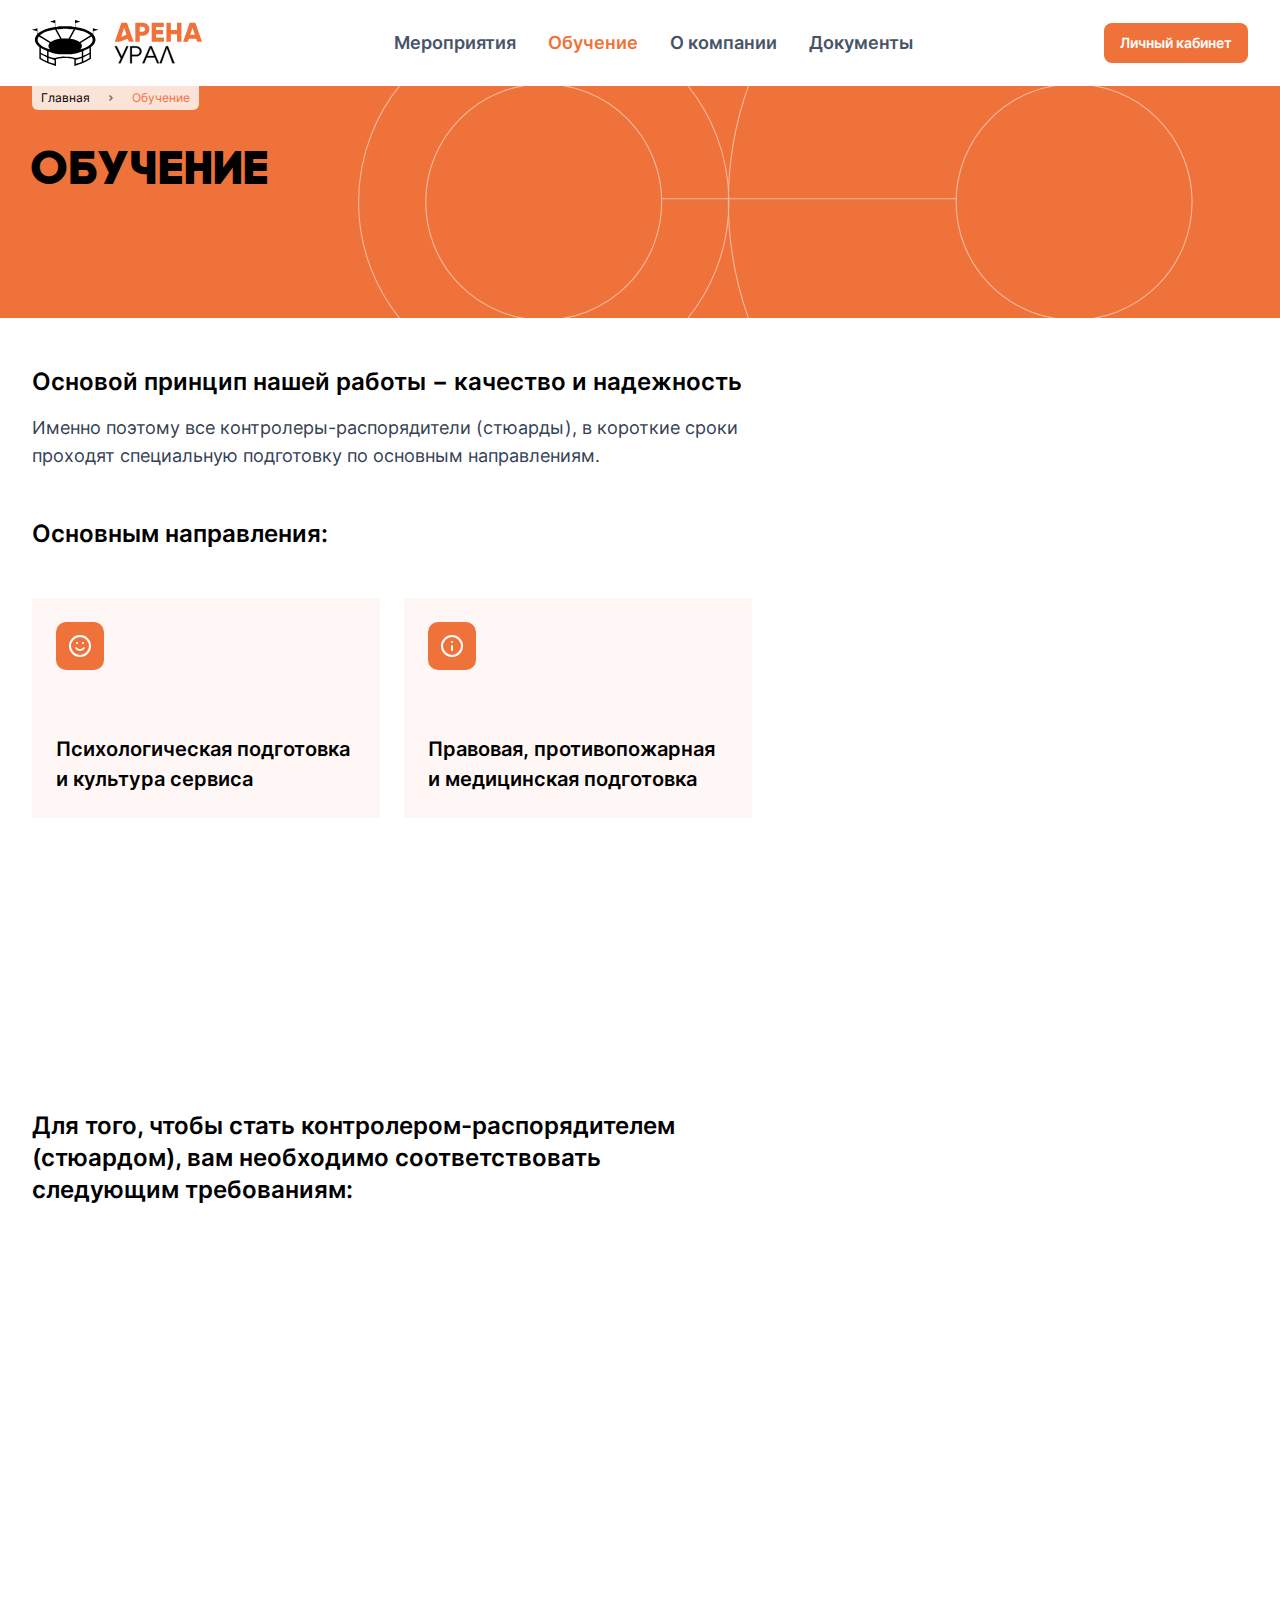
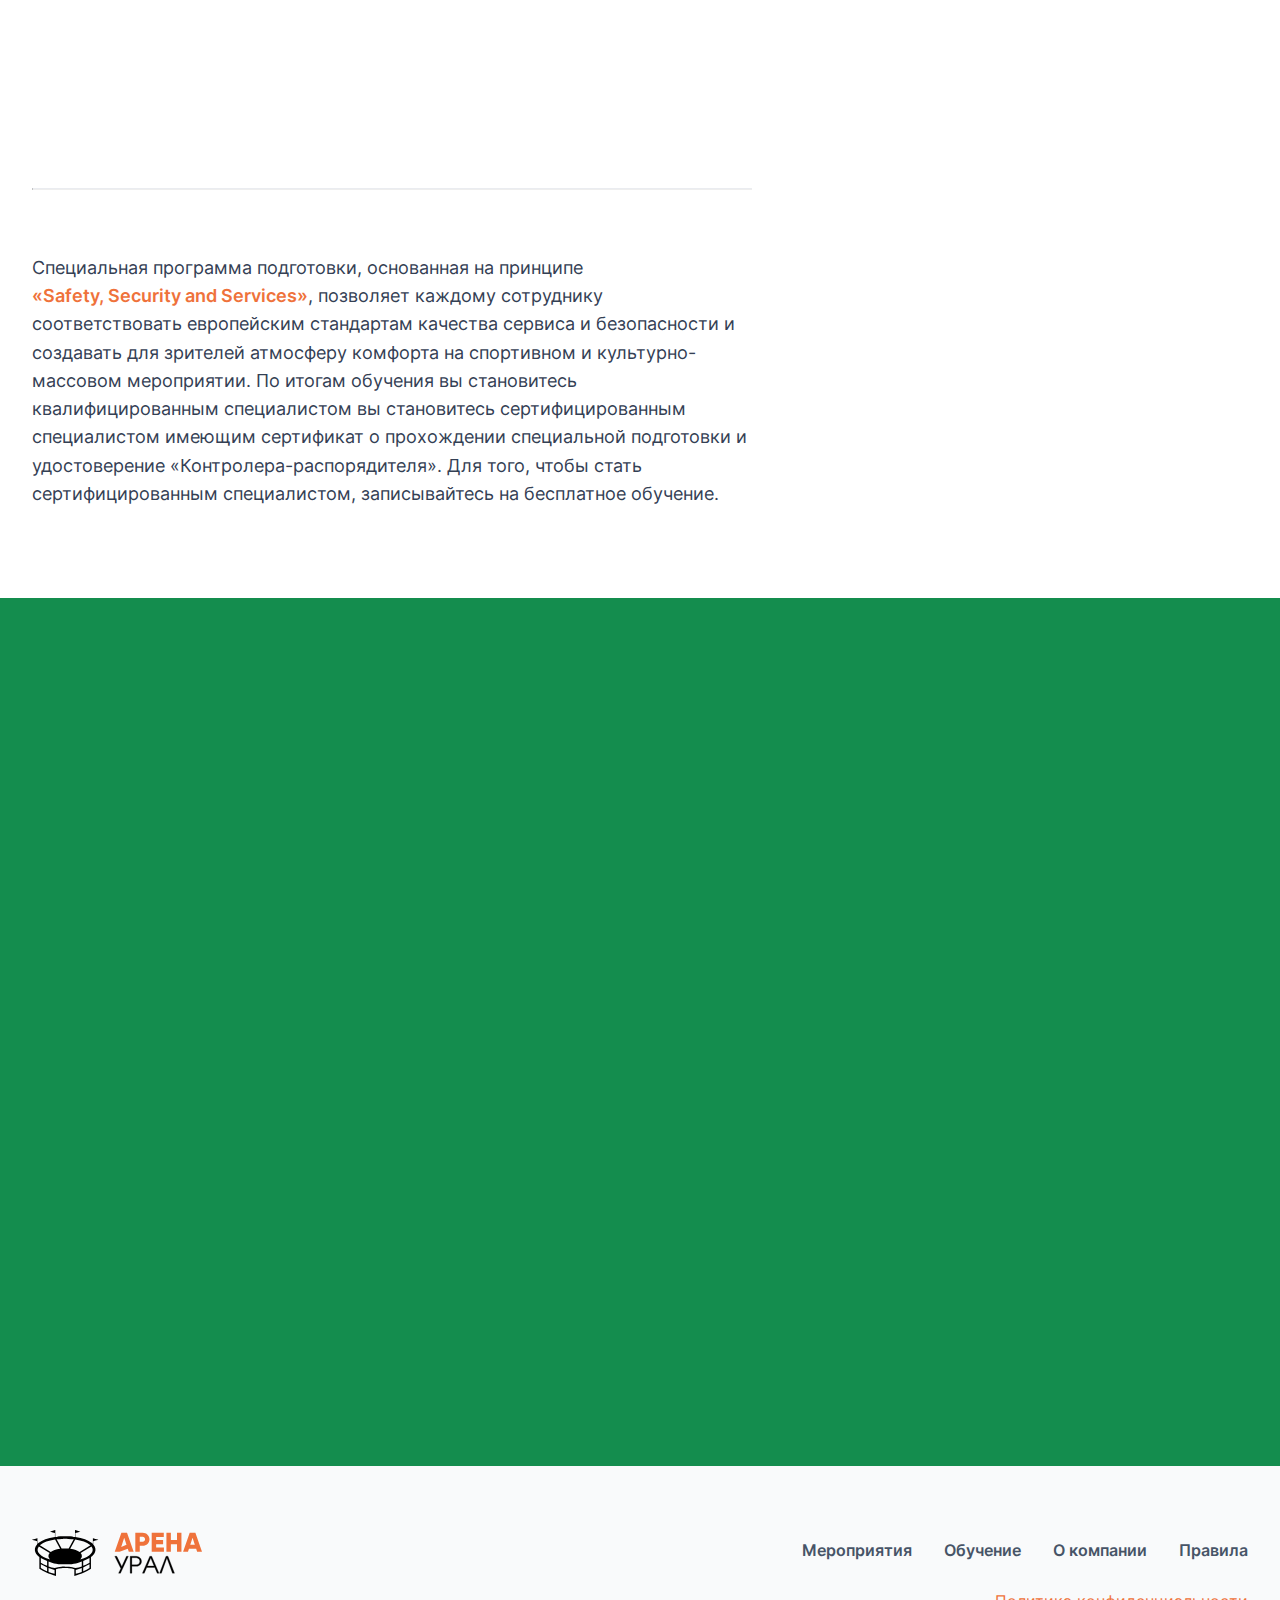
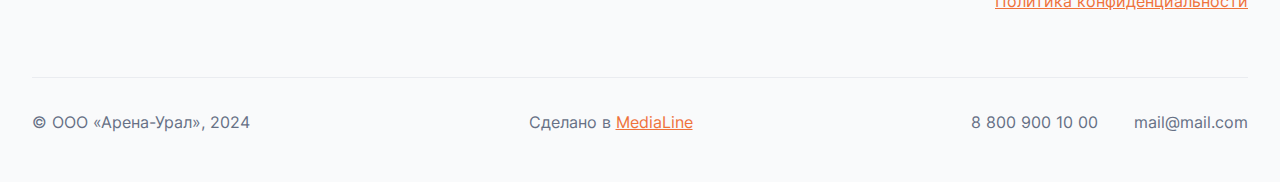
<file: training.html>
<!DOCTYPE html>
 <html lang="ru">

 <head>
     <meta charset="UTF-8">
     <meta http-equiv="X-UA-Compatible" content="IE=edge">
     <meta name="viewport" content="width=device-width, initial-scale=1.0, maximum-scale=1">
     <meta name="description" content="Арена Урал" />
     <meta name="keywords" content="" />
     <title>Обучение</title>
     <!-- Favicons -->
     <link rel="icon" href="favicon.ico" type="image/x-icon">
     <link rel="icon" href="favicon.svg" type="image/svg+xml">
     <link rel="apple-touch-icon-precomposed" sizes="180x180" href="favicons/apple-touch-icon.png">
     <link rel="icon" type="image/png" sizes="32x32" href="favicons/favicon-32x32.png">
     <link rel="icon" type="image/png" sizes="16x16" href="favicons/favicon-16x16.png">
     <link rel="manifest" href="favicons/site.webmanifest">
     <link rel="mask-icon" href="favicons/safari-pinned-tab.svg" color="#000000">
     <meta name="msapplication-TileColor" content="#2d89ef">
     <meta name="msapplication-config" content="favicons/browserconfig.xml">
     <meta name="theme-color" content="#ffffff">

     <!-- шрифты -->
     <link rel="preload" href="fonts/Inter-Regular.woff2" as="font" type="font/woff2" crossorigin="anonymous">
     <link rel="preload" href="fonts/Inter-Medium.woff2" as="font" type="font/woff2" crossorigin="anonymous">
     <link rel="preload" href="fonts/Inter-SemiBold.woff2" as="font" type="font/woff2" crossorigin="anonymous">
     <link rel="preload" href="fonts/Code-Pro-LC.woff2" as="font" type="font/woff2" crossorigin="anonymous">
     <link rel="preload" href="fonts/Code-Pro-Bold.woff2" as="font" type="font/woff2" crossorigin="anonymous">
     <link rel="preload" href="fonts/Code-Pro-Black-LC.woff2" as="font" type="font/woff2" crossorigin="anonymous">

     <link rel="stylesheet" href="vendors/swiper/swiper-bundle.min.css">
     <link rel="stylesheet" href="vendors/select2/select2.min.css">
     <link rel="stylesheet" href="vendors/animate/aos.min.css">
     <link rel="stylesheet" href="vendors/fancybox/jquery.fancybox.min.css">
     <link rel="stylesheet" href="vendors/plyr/plyr.css">
     <link rel="stylesheet" href="css/common.css?15">
 </head>
 <!-- Для бэкендера: в секциях со слайдером, где, возможно, блоки будут выводиться циклом, есть data-aos-delay="" с  разными значениями. 
    Например: .events_slider у .events_item, и т.д. -->

 <body>
     <header class='header'>
         <div class="container">
             <div class="header_row">
                 <a href="/" class="logo">
                     <img src="imgs/logo.svg" alt="">
                     <img src="imgs/logo_white.svg" alt="">
                 </a>
                 <nav class='menu'>
                     <ul>
                         <li><a href="events.html">Мероприятия</a></li>
                         <li><a href="training.html" class='active'>Обучение</a></li>
                         <li><a href="about.html">О компании</a></li>
                         <li><a href="#">Документы</a></li>
                     </ul>
                 </nav>
                 <a href="#" class='btn btn_small'>Личный кабинет</a>
                 <div class='mobile_menu_btn'><span></span></div>
             </div>
             <div class='mobile_menu'>
                 <nav class='menu'>
                     <ul>
                         <li><a href="events.html">Мероприятия</a></li>
                         <li><a href="training.html" class='active'>Обучение</a></li>
                         <li><a href="about.html">О компании</a></li>
                         <li><a href="#">Документы</a></li>
                     </ul>
                 </nav>
                 <div class='social_list'>
                     <a href="#">
                         <img src="imgs/telegram.svg" alt="">
                     </a>
                     <a href="#">
                         <img src="imgs/vk.svg" alt="">
                     </a>
                     <a href="#">
                         <img src="imgs/whatsap.svg" alt="">
                     </a>
                 </div>
             </div>
         </div>
     </header>
     <div class='body_content'>
         <main>
             <section class='head bg_svg_block' data-aos="load">
                 <svg class='bg_svg' width="100%" height="100%" viewBox="0 0 1945 1268" fill="none"
                     xmlns="http://www.w3.org/2000/svg">
                     <circle cx="1311" cy="634" r="633" stroke-width="2" stroke-miterlimit="10" class="svg-elem-1">
                     </circle>
                     <circle cx="1311" cy="634" r="216" stroke-width="2" stroke-miterlimit="10" class="svg-elem-2">
                     </circle>
                     <circle cx="340" cy="634" r="339" stroke-width="2" stroke-miterlimit="10" class="svg-elem-3">
                     </circle>
                     <circle cx="340" cy="634" r="216" stroke-width="2" stroke-miterlimit="10" class="svg-elem-4">
                     </circle>
                     <path d="M557 628L1095 628" stroke-width="2" stroke-miterlimit="10" class="svg-elem-5">
                     </path>
                 </svg>

                 <svg class='bg_svg_two' width="531" height="738" viewBox="0 0 531 738" fill="none"
                     xmlns="http://www.w3.org/2000/svg">
                     <circle cx="265.537" cy="265.147" r="264.537" transform="rotate(-90 265.537 265.147)"
                         stroke-width="0.835821" stroke-miterlimit="10" class="svg-elem-1"></circle>
                     <circle cx="265.269" cy="265.147" r="90.2687" transform="rotate(-90 265.269 265.147)"
                         stroke-width="0.835821" stroke-miterlimit="10" class="svg-elem-2"></circle>
                     <ellipse cx="265.5" cy="633.11" rx="103.5" ry="103.5" transform="rotate(-90 265.5 633.11)"
                         stroke-width="0.835821" stroke-miterlimit="10" class="svg-elem-3"></ellipse>
                     <ellipse cx="265.5" cy="633.11" rx="52.5" ry="52.5" transform="rotate(-90 265.5 633.11)"
                         stroke-width="0.835821" stroke-miterlimit="10" class="svg-elem-4"></ellipse>
                     <path d="M265 580.252L265 355.416" stroke-width="0.835821" stroke-miterlimit="10"
                         class="svg-elem-5">
                     </path>
                 </svg>
                 <div class="container head_container">
                     <ul class='breadcrumb' data-aos="fade-down">
                         <li class='breadcrumb_item'>
                             <a href="/" class='breadcrumb_link'>Главная</a>
                             <span class='breadcrumb_pipe'></span>
                         </li>
                         <li class='breadcrumb_item'>
                             <span class='breadcrumb_link'>Обучение</span>
                         </li>
                     </ul>
                     <div class='head_block'>
                         <!-- .head_block_right может и не быть -->
                         <div class='head_block_left' data-aos="fade-left">
                             <h1>Обучение</h1>
                             <div class='h1_subtitle'></div>
                         </div>
                     </div>
                 </div>
             </section>
             <section>
                 <div class="container">
                     <div class="content">
                         <h3>Основой принцип нашей работы − качество и надежность</h3>
                         <p>Именно поэтому все контролеры-распорядители (стюарды), в короткие сроки проходят
                             специальную подготовку по основным направлениям.</p>
                         <h3>Основным направления:</h3>
                         <div class="events_data">
                             <div class='events_data_col' data-aos="fade-up" data-aos-delay="100">
                                 <div class='events_data_item'>
                                     <div class='events_data_icon'><img src="imgs/icons/smile.svg" alt=""></div>
                                     <div class='events_data_title'>Психологическая подготовка и культура сервиса</div>
                                     <div class='events_data_text'></div>
                                 </div>
                             </div>
                             <div class='events_data_col' data-aos="fade-up" data-aos-delay="200">
                                 <div class='events_data_item'>
                                     <div class='events_data_icon'><img src="imgs/icons/info.svg" alt=""></div>
                                     <div class='events_data_title'>Правовая, противопожарная и медицинская подготовка
                                     </div>
                                     <div class='events_data_text'></div>
                                 </div>
                             </div>
                             <div class='events_data_col' data-aos="fade-up" data-aos-delay="300">
                                 <div class='events_data_item'>
                                     <div class='events_data_icon'><img src="imgs/icons/thumbs-up.svg" alt=""></div>
                                     <div class='events_data_title'>Взаимодействие со специальными службам</div>
                                     <div class='events_data_text'></div>
                                 </div>
                             </div>
                             <div class='events_data_col' data-aos="fade-up" data-aos-delay="400">
                                 <div class='events_data_item'>
                                     <div class='events_data_icon'><img src="imgs/icons/zap.svg" alt=""></div>
                                     <div class='events_data_title'>Специализированная подготовка</div>
                                     <div class='events_data_text'></div>
                                 </div>
                             </div>
                         </div>
                         <h3>Для того, чтобы стать контролером-распорядителем (стюардом), вам необходимо соответствовать
                             следующим требованиям:</h3>
                         <div class="faq_list">
                             <div class="faq_item" data-aos="fade-up" data-aos-delay="100">
                                 <div class="faq_item_btn">
                                     Быть гражданином РФ
                                     <div class='faq_item_btn_text'>
                                         <span>Подробнее</span>
                                         <span>Закрыть</span>
                                     </div>
                                 </div>
                                 <div class="faq_item_content">
                                     <p>
                                         Lorem ipsum dolor sit amet, consectetur adipiscing elit, sed do eiusmod tempor
                                         incididunt ut labore et dolore magna aliqua. Ut enim ad minim veniam, quis
                                         nostrud exercitation ullamco laboris nisi ut aliquip ex ea commodo consequat.
                                         Duis aute irure dolor in reprehenderit in voluptate velit esse cillum dolore eu
                                         fugiat nulla pariatur. Excepteur sint occaecat cupidatat non proident, sunt in
                                         culpa qui officia deserunt mollit anim id est laborum.
                                     </p>
                                 </div>
                             </div>
                             <div class="faq_item" data-aos="fade-up" data-aos-delay="200">
                                 <div class="faq_item_btn">
                                     Быть совершеннолетним
                                     <div class='faq_item_btn_text'>
                                         <span>Подробнее</span>
                                         <span>Закрыть</span>
                                     </div>
                                 </div>
                                 <div class="faq_item_content">
                                     <p>
                                         Lorem ipsum dolor sit amet, consectetur adipiscing elit, sed do eiusmod tempor
                                         incididunt ut labore et dolore magna aliqua. Ut eni
                                     </p>
                                 </div>
                             </div>
                             <div class="faq_item" data-aos="fade-up" data-aos-delay="300">
                                 <div class="faq_item_btn">
                                     Не стоять на учете в органах здравоохранения по поводу психических заболеваний,
                                     алкогольной и наркотической зависимости
                                     <div class='faq_item_btn_text'>
                                         <span>Подробнее</span>
                                         <span>Закрыть</span>
                                     </div>
                                 </div>
                                 <div class="faq_item_content">
                                     <p>
                                         Lorem ipsum dolor sit amet, consectetur ad.
                                     </p>
                                 </div>
                             </div>
                         </div>
                         <hr>
                         <p>Специальная программа подготовки, основанная на принципе <a href="#">«Safety, Security and
                                 Services»</a>,
                             позволяет каждому сотруднику соответствовать европейским стандартам качества сервиса и
                             безопасности и создавать для зрителей атмосферу комфорта на спортивном и культурно-массовом
                             мероприятии.
                             По итогам обучения вы становитесь квалифицированным специалистом вы становитесь
                             сертифицированным специалистом имеющим сертификат о прохождении специальной подготовки и
                             удостоверение «Контролера-распорядителя».
                             Для того, чтобы стать сертифицированным специалистом, записывайтесь на бесплатное обучение.
                         </p>
                     </div>
                 </div>

             </section>
             <section class='training_block'>
                 <div class="container">
                     <div class='circle_block '>
                         <div class='circle_wrapper'>
                             <div class='circle' data-aos="zoom-in" data-aos-delay="200">
                                 <div><span></span></div>
                                 <div><span></span></div>
                             </div>
                         </div>
                     </div>
                     <h2 class='font_code' data-aos="fade-up">Записаться на обучение</h2>
                     <form method="post" class="" data-aos="fade-up">
                         <label class="form_input_group">
                             <span class="form_input_wrapper">
                                 <input type="text" name="firstLastName" placeholder="Ваше ФИО" class="form_input">
                                 <span class="text_error">Заполните поле</span>
                             </span>
                         </label>
                         <div class='form_input_row'>
                             <label class="form_input_group">
                                 <span class="form_input_wrapper">
                                     <input type="email" name="email" placeholder="you@company.com" class="form_input">
                                     <span class="text_error">Заполните поле</span>
                                 </span>
                             </label>
                             <label class="form_input_group">
                                 <span class="form_input_wrapper">
                                     <input type="tel" name="tel" placeholder="+7 (555) 000-0000" class="form_input">
                                     <span class="text_error">Заполните поле</span>
                                 </span>
                             </label>
                         </div>
                         <label class="form_input_group">
                             <span class="form_input_wrapper">
                                 <input type="text" name="date" placeholder="Дата обучения" class="form_input">
                                 <span class="text_error">Заполните поле</span>
                             </span>
                         </label>
                         <label class="form_input_group">
                             <span class="form_input_wrapper">
                                 <textarea name="message" class="form_input form_textarea"
                                     placeholder="Комментарий"></textarea>
                                 <span class="text_error">Заполните поле</span>
                             </span>
                         </label>
                         <label class='checkbox_block'>
                             <input type="checkbox" checked class="checkbox_block_input">
                             <span class='checkbox_block_caption'>Я даю свое согласие на обработку моих
                                 персональных
                                 данных в соответствии с законом
                                 №152-ФЗ «О персональных данных» от 27.07.2006 и <a href="#">Политикой
                                     Компании</a> в
                                 области защиты персональных данных</span>
                         </label>
                         <button class="btn" type="submit">Отправить</button>
                     </form>
                 </div>
             </section>
         </main>
     </div>
     <footer class='footer'>
         <div class="container">
             <div class='footer_top'>
                 <a href="/" class="logo"><img src="imgs/logo.svg" alt=""></a>
                 <div class='footer_top_right'>
                     <nav class='menu'>
                         <ul>
                             <li><a href="#">Мероприятия</a></li>
                             <li><a href="#">Обучение</a></li>
                             <li><a href="#">О компании</a></li>
                             <li><a href="#">Правила</a></li>
                         </ul>
                     </nav>
                     <a href="#" class='link'>Политика конфиденциальности</a>
                 </div>
             </div>
             <div class='footer_bottom'>
                 <div>© ООО «Арена-Урал», 2024</div>
                 <div>Сделано в <a class='link'>MediaLine</a></div>
                 <div class='footer_bottom_link'>
                     <a href="tel:+78009001000">8 800 900 10 00</a>
                     <a href="mailto:mail@mail.com">mail@mail.com</a>
                 </div>
             </div>
         </div>
     </footer>

     <div class="modal modal_small" data-modal="events_subscribe">
         <div class="modal-dialog">
             <div class="modal-content">
                 <button type="button" class="close" data-modal-close="">
                     <svg class='w24 fill_none'>
                         <use xlink:href="imgs/sprite.symbol.svg#close"></use>
                     </svg>
                 </button>
                 <div class="modal_body">
                     <div class='modal_icon'>
                         <svg class='w24 fill_none'>
                             <use xlink:href="imgs/sprite.symbol.svg#check"></use>
                         </svg>
                     </div>
                     <!-- Чтобы получить модалку успеха, достаточно разкомментить этот заголовок и скрыть форму -->
                     <!-- <div class='modal_title'>Вы успешно подписались на уведомления о мероприятиях, подробности в почте</div> -->
                     <div class='modal_title'>Выбор категории</div>
                     <form method="post">
                         <label class="form_input_group">
                             <span class="form_input_wrapper">
                                 <span class="text_label">E-mail*</span>
                                 <input type="email" name="email" placeholder="you@company.com" class="form_input">
                                 <span class="text_error">Заполните поле</span>
                             </span>
                         </label>
                         <div class='categories_list'>
                             <div class='categories_col'>
                                 <input type="radio" name="categories_type" value="1" checked="checked">
                                 <div class='categories_item'>
                                     <div class='categories_item_icon'>
                                         <svg class='w16 fill_none stroke_none'>
                                             <use xlink:href="imgs/sprite.symbol.svg#category_football"></use>
                                         </svg>
                                     </div>
                                     <div>
                                         <div class='categories_item_title'>Футбол</div>
                                         <div class='categories_item_text'>Все мероприятия, связанные с футбольными
                                             матчами и
                                             событиями.</div>
                                     </div>
                                     <div class='categories_item_dot'></div>
                                 </div>
                             </div>
                             <div class='categories_col'>
                                 <input type="radio" name="categories_type" value="1">
                                 <div class='categories_item'>
                                     <div class='categories_item_icon'>
                                         <svg class='w16 fill_none stroke_none'>
                                             <use xlink:href="imgs/sprite.symbol.svg#category_hockey"></use>
                                         </svg>
                                     </div>
                                     <div>
                                         <div class='categories_item_title'>Хоккей</div>
                                         <div class='categories_item_text'>Игры и мероприятия, связанные с хоккеем.
                                         </div>
                                     </div>
                                     <div class='categories_item_dot'></div>
                                 </div>
                             </div>
                             <div class='categories_col'>
                                 <input type="radio" name="categories_type" value="1">
                                 <div class='categories_item'>
                                     <div class='categories_item_icon'>
                                         <svg class='w16 fill_none stroke_none'>
                                             <use xlink:href="imgs/sprite.symbol.svg#category_sport"></use>
                                         </svg>
                                     </div>
                                     <div>
                                         <div class='categories_item_title'>Другие спортивные мероприятия</div>
                                         <div class='categories_item_text'>Мероприятия, связанные с другими видами
                                             спорта.</div>
                                     </div>
                                     <div class='categories_item_dot'></div>
                                 </div>
                             </div>
                             <div class='categories_col'>
                                 <input type="radio" name="categories_type" value="1">
                                 <div class='categories_item'>
                                     <div class='categories_item_icon'>
                                         <svg class='w16 fill_none stroke_none'>
                                             <use xlink:href="imgs/sprite.symbol.svg#category_cultural"></use>
                                         </svg>
                                     </div>
                                     <div>
                                         <div class='categories_item_title'>Культурно-массовые мероприятия</div>
                                         <div class='categories_item_text'>Фестивали, концерты, выставки и другие
                                             культурные события.</div>
                                     </div>
                                     <div class='categories_item_dot'></div>
                                 </div>
                             </div>
                         </div>
                         <label class='checkbox_block'>
                             <input type="checkbox" checked class="checkbox_block_input">
                             <span class='checkbox_block_caption'>Я даю свое согласие на обработку моих персональных
                                 данных в соответствии с законом
                                 №152-ФЗ «О персональных данных» от 27.07.2006 и <a href="#">Политикой Компании</a> в
                                 области защиты персональных данных</span>
                         </label>
                         <button class="btn" type="submit">Подписаться</button>
                     </form>
                 </div>
             </div>
         </div>
         <div class="modal_bg"></div>
     </div>
     <!-- используется только на главной для анимации людей на первом экране -->
     <script src="vendors/gsap/gsap.min.js"></script>

     <script src="vendors/jquery/jquery-3.5.1.min.js"></script>
     <script src="vendors/swiper/swiper-bundle.min.js"></script>
     <script src="vendors/select2/select2.full.min.js"></script>
     <script src="vendors/animate/aos.min.js"></script>
     <script src="vendors/parallax/parallax.min.js"></script>
     <script src="vendors/easepick/easepick.umd.min.js"></script>
     <script src="vendors/imask/imask.js"></script>
     <!-- используется только на стр новости -->
     <script src="vendors/fancybox/jquery.fancybox.min.js"></script>
     <script src="vendors/plyr/plyr.polyfilled.js"></script>

     <script src="js/common.js?10"></script>
 </body>

 </html>
</file>
<file: vendors/plyr/plyr.css>
@keyframes plyr-progress{to{background-position:25px 0;background-position:var(--plyr-progress-loading-size,25px) 0}}@keyframes plyr-popup{0%{opacity:.5;transform:translateY(10px)}to{opacity:1;transform:translateY(0)}}@keyframes plyr-fade-in{0%{opacity:0}to{opacity:1}}.plyr{-moz-osx-font-smoothing:grayscale;-webkit-font-smoothing:antialiased;align-items:center;direction:ltr;display:flex;flex-direction:column;font-family:inherit;font-family:var(--plyr-font-family,inherit);font-variant-numeric:tabular-nums;font-weight:400;font-weight:var(--plyr-font-weight-regular,400);line-height:1.7;line-height:var(--plyr-line-height,1.7);max-width:100%;min-width:200px;position:relative;text-shadow:none;transition:box-shadow .3s ease;z-index:0}.plyr audio,.plyr iframe,.plyr video{display:block;height:100%;width:100%}.plyr button{font:inherit;line-height:inherit;width:auto}.plyr:focus{outline:0}.plyr--full-ui{box-sizing:border-box}.plyr--full-ui *,.plyr--full-ui :after,.plyr--full-ui :before{box-sizing:inherit}.plyr--full-ui a,.plyr--full-ui button,.plyr--full-ui input,.plyr--full-ui label{touch-action:manipulation}.plyr__badge{background:#4a5464;background:var(--plyr-badge-background,#4a5464);border-radius:2px;border-radius:var(--plyr-badge-border-radius,2px);color:#fff;color:var(--plyr-badge-text-color,#fff);font-size:9px;font-size:var(--plyr-font-size-badge,9px);line-height:1;padding:3px 4px}.plyr--full-ui ::-webkit-media-text-track-container{display:none}.plyr__captions{animation:plyr-fade-in .3s ease;bottom:0;display:none;font-size:13px;font-size:var(--plyr-font-size-small,13px);left:0;padding:10px;padding:var(--plyr-control-spacing,10px);position:absolute;text-align:center;transition:transform .4s ease-in-out;width:100%}.plyr__captions span:empty{display:none}@media(min-width:480px){.plyr__captions{font-size:15px;font-size:var(--plyr-font-size-base,15px);padding:20px;padding:calc(var(--plyr-control-spacing,10px)*2)}}@media(min-width:768px){.plyr__captions{font-size:18px;font-size:var(--plyr-font-size-large,18px)}}.plyr--captions-active .plyr__captions{display:block}.plyr:not(.plyr--hide-controls) .plyr__controls:not(:empty)~.plyr__captions{transform:translateY(-40px);transform:translateY(calc(var(--plyr-control-spacing,10px)*-4))}.plyr__caption{background:rgba(0,0,0,.8);background:var(--plyr-captions-background,rgba(0,0,0,.8));border-radius:2px;-webkit-box-decoration-break:clone;box-decoration-break:clone;color:#fff;color:var(--plyr-captions-text-color,#fff);line-height:185%;padding:.2em .5em;white-space:pre-wrap}.plyr__caption div{display:inline}.plyr__control{background:0 0;border:0;border-radius:3px;border-radius:var(--plyr-control-radius,3px);color:inherit;cursor:pointer;flex-shrink:0;overflow:visible;padding:7px;padding:calc(var(--plyr-control-spacing,10px)*.7);position:relative;transition:all .3s ease}.plyr__control svg{fill:currentColor;display:block;height:18px;height:var(--plyr-control-icon-size,18px);pointer-events:none;width:18px;width:var(--plyr-control-icon-size,18px)}.plyr__control:focus{outline:0}.plyr__control.plyr__tab-focus{outline-color:#00b3ff;outline-color:var(--plyr-tab-focus-color,var(--plyr-color-main,var(--plyr-color-main,#00b3ff)));outline-offset:2px;outline-style:dotted;outline-width:3px}a.plyr__control{text-decoration:none}.plyr__control.plyr__control--pressed .icon--not-pressed,.plyr__control.plyr__control--pressed .label--not-pressed,.plyr__control:not(.plyr__control--pressed) .icon--pressed,.plyr__control:not(.plyr__control--pressed) .label--pressed,a.plyr__control:after,a.plyr__control:before{display:none}.plyr--full-ui ::-webkit-media-controls{display:none}.plyr__controls{align-items:center;display:flex;justify-content:flex-end;text-align:center}.plyr__controls .plyr__progress__container{flex:1;min-width:0}.plyr__controls .plyr__controls__item{margin-left:2.5px;margin-left:calc(var(--plyr-control-spacing,10px)/4)}.plyr__controls .plyr__controls__item:first-child{margin-left:0;margin-right:auto}.plyr__controls .plyr__controls__item.plyr__progress__container{padding-left:2.5px;padding-left:calc(var(--plyr-control-spacing,10px)/4)}.plyr__controls .plyr__controls__item.plyr__time{padding:0 5px;padding:0 calc(var(--plyr-control-spacing,10px)/2)}.plyr__controls .plyr__controls__item.plyr__progress__container:first-child,.plyr__controls .plyr__controls__item.plyr__time+.plyr__time,.plyr__controls .plyr__controls__item.plyr__time:first-child{padding-left:0}.plyr [data-plyr=airplay],.plyr [data-plyr=captions],.plyr [data-plyr=fullscreen],.plyr [data-plyr=pip],.plyr__controls:empty{display:none}.plyr--airplay-supported [data-plyr=airplay],.plyr--captions-enabled [data-plyr=captions],.plyr--fullscreen-enabled [data-plyr=fullscreen],.plyr--pip-supported [data-plyr=pip]{display:inline-block}.plyr__menu{display:flex;position:relative}.plyr__menu .plyr__control svg{transition:transform .3s ease}.plyr__menu .plyr__control[aria-expanded=true] svg{transform:rotate(90deg)}.plyr__menu .plyr__control[aria-expanded=true] .plyr__tooltip{display:none}.plyr__menu__container{animation:plyr-popup .2s ease;background:hsla(0,0%,100%,.9);background:var(--plyr-menu-background,hsla(0,0%,100%,.9));border-radius:4px;bottom:100%;box-shadow:0 1px 2px rgba(0,0,0,.15);box-shadow:var(--plyr-menu-shadow,0 1px 2px rgba(0,0,0,.15));color:#4a5464;color:var(--plyr-menu-color,#4a5464);font-size:15px;font-size:var(--plyr-font-size-base,15px);margin-bottom:10px;position:absolute;right:-3px;text-align:left;white-space:nowrap;z-index:3}.plyr__menu__container>div{overflow:hidden;transition:height .35s cubic-bezier(.4,0,.2,1),width .35s cubic-bezier(.4,0,.2,1)}.plyr__menu__container:after{border:4px solid transparent;border-top:var(--plyr-menu-arrow-size,4px) solid hsla(0,0%,100%,.9);border-width:var(--plyr-menu-arrow-size,4px);content:"";height:0;position:absolute;right:14px;right:calc(var(--plyr-control-icon-size,18px)/2 + var(--plyr-control-spacing,10px)*.7 - var(--plyr-menu-arrow-size,4px)/2);top:100%;width:0}.plyr__menu__container [role=menu]{padding:7px;padding:calc(var(--plyr-control-spacing,10px)*.7)}.plyr__menu__container [role=menuitem],.plyr__menu__container [role=menuitemradio]{margin-top:2px}.plyr__menu__container [role=menuitem]:first-child,.plyr__menu__container [role=menuitemradio]:first-child{margin-top:0}.plyr__menu__container .plyr__control{align-items:center;color:#4a5464;color:var(--plyr-menu-color,#4a5464);display:flex;font-size:13px;font-size:var(--plyr-font-size-menu,var(--plyr-font-size-small,13px));padding:4.66667px 10.5px;padding:calc(var(--plyr-control-spacing,10px)*.7/1.5) calc(var(--plyr-control-spacing,10px)*.7*1.5);-webkit-user-select:none;user-select:none;width:100%}.plyr__menu__container .plyr__control>span{align-items:inherit;display:flex;width:100%}.plyr__menu__container .plyr__control:after{border:4px solid transparent;border:var(--plyr-menu-item-arrow-size,4px) solid transparent;content:"";position:absolute;top:50%;transform:translateY(-50%)}.plyr__menu__container .plyr__control--forward{padding-right:28px;padding-right:calc(var(--plyr-control-spacing,10px)*.7*4)}.plyr__menu__container .plyr__control--forward:after{border-left-color:#728197;border-left-color:var(--plyr-menu-arrow-color,#728197);right:6.5px;right:calc(var(--plyr-control-spacing,10px)*.7*1.5 - var(--plyr-menu-item-arrow-size,4px))}.plyr__menu__container .plyr__control--forward.plyr__tab-focus:after,.plyr__menu__container .plyr__control--forward:hover:after{border-left-color:initial}.plyr__menu__container .plyr__control--back{font-weight:400;font-weight:var(--plyr-font-weight-regular,400);margin:7px;margin:calc(var(--plyr-control-spacing,10px)*.7);margin-bottom:3.5px;margin-bottom:calc(var(--plyr-control-spacing,10px)*.7/2);padding-left:28px;padding-left:calc(var(--plyr-control-spacing,10px)*.7*4);position:relative;width:calc(100% - 14px);width:calc(100% - var(--plyr-control-spacing,10px)*.7*2)}.plyr__menu__container .plyr__control--back:after{border-right-color:#728197;border-right-color:var(--plyr-menu-arrow-color,#728197);left:6.5px;left:calc(var(--plyr-control-spacing,10px)*.7*1.5 - var(--plyr-menu-item-arrow-size,4px))}.plyr__menu__container .plyr__control--back:before{background:#dcdfe5;background:var(--plyr-menu-back-border-color,#dcdfe5);box-shadow:0 1px 0 #fff;box-shadow:0 1px 0 var(--plyr-menu-back-border-shadow-color,#fff);content:"";height:1px;left:0;margin-top:3.5px;margin-top:calc(var(--plyr-control-spacing,10px)*.7/2);overflow:hidden;position:absolute;right:0;top:100%}.plyr__menu__container .plyr__control--back.plyr__tab-focus:after,.plyr__menu__container .plyr__control--back:hover:after{border-right-color:initial}.plyr__menu__container .plyr__control[role=menuitemradio]{padding-left:7px;padding-left:calc(var(--plyr-control-spacing,10px)*.7)}.plyr__menu__container .plyr__control[role=menuitemradio]:after,.plyr__menu__container .plyr__control[role=menuitemradio]:before{border-radius:100%}.plyr__menu__container .plyr__control[role=menuitemradio]:before{background:rgba(0,0,0,.1);content:"";display:block;flex-shrink:0;height:16px;margin-right:10px;margin-right:var(--plyr-control-spacing,10px);transition:all .3s ease;width:16px}.plyr__menu__container .plyr__control[role=menuitemradio]:after{background:#fff;border:0;height:6px;left:12px;opacity:0;top:50%;transform:translateY(-50%) scale(0);transition:transform .3s ease,opacity .3s ease;width:6px}.plyr__menu__container .plyr__control[role=menuitemradio][aria-checked=true]:before{background:#00b3ff;background:var(--plyr-control-toggle-checked-background,var(--plyr-color-main,var(--plyr-color-main,#00b3ff)))}.plyr__menu__container .plyr__control[role=menuitemradio][aria-checked=true]:after{opacity:1;transform:translateY(-50%) scale(1)}.plyr__menu__container .plyr__control[role=menuitemradio].plyr__tab-focus:before,.plyr__menu__container .plyr__control[role=menuitemradio]:hover:before{background:rgba(35,40,47,.1)}.plyr__menu__container .plyr__menu__value{align-items:center;display:flex;margin-left:auto;margin-right:calc(-7px - -2);margin-right:calc(var(--plyr-control-spacing,10px)*.7*-1 - -2);overflow:hidden;padding-left:24.5px;padding-left:calc(var(--plyr-control-spacing,10px)*.7*3.5);pointer-events:none}.plyr--full-ui input[type=range]{-webkit-appearance:none;background:0 0;border:0;border-radius:26px;border-radius:calc(var(--plyr-range-thumb-height,13px)*2);color:#00b3ff;color:var(--plyr-range-fill-background,var(--plyr-color-main,var(--plyr-color-main,#00b3ff)));display:block;height:19px;height:calc(var(--plyr-range-thumb-active-shadow-width,3px)*2 + var(--plyr-range-thumb-height,13px));margin:0;min-width:0;padding:0;transition:box-shadow .3s ease;width:100%}.plyr--full-ui input[type=range]::-webkit-slider-runnable-track{background:0 0;background-image:linear-gradient(90deg,currentColor 0,transparent 0);background-image:linear-gradient(to right,currentColor var(--value,0),transparent var(--value,0));border:0;border-radius:2.5px;border-radius:calc(var(--plyr-range-track-height,5px)/2);height:5px;height:var(--plyr-range-track-height,5px);-webkit-transition:box-shadow .3s ease;transition:box-shadow .3s ease;-webkit-user-select:none;user-select:none}.plyr--full-ui input[type=range]::-webkit-slider-thumb{-webkit-appearance:none;background:#fff;background:var(--plyr-range-thumb-background,#fff);border:0;border-radius:100%;box-shadow:0 1px 1px rgba(35,40,47,.15),0 0 0 1px rgba(35,40,47,.2);box-shadow:var(--plyr-range-thumb-shadow,0 1px 1px rgba(35,40,47,.15),0 0 0 1px rgba(35,40,47,.2));height:13px;height:var(--plyr-range-thumb-height,13px);margin-top:-4px;margin-top:calc(var(--plyr-range-thumb-height,13px)/2*-1 - var(--plyr-range-track-height,5px)/2*-1);position:relative;-webkit-transition:all .2s ease;transition:all .2s ease;width:13px;width:var(--plyr-range-thumb-height,13px)}.plyr--full-ui input[type=range]::-moz-range-track{background:0 0;border:0;border-radius:2.5px;border-radius:calc(var(--plyr-range-track-height,5px)/2);height:5px;height:var(--plyr-range-track-height,5px);-moz-transition:box-shadow .3s ease;transition:box-shadow .3s ease;user-select:none}.plyr--full-ui input[type=range]::-moz-range-thumb{background:#fff;background:var(--plyr-range-thumb-background,#fff);border:0;border-radius:100%;box-shadow:0 1px 1px rgba(35,40,47,.15),0 0 0 1px rgba(35,40,47,.2);box-shadow:var(--plyr-range-thumb-shadow,0 1px 1px rgba(35,40,47,.15),0 0 0 1px rgba(35,40,47,.2));height:13px;height:var(--plyr-range-thumb-height,13px);position:relative;-moz-transition:all .2s ease;transition:all .2s ease;width:13px;width:var(--plyr-range-thumb-height,13px)}.plyr--full-ui input[type=range]::-moz-range-progress{background:currentColor;border-radius:2.5px;border-radius:calc(var(--plyr-range-track-height,5px)/2);height:5px;height:var(--plyr-range-track-height,5px)}.plyr--full-ui input[type=range]::-ms-track{color:transparent}.plyr--full-ui input[type=range]::-ms-fill-upper,.plyr--full-ui input[type=range]::-ms-track{background:0 0;border:0;border-radius:2.5px;border-radius:calc(var(--plyr-range-track-height,5px)/2);height:5px;height:var(--plyr-range-track-height,5px);-ms-transition:box-shadow .3s ease;transition:box-shadow .3s ease;user-select:none}.plyr--full-ui input[type=range]::-ms-fill-lower{background:0 0;background:currentColor;border:0;border-radius:2.5px;border-radius:calc(var(--plyr-range-track-height,5px)/2);height:5px;height:var(--plyr-range-track-height,5px);-ms-transition:box-shadow .3s ease;transition:box-shadow .3s ease;user-select:none}.plyr--full-ui input[type=range]::-ms-thumb{background:#fff;background:var(--plyr-range-thumb-background,#fff);border:0;border-radius:100%;box-shadow:0 1px 1px rgba(35,40,47,.15),0 0 0 1px rgba(35,40,47,.2);box-shadow:var(--plyr-range-thumb-shadow,0 1px 1px rgba(35,40,47,.15),0 0 0 1px rgba(35,40,47,.2));height:13px;height:var(--plyr-range-thumb-height,13px);margin-top:0;position:relative;-ms-transition:all .2s ease;transition:all .2s ease;width:13px;width:var(--plyr-range-thumb-height,13px)}.plyr--full-ui input[type=range]::-ms-tooltip{display:none}.plyr--full-ui input[type=range]:focus{outline:0}.plyr--full-ui input[type=range]::-moz-focus-outer{border:0}.plyr--full-ui input[type=range].plyr__tab-focus::-webkit-slider-runnable-track{outline-color:#00b3ff;outline-color:var(--plyr-tab-focus-color,var(--plyr-color-main,var(--plyr-color-main,#00b3ff)));outline-offset:2px;outline-style:dotted;outline-width:3px}.plyr--full-ui input[type=range].plyr__tab-focus::-moz-range-track{outline-color:#00b3ff;outline-color:var(--plyr-tab-focus-color,var(--plyr-color-main,var(--plyr-color-main,#00b3ff)));outline-offset:2px;outline-style:dotted;outline-width:3px}.plyr--full-ui input[type=range].plyr__tab-focus::-ms-track{outline-color:#00b3ff;outline-color:var(--plyr-tab-focus-color,var(--plyr-color-main,var(--plyr-color-main,#00b3ff)));outline-offset:2px;outline-style:dotted;outline-width:3px}.plyr__poster{background-color:#000;background-color:var(--plyr-video-background,var(--plyr-video-background,#000));background-position:50% 50%;background-repeat:no-repeat;background-size:contain;height:100%;left:0;opacity:0;position:absolute;top:0;transition:opacity .2s ease;width:100%;z-index:1}.plyr--stopped.plyr__poster-enabled .plyr__poster{opacity:1}.plyr--youtube.plyr--paused.plyr__poster-enabled:not(.plyr--stopped) .plyr__poster{display:none}.plyr__time{font-size:13px;font-size:var(--plyr-font-size-time,var(--plyr-font-size-small,13px))}.plyr__time+.plyr__time:before{content:"\2044";margin-right:10px;margin-right:var(--plyr-control-spacing,10px)}@media(max-width:767px){.plyr__time+.plyr__time{display:none}}.plyr__tooltip{background:hsla(0,0%,100%,.9);background:var(--plyr-tooltip-background,hsla(0,0%,100%,.9));border-radius:3px;border-radius:var(--plyr-tooltip-radius,3px);bottom:100%;box-shadow:0 1px 2px rgba(0,0,0,.15);box-shadow:var(--plyr-tooltip-shadow,0 1px 2px rgba(0,0,0,.15));color:#4a5464;color:var(--plyr-tooltip-color,#4a5464);font-size:13px;font-size:var(--plyr-font-size-small,13px);font-weight:400;font-weight:var(--plyr-font-weight-regular,400);left:50%;line-height:1.3;margin-bottom:10px;margin-bottom:calc(var(--plyr-control-spacing,10px)/2*2);opacity:0;padding:5px 7.5px;padding:calc(var(--plyr-control-spacing,10px)/2) calc(var(--plyr-control-spacing,10px)/2*1.5);pointer-events:none;position:absolute;transform:translate(-50%,10px) scale(.8);transform-origin:50% 100%;transition:transform .2s ease .1s,opacity .2s ease .1s;white-space:nowrap;z-index:2}.plyr__tooltip:before{border-left:4px solid transparent;border-left:var(--plyr-tooltip-arrow-size,4px) solid transparent;border-right:4px solid transparent;border-right:var(--plyr-tooltip-arrow-size,4px) solid transparent;border-top:4px solid hsla(0,0%,100%,.9);border-top:var(--plyr-tooltip-arrow-size,4px) solid var(--plyr-tooltip-background,hsla(0,0%,100%,.9));bottom:-4px;bottom:calc(var(--plyr-tooltip-arrow-size,4px)*-1);content:"";height:0;left:50%;position:absolute;transform:translateX(-50%);width:0;z-index:2}.plyr .plyr__control.plyr__tab-focus .plyr__tooltip,.plyr .plyr__control:hover .plyr__tooltip,.plyr__tooltip--visible{opacity:1;transform:translate(-50%) scale(1)}.plyr .plyr__control:hover .plyr__tooltip{z-index:3}.plyr__controls>.plyr__control:first-child+.plyr__control .plyr__tooltip,.plyr__controls>.plyr__control:first-child .plyr__tooltip{left:0;transform:translateY(10px) scale(.8);transform-origin:0 100%}.plyr__controls>.plyr__control:first-child+.plyr__control .plyr__tooltip:before,.plyr__controls>.plyr__control:first-child .plyr__tooltip:before{left:16px;left:calc(var(--plyr-control-icon-size,18px)/2 + var(--plyr-control-spacing,10px)*.7)}.plyr__controls>.plyr__control:last-child .plyr__tooltip{left:auto;right:0;transform:translateY(10px) scale(.8);transform-origin:100% 100%}.plyr__controls>.plyr__control:last-child .plyr__tooltip:before{left:auto;right:16px;right:calc(var(--plyr-control-icon-size,18px)/2 + var(--plyr-control-spacing,10px)*.7);transform:translateX(50%)}.plyr__controls>.plyr__control:first-child+.plyr__control.plyr__tab-focus .plyr__tooltip,.plyr__controls>.plyr__control:first-child+.plyr__control .plyr__tooltip--visible,.plyr__controls>.plyr__control:first-child+.plyr__control:hover .plyr__tooltip,.plyr__controls>.plyr__control:first-child.plyr__tab-focus .plyr__tooltip,.plyr__controls>.plyr__control:first-child .plyr__tooltip--visible,.plyr__controls>.plyr__control:first-child:hover .plyr__tooltip,.plyr__controls>.plyr__control:last-child.plyr__tab-focus .plyr__tooltip,.plyr__controls>.plyr__control:last-child .plyr__tooltip--visible,.plyr__controls>.plyr__control:last-child:hover .plyr__tooltip{transform:translate(0) scale(1)}.plyr__progress{left:6.5px;left:calc(var(--plyr-range-thumb-height,13px)*.5);margin-right:13px;margin-right:var(--plyr-range-thumb-height,13px);position:relative}.plyr__progress__buffer,.plyr__progress input[type=range]{margin-left:-6.5px;margin-left:calc(var(--plyr-range-thumb-height,13px)*-.5);margin-right:-6.5px;margin-right:calc(var(--plyr-range-thumb-height,13px)*-.5);width:calc(100% + 13px);width:calc(100% + var(--plyr-range-thumb-height,13px))}.plyr__progress input[type=range]{position:relative;z-index:2}.plyr__progress .plyr__tooltip{font-size:13px;font-size:var(--plyr-font-size-time,var(--plyr-font-size-small,13px));left:0}.plyr__progress__buffer{-webkit-appearance:none;background:0 0;border:0;border-radius:100px;height:5px;height:var(--plyr-range-track-height,5px);left:0;margin-top:-2.5px;margin-top:calc(var(--plyr-range-track-height,5px)/2*-1);padding:0;position:absolute;top:50%}.plyr__progress__buffer::-webkit-progress-bar{background:0 0}.plyr__progress__buffer::-webkit-progress-value{background:currentColor;border-radius:100px;min-width:5px;min-width:var(--plyr-range-track-height,5px);-webkit-transition:width .2s ease;transition:width .2s ease}.plyr__progress__buffer::-moz-progress-bar{background:currentColor;border-radius:100px;min-width:5px;min-width:var(--plyr-range-track-height,5px);-moz-transition:width .2s ease;transition:width .2s ease}.plyr__progress__buffer::-ms-fill{border-radius:100px;-ms-transition:width .2s ease;transition:width .2s ease}.plyr--loading .plyr__progress__buffer{animation:plyr-progress 1s linear infinite;background-image:linear-gradient(-45deg,rgba(35,40,47,.6) 25%,transparent 0,transparent 50%,rgba(35,40,47,.6) 0,rgba(35,40,47,.6) 75%,transparent 0,transparent);background-image:linear-gradient(-45deg,var(--plyr-progress-loading-background,rgba(35,40,47,.6)) 25%,transparent 25%,transparent 50%,var(--plyr-progress-loading-background,rgba(35,40,47,.6)) 50%,var(--plyr-progress-loading-background,rgba(35,40,47,.6)) 75%,transparent 75%,transparent);background-repeat:repeat-x;background-size:25px 25px;background-size:var(--plyr-progress-loading-size,25px) var(--plyr-progress-loading-size,25px);color:transparent}.plyr--video.plyr--loading .plyr__progress__buffer{background-color:hsla(0,0%,100%,.25);background-color:var(--plyr-video-progress-buffered-background,hsla(0,0%,100%,.25))}.plyr--audio.plyr--loading .plyr__progress__buffer{background-color:rgba(193,200,209,.6);background-color:var(--plyr-audio-progress-buffered-background,rgba(193,200,209,.6))}.plyr__volume{align-items:center;display:flex;max-width:110px;min-width:80px;position:relative;width:20%}.plyr__volume input[type=range]{margin-left:5px;margin-left:calc(var(--plyr-control-spacing,10px)/2);margin-right:5px;margin-right:calc(var(--plyr-control-spacing,10px)/2);position:relative;z-index:2}.plyr--is-ios .plyr__volume{min-width:0;width:auto}.plyr--audio{display:block}.plyr--audio .plyr__controls{background:#fff;background:var(--plyr-audio-controls-background,#fff);border-radius:inherit;color:#4a5464;color:var(--plyr-audio-control-color,#4a5464);padding:10px;padding:var(--plyr-control-spacing,10px)}.plyr--audio .plyr__control.plyr__tab-focus,.plyr--audio .plyr__control:hover,.plyr--audio .plyr__control[aria-expanded=true]{background:#00b3ff;background:var(--plyr-audio-control-background-hover,var(--plyr-color-main,var(--plyr-color-main,#00b3ff)));color:#fff;color:var(--plyr-audio-control-color-hover,#fff)}.plyr--full-ui.plyr--audio input[type=range]::-webkit-slider-runnable-track{background-color:rgba(193,200,209,.6);background-color:var(--plyr-audio-range-track-background,var(--plyr-audio-progress-buffered-background,rgba(193,200,209,.6)))}.plyr--full-ui.plyr--audio input[type=range]::-moz-range-track{background-color:rgba(193,200,209,.6);background-color:var(--plyr-audio-range-track-background,var(--plyr-audio-progress-buffered-background,rgba(193,200,209,.6)))}.plyr--full-ui.plyr--audio input[type=range]::-ms-track{background-color:rgba(193,200,209,.6);background-color:var(--plyr-audio-range-track-background,var(--plyr-audio-progress-buffered-background,rgba(193,200,209,.6)))}.plyr--full-ui.plyr--audio input[type=range]:active::-webkit-slider-thumb{box-shadow:0 1px 1px rgba(35,40,47,.15),0 0 0 1px rgba(35,40,47,.2),0 0 0 3px rgba(35,40,47,.1);box-shadow:var(--plyr-range-thumb-shadow,0 1px 1px rgba(35,40,47,.15),0 0 0 1px rgba(35,40,47,.2)),0 0 0 var(--plyr-range-thumb-active-shadow-width,3px) var(--plyr-audio-range-thumb-active-shadow-color,rgba(35,40,47,.1))}.plyr--full-ui.plyr--audio input[type=range]:active::-moz-range-thumb{box-shadow:0 1px 1px rgba(35,40,47,.15),0 0 0 1px rgba(35,40,47,.2),0 0 0 3px rgba(35,40,47,.1);box-shadow:var(--plyr-range-thumb-shadow,0 1px 1px rgba(35,40,47,.15),0 0 0 1px rgba(35,40,47,.2)),0 0 0 var(--plyr-range-thumb-active-shadow-width,3px) var(--plyr-audio-range-thumb-active-shadow-color,rgba(35,40,47,.1))}.plyr--full-ui.plyr--audio input[type=range]:active::-ms-thumb{box-shadow:0 1px 1px rgba(35,40,47,.15),0 0 0 1px rgba(35,40,47,.2),0 0 0 3px rgba(35,40,47,.1);box-shadow:var(--plyr-range-thumb-shadow,0 1px 1px rgba(35,40,47,.15),0 0 0 1px rgba(35,40,47,.2)),0 0 0 var(--plyr-range-thumb-active-shadow-width,3px) var(--plyr-audio-range-thumb-active-shadow-color,rgba(35,40,47,.1))}.plyr--audio .plyr__progress__buffer{color:rgba(193,200,209,.6);color:var(--plyr-audio-progress-buffered-background,rgba(193,200,209,.6))}.plyr--video{background:#000;background:var(--plyr-video-background,var(--plyr-video-background,#000));overflow:hidden}.plyr--video.plyr--menu-open{overflow:visible}.plyr__video-wrapper{background:#000;background:var(--plyr-video-background,var(--plyr-video-background,#000));margin:auto;overflow:hidden;position:relative;width:100%}.plyr__video-embed,.plyr__video-wrapper--fixed-ratio{aspect-ratio:16/9}@supports not (aspect-ratio:16/9){.plyr__video-embed,.plyr__video-wrapper--fixed-ratio{height:0;padding-bottom:56.25%;position:relative}}.plyr__video-embed iframe,.plyr__video-wrapper--fixed-ratio video{border:0;height:100%;left:0;position:absolute;top:0;width:100%}.plyr--full-ui .plyr__video-embed>.plyr__video-embed__container{padding-bottom:240%;position:relative;transform:translateY(-38.28125%)}.plyr--video .plyr__controls{background:linear-gradient(transparent,rgba(0,0,0,.75));background:var(--plyr-video-controls-background,linear-gradient(transparent,rgba(0,0,0,.75)));border-bottom-left-radius:inherit;border-bottom-right-radius:inherit;bottom:0;color:#fff;color:var(--plyr-video-control-color,#fff);left:0;padding:5px;padding:calc(var(--plyr-control-spacing,10px)/2);padding-top:20px;padding-top:calc(var(--plyr-control-spacing,10px)*2);position:absolute;right:0;transition:opacity .4s ease-in-out,transform .4s ease-in-out;z-index:3}@media(min-width:480px){.plyr--video .plyr__controls{padding:10px;padding:var(--plyr-control-spacing,10px);padding-top:35px;padding-top:calc(var(--plyr-control-spacing,10px)*3.5)}}.plyr--video.plyr--hide-controls .plyr__controls{opacity:0;pointer-events:none;transform:translateY(100%)}.plyr--video .plyr__control.plyr__tab-focus,.plyr--video .plyr__control:hover,.plyr--video .plyr__control[aria-expanded=true]{background:#00b3ff;background:var(--plyr-video-control-background-hover,var(--plyr-color-main,var(--plyr-color-main,#00b3ff)));color:#fff;color:var(--plyr-video-control-color-hover,#fff)}.plyr__control--overlaid{background:#00b3ff;background:var(--plyr-video-control-background-hover,var(--plyr-color-main,var(--plyr-color-main,#00b3ff)));border:0;border-radius:100%;color:#fff;color:var(--plyr-video-control-color,#fff);display:none;left:50%;opacity:.9;padding:15px;padding:calc(var(--plyr-control-spacing,10px)*1.5);position:absolute;top:50%;transform:translate(-50%,-50%);transition:.3s;z-index:2}.plyr__control--overlaid svg{left:2px;position:relative}.plyr__control--overlaid:focus,.plyr__control--overlaid:hover{opacity:1}.plyr--playing .plyr__control--overlaid{opacity:0;visibility:hidden}.plyr--full-ui.plyr--video .plyr__control--overlaid{display:block}.plyr--full-ui.plyr--video input[type=range]::-webkit-slider-runnable-track{background-color:hsla(0,0%,100%,.25);background-color:var(--plyr-video-range-track-background,var(--plyr-video-progress-buffered-background,hsla(0,0%,100%,.25)))}.plyr--full-ui.plyr--video input[type=range]::-moz-range-track{background-color:hsla(0,0%,100%,.25);background-color:var(--plyr-video-range-track-background,var(--plyr-video-progress-buffered-background,hsla(0,0%,100%,.25)))}.plyr--full-ui.plyr--video input[type=range]::-ms-track{background-color:hsla(0,0%,100%,.25);background-color:var(--plyr-video-range-track-background,var(--plyr-video-progress-buffered-background,hsla(0,0%,100%,.25)))}.plyr--full-ui.plyr--video input[type=range]:active::-webkit-slider-thumb{box-shadow:0 1px 1px rgba(35,40,47,.15),0 0 0 1px rgba(35,40,47,.2),0 0 0 3px hsla(0,0%,100%,.5);box-shadow:var(--plyr-range-thumb-shadow,0 1px 1px rgba(35,40,47,.15),0 0 0 1px rgba(35,40,47,.2)),0 0 0 var(--plyr-range-thumb-active-shadow-width,3px) var(--plyr-audio-range-thumb-active-shadow-color,hsla(0,0%,100%,.5))}.plyr--full-ui.plyr--video input[type=range]:active::-moz-range-thumb{box-shadow:0 1px 1px rgba(35,40,47,.15),0 0 0 1px rgba(35,40,47,.2),0 0 0 3px hsla(0,0%,100%,.5);box-shadow:var(--plyr-range-thumb-shadow,0 1px 1px rgba(35,40,47,.15),0 0 0 1px rgba(35,40,47,.2)),0 0 0 var(--plyr-range-thumb-active-shadow-width,3px) var(--plyr-audio-range-thumb-active-shadow-color,hsla(0,0%,100%,.5))}.plyr--full-ui.plyr--video input[type=range]:active::-ms-thumb{box-shadow:0 1px 1px rgba(35,40,47,.15),0 0 0 1px rgba(35,40,47,.2),0 0 0 3px hsla(0,0%,100%,.5);box-shadow:var(--plyr-range-thumb-shadow,0 1px 1px rgba(35,40,47,.15),0 0 0 1px rgba(35,40,47,.2)),0 0 0 var(--plyr-range-thumb-active-shadow-width,3px) var(--plyr-audio-range-thumb-active-shadow-color,hsla(0,0%,100%,.5))}.plyr--video .plyr__progress__buffer{color:hsla(0,0%,100%,.25);color:var(--plyr-video-progress-buffered-background,hsla(0,0%,100%,.25))}.plyr:fullscreen{background:#000;border-radius:0!important;height:100%;margin:0;width:100%}.plyr:fullscreen video{height:100%}.plyr:fullscreen .plyr__control .icon--exit-fullscreen{display:block}.plyr:fullscreen .plyr__control .icon--exit-fullscreen+svg{display:none}.plyr:fullscreen.plyr--hide-controls{cursor:none}@media(min-width:1024px){.plyr:-webkit-full-screen .plyr__captions{font-size:21px;font-size:var(--plyr-font-size-xlarge,21px)}.plyr:fullscreen .plyr__captions{font-size:21px;font-size:var(--plyr-font-size-xlarge,21px)}}.plyr:-webkit-full-screen{background:#000;border-radius:0!important;height:100%;margin:0;width:100%}.plyr:-webkit-full-screen video{height:100%}.plyr:-webkit-full-screen .plyr__control .icon--exit-fullscreen{display:block}.plyr:-webkit-full-screen .plyr__control .icon--exit-fullscreen+svg{display:none}.plyr:-webkit-full-screen.plyr--hide-controls{cursor:none}@media(min-width:1024px){.plyr:-webkit-full-screen .plyr__captions{font-size:21px;font-size:var(--plyr-font-size-xlarge,21px)}}.plyr:-moz-full-screen{background:#000;border-radius:0!important;height:100%;margin:0;width:100%}.plyr:-moz-full-screen video{height:100%}.plyr:-moz-full-screen .plyr__control .icon--exit-fullscreen{display:block}.plyr:-moz-full-screen .plyr__control .icon--exit-fullscreen+svg{display:none}.plyr:-moz-full-screen.plyr--hide-controls{cursor:none}@media(min-width:1024px){.plyr:-moz-full-screen .plyr__captions{font-size:21px;font-size:var(--plyr-font-size-xlarge,21px)}}.plyr:-ms-fullscreen{background:#000;border-radius:0!important;height:100%;margin:0;width:100%}.plyr:-ms-fullscreen video{height:100%}.plyr:-ms-fullscreen .plyr__control .icon--exit-fullscreen{display:block}.plyr:-ms-fullscreen .plyr__control .icon--exit-fullscreen+svg{display:none}.plyr:-ms-fullscreen.plyr--hide-controls{cursor:none}@media(min-width:1024px){.plyr:-ms-fullscreen .plyr__captions{font-size:21px;font-size:var(--plyr-font-size-xlarge,21px)}}.plyr--fullscreen-fallback{background:#000;border-radius:0!important;bottom:0;display:block;height:100%;left:0;margin:0;position:fixed;right:0;top:0;width:100%;z-index:10000000}.plyr--fullscreen-fallback video{height:100%}.plyr--fullscreen-fallback .plyr__control .icon--exit-fullscreen{display:block}.plyr--fullscreen-fallback .plyr__control .icon--exit-fullscreen+svg{display:none}.plyr--fullscreen-fallback.plyr--hide-controls{cursor:none}@media(min-width:1024px){.plyr--fullscreen-fallback .plyr__captions{font-size:21px;font-size:var(--plyr-font-size-xlarge,21px)}}.plyr__ads{border-radius:inherit;bottom:0;cursor:pointer;left:0;overflow:hidden;position:absolute;right:0;top:0;z-index:-1}.plyr__ads>div,.plyr__ads>div iframe{height:100%;position:absolute;width:100%}.plyr__ads:after{background:#23282f;border-radius:2px;bottom:10px;bottom:var(--plyr-control-spacing,10px);color:#fff;content:attr(data-badge-text);font-size:11px;padding:2px 6px;pointer-events:none;position:absolute;right:10px;right:var(--plyr-control-spacing,10px);z-index:3}.plyr__ads:after:empty{display:none}.plyr__cues{background:currentColor;display:block;height:5px;height:var(--plyr-range-track-height,5px);left:0;margin:-var(--plyr-range-track-height,5px)/2 0 0;opacity:.8;position:absolute;top:50%;width:3px;z-index:3}.plyr__preview-thumb{background-color:hsla(0,0%,100%,.9);background-color:var(--plyr-tooltip-background,hsla(0,0%,100%,.9));border-radius:3px;bottom:100%;box-shadow:0 1px 2px rgba(0,0,0,.15);box-shadow:var(--plyr-tooltip-shadow,0 1px 2px rgba(0,0,0,.15));margin-bottom:10px;margin-bottom:calc(var(--plyr-control-spacing,10px)/2*2);opacity:0;padding:3px;padding:var(--plyr-tooltip-radius,3px);pointer-events:none;position:absolute;transform:translateY(10px) scale(.8);transform-origin:50% 100%;transition:transform .2s ease .1s,opacity .2s ease .1s;z-index:2}.plyr__preview-thumb--is-shown{opacity:1;transform:translate(0) scale(1)}.plyr__preview-thumb:before{border-left:4px solid transparent;border-left:var(--plyr-tooltip-arrow-size,4px) solid transparent;border-right:4px solid transparent;border-right:var(--plyr-tooltip-arrow-size,4px) solid transparent;border-top:4px solid hsla(0,0%,100%,.9);border-top:var(--plyr-tooltip-arrow-size,4px) solid var(--plyr-tooltip-background,hsla(0,0%,100%,.9));bottom:-4px;bottom:calc(var(--plyr-tooltip-arrow-size,4px)*-1);content:"";height:0;left:50%;position:absolute;transform:translateX(-50%);width:0;z-index:2}.plyr__preview-thumb__image-container{background:#c1c8d1;border-radius:2px;border-radius:calc(var(--plyr-tooltip-radius,3px) - 1px);overflow:hidden;position:relative;z-index:0}.plyr__preview-thumb__image-container img{height:100%;left:0;max-height:none;max-width:none;position:absolute;top:0;width:100%}.plyr__preview-thumb__time-container{bottom:6px;left:0;position:absolute;right:0;white-space:nowrap;z-index:3}.plyr__preview-thumb__time-container span{background-color:rgba(0,0,0,.55);border-radius:2px;border-radius:calc(var(--plyr-tooltip-radius,3px) - 1px);color:#fff;font-size:13px;font-size:var(--plyr-font-size-time,var(--plyr-font-size-small,13px));padding:3px 6px}.plyr__preview-scrubbing{bottom:0;filter:blur(1px);height:100%;left:0;margin:auto;opacity:0;overflow:hidden;pointer-events:none;position:absolute;right:0;top:0;transition:opacity .3s ease;width:100%;z-index:1}.plyr__preview-scrubbing--is-shown{opacity:1}.plyr__preview-scrubbing img{height:100%;left:0;max-height:none;max-width:none;-o-object-fit:contain;object-fit:contain;position:absolute;top:0;width:100%}.plyr--no-transition{transition:none!important}.plyr__sr-only{clip:rect(1px,1px,1px,1px);border:0!important;height:1px!important;overflow:hidden;padding:0!important;position:absolute!important;width:1px!important}.plyr [hidden]{display:none!important}
</file>
<file: css/common.css>
*,
*:focus,
*:active {
  -webkit-tap-highlight-color: rgba(0, 0, 0, 0);
  box-sizing: border-box;
  outline: none;
}

@font-face {
  font-family: "Inter";
  font-style: normal;
  font-weight: 400;
  font-display: swap;
  src: url(../fonts/Inter-Regular.woff2) format("woff2");
  src: url(../fonts/Inter-Regular.woff) format("woff");
}
@font-face {
  font-family: "Inter";
  font-style: normal;
  font-weight: 500;
  font-display: swap;
  src: url(../fonts/Inter-Medium.woff2) format("woff2");
  src: url(../fonts/Inter-Medium.woff) format("woff");
}
@font-face {
  font-family: "Inter";
  font-style: normal;
  font-weight: 600;
  font-display: swap;
  src: url(../fonts/Inter-SemiBold.woff2) format("woff2");
  src: url(../fonts/Inter-SemiBold.woff) format("woff");
}
@font-face {
  font-family: "Code";
  font-style: normal;
  font-weight: 400;
  font-display: swap;
  src: url(../fonts/Code-Pro-LC.woff2) format("woff2");
  src: url(../fonts/Code-Pro-LC.woff) format("woff");
}
@font-face {
  font-family: "Code";
  font-style: normal;
  font-weight: 700;
  font-display: swap;
  src: url(../fonts/Code-Pro-Bold.woff2) format("woff2");
  src: url(../fonts/Code-Pro-Bold.woff) format("woff");
}
@font-face {
  font-family: "Code";
  font-style: normal;
  font-weight: 900;
  font-display: swap;
  src: url(../fonts/Code-Pro-Black-LC.woff2) format("woff2");
  src: url(../fonts/Code-Pro-Black-LC.woff) format("woff");
}
html,
body {
  min-height: 100dvh;
}

body {
  background: #fff;
  overflow-x: hidden;
  display: flex;
  flex-direction: column;
}
body.page_home h2 {
  font-family: "Code", sans-serif;
  font-weight: 700;
  font-size: 36px;
  line-height: 122.222%;
}
body.locked {
  overflow: hidden;
}
body.white_header .breadcrumb {
  padding: 0;
  padding-top: 10px;
}
body:not(.white_header) .mobile_menu_btn span {
  background: #fff;
}
body:not(.white_header) .mobile_menu_btn span:after, body:not(.white_header) .mobile_menu_btn span:before {
  background: #fff;
}

.body_content {
  max-width: 100vw;
  overflow: hidden;
}

@media screen and (max-width: 992px) {
  body {
    padding-right: 0 !important;
  }
}
body,
form,
table {
  font: normal normal 16px/18px "Inter", Arial, Helvetica, sans-serif;
  font-size: 16px;
  line-height: 150%;
  color: #000000;
  margin: 0;
  padding: 0;
}

.font_code {
  font-family: "Code", sans-serif;
  font-weight: 700;
}

.text_grey {
  color: #475467;
}

h1,
h2,
h3,
h4,
h5,
h6 {
  color: #000000;
  margin: 0;
}

h1 {
  font-size: 48px;
  line-height: 115%;
  margin-bottom: 24px;
  font-family: "Code", sans-serif;
  font-weight: 700;
}

.h1 {
  font-size: 60px;
  font-style: normal;
  font-weight: 600;
  line-height: 120%;
  letter-spacing: -1.2px;
  margin-bottom: 24px;
}

h2 {
  margin-bottom: 24px;
  font-size: 30px;
  font-weight: 600;
  line-height: 106.667%;
}

h3 {
  font-size: 24px;
  font-weight: 600;
  line-height: 133.333%;
  margin-bottom: 16px;
}

p {
  margin-top: 0;
}

a {
  cursor: pointer;
  text-decoration: none;
  color: #000000;
  outline: none;
  display: inline-block;
  transition: all 0.2s ease;
}
a:hover {
  text-decoration: none;
  color: #EF723B;
}

button,
iframe {
  border: none;
}

img {
  max-width: 100%;
}

ul {
  list-style: none;
  margin: 0;
  padding: 0;
}

input,
textarea,
select,
button {
  font-family: "Inter", sans-serif;
}

.w-100 {
  width: 100%;
}

.d-flex {
  display: flex;
}

.justify-content-center {
  justify-content: center !important;
}

.text_center {
  text-align: center !important;
}

.text_left {
  text-align: left !important;
}

.text_right {
  text-align: right !important;
}

.title_wrapper {
  display: flex;
  justify-content: space-between;
  align-items: center;
  margin-bottom: 30px;
}
.title_wrapper h2 {
  margin-bottom: 0;
}

.hide {
  display: none !important;
}

.orange {
  color: #EF723B;
}
.orange svg {
  stroke: #EF723B;
}
.orange svg.stroke_black {
  stroke: #EF723B;
}

.container {
  width: 100%;
  margin-left: auto;
  margin-right: auto;
  padding: 0 10px;
}

@media screen and (min-width: 576px) {
  .container {
    padding: 0 20px;
  }
}
@media screen and (min-width: 993px) {
  .container {
    padding: 0 32px;
  }
}
@media screen and (min-width: 1200px) {
  .container {
    max-width: 1280px;
  }
}
.content {
  max-width: 720px;
  margin-bottom: 90px;
}
.content .share_block {
  margin-top: 48px;
}
.content h2,
.content h3 {
  margin-top: 48px;
}
.content p {
  color: #344054;
  font-size: 18px;
  line-height: 157.556%;
}
.content p:last-child {
  margin-bottom: 0;
}
.content hr {
  border-top: 1px solid #EAECF0;
  margin: 48px 0 64px;
}
.content a {
  font-weight: 600;
  color: #EF723B;
}
.content ul {
  list-style: disc;
}
.content ol,
.content ul {
  color: #344054;
  font-size: 18px;
  line-height: 157.556%;
  padding-left: 27px;
}
.content .content_block {
  margin-top: 48px;
  margin-bottom: 48px;
}
.content .content_block img {
  width: 100%;
  -o-object-fit: contain;
     object-fit: contain;
}
.content .events_data {
  margin-top: 48px;
  margin-bottom: 48px;
}
.content .events_data_col {
  width: 50%;
  min-height: 220px;
}

.content_block_img {
  display: flex;
}

.content_block_text {
  color: #475467;
  font-size: 14px;
  line-height: 142.857%;
  margin-top: 16px;
}

.plyr__control--overlaid {
  border-radius: 16px;
  background: rgba(0, 0, 0, 0.6);
  width: 111px !important;
  height: 77px;
  display: flex !important;
  align-items: center;
  justify-content: center;
}
.plyr__control--overlaid svg {
  width: 35px !important;
  height: 34px !important;
  fill: #EF723B;
}

.plyr__poster {
  background-size: cover;
}

.plyr--video {
  width: 100%;
}

.news_page_slider {
  overflow: hidden;
}
.news_page_slider .swiper_settings {
  margin-top: 16px;
}

.news_page_slider_item {
  position: relative;
  width: 100%;
  display: flex;
}
.news_page_slider_item img {
  width: 100%;
  height: auto;
  -o-object-fit: contain;
     object-fit: contain;
}

svg {
  transition: all 0.2s ease;
  flex: 0 0 auto;
}
svg.fill_none {
  fill: none;
}
svg.stroke_orange {
  stroke: #EF723B;
}
svg.stroke_black {
  stroke: #000000;
}
svg.stroke_black_two {
  stroke: #344054;
}
svg.w24 {
  width: 24px;
  height: 24px;
}
svg.w20 {
  width: 20px;
  height: 20px;
}
svg.w16 {
  width: 16px;
  height: 16px;
}
svg.stroke_none {
  stroke: none;
}

.link {
  color: #EF723B;
  text-decoration-line: underline;
  transition: all 0.2s ease;
}
.link:hover {
  text-decoration: none;
}

.labels {
  display: flex;
  flex-wrap: wrap;
  gap: 20px;
}

.label {
  display: flex;
  align-items: center;
  justify-content: center;
  text-align: center;
  background: #fff;
  border-radius: 9px;
  width: -moz-fit-content;
  width: fit-content;
  min-width: 40px;
  min-height: 40px;
  box-shadow: 0 4px 24px 0 rgba(0, 0, 0, 0.15);
  font-weight: 600;
  font-size: 16px;
  color: #EF723B;
  gap: 10px;
  padding: 10px;
  flex: 0 0 auto;
}

.item_title {
  font-weight: 600;
  display: flex;
  gap: 16px;
  align-items: flex-start;
  justify-content: space-between;
}
.item_title svg {
  margin-top: 4px;
}
.item_title span {
  overflow: hidden;
  display: -webkit-box;
  -webkit-line-clamp: 3;
  -webkit-box-orient: vertical;
  max-height: 96px;
}

.item_img {
  position: relative;
  overflow: hidden;
  height: 0;
  margin-bottom: 20px;
}
.item_img img {
  display: block;
  position: absolute;
  top: 0;
  left: 0;
  bottom: 0;
  right: 0;
  width: 100%;
  height: 100%;
  -o-object-fit: cover;
     object-fit: cover;
}

.swiper {
  position: relative;
}
.swiper .swiper-slide {
  height: auto;
}

.swiper-pagination {
  flex: 0 0 auto;
}

.swiper_settings {
  display: flex;
  align-items: center;
  justify-content: space-between;
  height: 50px;
}
.swiper_settings .swiper-pagination {
  position: relative;
  width: calc(100% - 100px);
}

.swiper-container-horizontal > .swiper-pagination-bullets .swiper-pagination-bullet,
.swiper-pagination-bullet {
  margin: 0 20px;
}

.swiper-container-horizontal > .swiper-pagination-bullets,
.swiper-pagination-custom,
.swiper-pagination-fraction {
  bottom: -40px;
}

.swiper-pagination-bullet {
  width: 6px;
  height: 6px;
  background: #EF723B;
  opacity: 1;
}
.swiper-pagination-bullet.swiper-pagination-bullet-active {
  background: rgba(0, 0, 0, 0.4);
}

.swiper-button-next,
.swiper-button-prev {
  width: 50px;
  height: 50px;
  margin-top: 0;
  position: relative;
  top: initial;
  background: rgb(208, 213, 221);
  border-radius: 10px;
}
.swiper-button-next:after,
.swiper-button-prev:after {
  content: "";
  width: 28px;
  height: 18px;
  background-position: center;
  background-repeat: no-repeat;
}

.swiper-button-next:after {
  background-image: url("data:image/svg+xml;charset=UTF-8,%3csvg width='18' height='18' viewBox='0 0 18 18' fill='none' xmlns='http://www.w3.org/2000/svg'%3e%3cpath d='M1.92893 9.00001H16.0711M16.0711 9.00001L9 1.92894M16.0711 9.00001L9 16.0711' stroke='black' stroke-width='2' stroke-linecap='round' stroke-linejoin='round'/%3e%3c/svg%3e ");
}

.swiper-button-prev:after {
  background-image: url("data:image/svg+xml;charset=UTF-8,%3csvg width='18' height='18' viewBox='0 0 18 18' fill='none' xmlns='http://www.w3.org/2000/svg'%3e%3cpath d='M16.0711 9.00001H1.92893M1.92893 9.00001L9 1.92894M1.92893 9.00001L9 16.0711' stroke='black' stroke-width='2' stroke-linecap='round' stroke-linejoin='round'/%3e%3c/svg%3e ");
}

.swiper-button-next,
.swiper-container-rtl .swiper-button-prev {
  right: initial;
}

.swiper-button-next,
.swiper-button-prev {
  left: initial;
}

@keyframes modalAnimateTop {
  from {
    top: -300px;
    opacity: 0;
  }
  to {
    top: 0;
    opacity: 1;
  }
}
.modal {
  position: fixed;
  top: 0;
  left: 0;
  bottom: 0;
  right: 0;
  width: 100%;
  height: 100%;
  z-index: 1000;
  overflow-x: hidden;
  display: none;
  overflow-y: auto;
}
.modal.show {
  display: block;
}
.modal .close {
  width: 44px;
  height: 44px;
  display: flex;
  align-items: center;
  justify-content: center;
  background: 0 0;
  border: none;
  position: absolute;
  top: 0;
  right: 0;
  cursor: pointer;
  z-index: 5;
}
.modal .close svg {
  flex: 0 0 auto;
}

.modal-dialog {
  width: 100%;
  min-height: 100%;
  height: auto;
  padding: 30px 16px;
  position: relative;
  z-index: 2;
  display: flex;
}

@media screen and (min-width: 768px) {
  .modal-dialog {
    padding: 30px 32px;
  }
}
.modal_bg {
  background: rgba(34, 34, 34, 0.3);
  width: 100%;
  min-height: 100%;
  height: auto;
  position: fixed;
  top: 0;
  left: 0;
  bottom: 0;
  right: 0;
  z-index: 1;
}

.modal-content {
  max-width: 400px;
  width: 100%;
  position: relative;
  padding: 24px;
  margin: auto;
  border-radius: 12px;
  background: #FFF;
  box-shadow: 0px 8px 8px -4px rgba(16, 24, 40, 0.03), 0px 20px 24px -4px rgba(16, 24, 40, 0.08);
  animation: modalAnimateTop 0.4s;
}

.modal_icon {
  width: 48px;
  height: 48px;
  border: 8px solid #ECFDF3;
  border-radius: 100%;
  background: #D1FADF;
  display: flex;
  align-items: center;
  justify-content: center;
  margin-bottom: 20px;
}
.modal_icon svg {
  stroke: #148D4E;
}

.modal_title {
  color: #101828;
  font-size: 18px;
  font-weight: 600;
  line-height: 155.556%;
  margin-bottom: 32px;
}

.modal_text {
  font-weight: 400;
  font-size: 13px;
  line-height: 160%;
  margin-bottom: 20px;
  word-break: break-word;
}

.select2-container {
  min-width: 176px;
  max-width: 176px;
}

.select2-container--default .select2-selection--single {
  background: #fff;
  border-radius: 8px !important;
  height: 44px;
  border: none;
  border: 1px solid #D0D5DD;
}
.select2-container--default .select2-selection--single .select2-selection__rendered {
  font-size: 16px;
  line-height: 150%;
  font-style: normal;
  font-weight: 500;
  color: #000;
  padding: 10px 40px 10px 16px;
  height: 100%;
}
.select2-container--default .select2-selection--single .select2-selection__arrow {
  transition: all 0.2s ease;
  width: 20px;
  height: 100%;
  background-position: center;
  background-repeat: no-repeat;
  right: 16px;
  background-image: url("data:image/svg+xml;charset=UTF-8,%3csvg width='20' height='20' viewBox='0 0 20 20' fill='none' xmlns='http://www.w3.org/2000/svg'%3e%3cpath d='M5 7.5L10 12.5L15 7.5' stroke='%23667085' stroke-width='1.66667' stroke-linecap='round' stroke-linejoin='round'/%3e%3c/svg%3e ");
}
.select2-container--default .select2-selection--single .select2-selection__arrow b {
  display: none;
}
.select2-container--default.select2-container--open .select2-selection--single {
  box-shadow: 0 0 0 4px rgb(242, 244, 247), 0 1px 2px 0 rgba(16, 24, 40, 0.05);
}
.select2-container--default.select2-container--open .select2-selection--single .select2-selection__arrow {
  transform: rotate(180deg);
}
.select2-container--default .select2-dropdown {
  border: 1px solid #F2F4F7;
  border-radius: 8px;
  background: #fff;
  box-shadow: 0 4px 6px -2px rgba(16, 24, 40, 0.03), 0 12px 16px -4px rgba(16, 24, 40, 0.08);
}
.select2-container--default .select2-dropdown.select2-dropdown--below {
  margin-top: 8px;
}
.select2-container--default .select2-results {
  overflow: hidden;
  border-radius: 8px;
}
.select2-container--default .select2-results > .select2-results__options {
  max-height: 280px;
  scrollbar-color: #EF723B transparent;
  scrollbar-width: thin;
}
.select2-container--default .select2-results > .select2-results__options::-webkit-scrollbar {
  width: 5px;
  height: 5px;
  background-color: transparent;
}
.select2-container--default .select2-results > .select2-results__options::-webkit-scrollbar-thumb {
  background-color: #EF723B;
  border-radius: 20px;
}
.select2-container--default .select2-results__option {
  padding: 10px 39px 10px 14px;
  font-size: 16px;
  line-height: 150%;
  font-style: normal;
  font-weight: 500;
  word-wrap: break-word;
}
.select2-container--default .select2-results__option--selected {
  background: #F9FAFB;
  opacity: 1;
  color: #000000;
  position: relative;
}
.select2-container--default .select2-results__option--selected:after {
  content: "";
  display: block;
  position: absolute;
  top: 12px;
  right: 14px;
  width: 20px;
  height: 20px;
  background-repeat: no-repeat;
  background-position: center;
  background-image: url("data:image/svg+xml;charset=UTF-8,%3csvg width='20' height='20' viewBox='0 0 20 20' fill='none' xmlns='http://www.w3.org/2000/svg'%3e%3cpath d='M16.6663 5L7.49967 14.1667L3.33301 10' stroke='%23EF723B' stroke-width='1.66667' stroke-linecap='round' stroke-linejoin='round'/%3e%3c/svg%3e ");
}
.select2-container--default .select2-results__option--highlighted.select2-results__option--selectable:not(.select2-results__option--selected) {
  background: #F9FAFB;
  opacity: 1;
  color: #EF723B;
}
.select2-container--default .select2-results__option--highlighted.select2-results__option--selectable {
  background: #F9FAFB;
  opacity: 1;
  color: #000000;
}

.btn {
  display: inline-flex;
  align-items: center;
  justify-content: center;
  text-align: center;
  padding: 10px 16px;
  font-size: 16px;
  line-height: 150%;
  color: #fff;
  margin: 0;
  cursor: pointer;
  transition: all 0.2s ease;
  background: #EF723B;
  border-radius: 8px;
  text-transform: inherit;
  position: relative;
  font-weight: 600;
}
.btn.disabled, .btn:disabled {
  opacity: 0.5;
  pointer-events: none;
}
.btn:hover {
  background: #000000;
  color: #fff;
}

.btn_opacity {
  background: transparent;
  color: #475467;
}

.btn_big {
  padding: 15px 36px;
  color: #EF723B;
  font-size: 26px;
  font-style: normal;
  font-weight: 600;
  line-height: normal;
  border-radius: 10.377px;
  background: #FFF;
  border: 1.297px solid #D0D5DD;
  box-shadow: 0px 1.297px 2.594px 0px rgba(16, 24, 40, 0.05);
  flex: 0 0 auto;
}
.btn_big:hover {
  border-color: #000000;
}

.btn_small {
  font-size: 14px;
  line-height: 142.857%;
}

.btn_white {
  border: 1px solid #D0D5DD;
  background: #FFF;
  box-shadow: 0px 1px 2px 0px rgba(16, 24, 40, 0.05);
  color: #344054;
  flex: 0 0 auto;
  width: -moz-fit-content;
  width: fit-content;
}
.btn_white:hover {
  background: #EF723B;
  border-color: #EF723B;
}
.btn_white:hover svg {
  stroke: #fff;
}

.btn_icon {
  gap: 8px;
}

.breadcrumb {
  display: flex;
  flex-wrap: wrap;
  padding: 0;
  margin-bottom: 35px;
  border-radius: 0px 0px 6px 6px;
  background: rgba(255, 255, 255, 0.8);
  width: -moz-fit-content;
  width: fit-content;
  padding: 0 9px;
}

.breadcrumb_item {
  display: flex;
  align-items: center;
}

.breadcrumb_link {
  color: #000;
  font-family: Inter;
  font-size: 12px;
  font-style: normal;
  font-weight: 400;
  line-height: 120%;
  padding: 5px 0;
  display: block;
}

.breadcrumb_pipe {
  padding: 0 5px;
  font-size: 16px;
  font-weight: 400;
  line-height: 115%;
  background-position: center;
  background-repeat: no-repeat;
  width: 4px;
  height: 6px;
  margin: 0 16px;
  background-image: url("data:image/svg+xml;charset=UTF-8,%3csvg width='4' height='6' viewBox='0 0 4 6' fill='none' xmlns='http://www.w3.org/2000/svg'%3e%3cpath opacity='0.5' d='M1 5L3 3L1 1' stroke='black' stroke-width='1.66667' stroke-linecap='round' stroke-linejoin='round'/%3e%3c/svg%3e ");
}

span.breadcrumb_link {
  color: #EF723B;
}

form .btn {
  margin-top: 32px;
  width: 100%;
}

.form_input_row {
  display: flex;
  flex-wrap: wrap;
  gap: 24px;
}
.form_input_row .form_input_group {
  width: calc(50% - 12px);
}

.form_input_group {
  margin-bottom: 24px;
  display: block;
}

.form_input_wrapper .text_label {
  color: #344054;
  font-size: 14px;
  font-style: normal;
  font-weight: 500;
  line-height: 20px;
  display: block;
  margin-bottom: 6px;
}
.form_input_wrapper.error .text_error {
  display: block;
}
.form_input_wrapper.error .form_input {
  border-color: red;
}
.form_input_wrapper.error .form_input::-moz-placeholder {
  color: red;
}
.form_input_wrapper.error .form_input::placeholder {
  color: red;
}

.text_error {
  font-size: 13px;
  color: red;
  margin-top: 2px;
  display: none;
}

.form_input {
  padding: 12px 16px;
  font-size: 16px;
  font-style: normal;
  font-weight: 400;
  line-height: 150%;
  height: 48px;
  width: 100%;
  border: 1px solid rgb(102, 112, 133);
  border-radius: 8px;
  border: 1px solid #D0D5DD;
  background: #FFF;
}
.form_input:focus {
  box-shadow: 0 0 0 4px rgb(242, 244, 247), 0 1px 2px 0 rgba(16, 24, 40, 0.05);
}
.form_input::-moz-placeholder {
  color: #667085;
}
.form_input::placeholder {
  color: #667085;
}
.form_input:disabled {
  color: rgba(68, 68, 68, 0.5);
}

.form_textarea {
  resize: none;
  height: 154px;
}

.checkbox_block {
  display: flex;
  align-items: flex-start;
  cursor: pointer;
  gap: 12px;
  color: #475467;
}
.checkbox_block a {
  text-decoration-line: underline;
  color: #EF723B;
}

.checkbox_block_input {
  width: 20px;
  height: 20px;
  flex-shrink: 0;
  border: 1px solid rgb(208, 213, 221);
  margin: 0;
  background-position: center;
  background-repeat: no-repeat;
  border-radius: 6px;
  cursor: pointer;
  vertical-align: middle;
  background-position: center center;
  background-repeat: no-repeat;
  -webkit-appearance: none;
     -moz-appearance: none;
          appearance: none;
}
.checkbox_block_input:checked {
  background-color: #EF723B;
  border-color: #EF723B;
  background-image: url("data:image/svg+xml;charset=UTF-8,%3csvg width='16' height='16' viewBox='0 0 10 10' fill='none' xmlns='http://www.w3.org/2000/svg'%3e%3cpath d='M8.33317 2.5L3.74984 7.08333L1.6665 5' stroke='white' stroke-width='1.66667' stroke-linecap='round' stroke-linejoin='round'/%3e%3c/svg%3e ");
}

.label_wrapper {
  display: flex;
  align-items: center;
  gap: 16px;
}

.bg_svg {
  position: absolute;
  height: auto;
}
.bg_svg .svg-elem-1 {
  stroke-dashoffset: 3979.2562994447px;
  stroke-dasharray: 3979.2562994447px;
  transition: stroke-dashoffset 1s cubic-bezier(0.47, 0, 0.745, 0.715) 0s;
}
.bg_svg .svg-elem-2 {
  stroke-dashoffset: 1359.1680263508px;
  stroke-dasharray: 1359.1680263508px;
  transition: stroke-dashoffset 1s cubic-bezier(0.47, 0, 0.745, 0.715) 0.12s;
}
.bg_svg .svg-elem-3 {
  stroke-dashoffset: 2131.9998191339px;
  stroke-dasharray: 2131.9998191339px;
  transition: stroke-dashoffset 1s cubic-bezier(0.47, 0, 0.745, 0.715) 0.24s;
}
.bg_svg .svg-elem-4 {
  stroke-dashoffset: 1359.1680263508px;
  stroke-dasharray: 1359.1680263508px;
  transition: stroke-dashoffset 1s cubic-bezier(0.47, 0, 0.745, 0.715) 0.36s;
}
.bg_svg .svg-elem-5 {
  stroke-dashoffset: 540px;
  stroke-dasharray: 540px;
  transition: stroke-dashoffset 1s cubic-bezier(0.47, 0, 0.745, 0.715) 0.48s;
}

.bg_svg_two {
  top: calc(50% - 30px);
  transform: translate(-50%, -50%);
  left: 50%;
  width: 529.07px;
  display: none;
  position: absolute;
  height: auto;
}
.bg_svg_two .svg-elem-1 {
  stroke-dashoffset: 1664.1349916054px;
  stroke-dasharray: 1664.1349916054px;
  transition: stroke-dashoffset 1s cubic-bezier(0.47, 0, 0.745, 0.715) 0s;
}
.bg_svg_two .svg-elem-2 {
  stroke-dashoffset: 569.1749695382px;
  stroke-dasharray: 569.1749695382px;
  transition: stroke-dashoffset 1s cubic-bezier(0.47, 0, 0.745, 0.715) 0.12s;
}
.bg_svg_two .svg-elem-3 {
  stroke-dashoffset: 652.3096792931px;
  stroke-dasharray: 652.3096792931px;
  transition: stroke-dashoffset 1s cubic-bezier(0.47, 0, 0.745, 0.715) 0.24s;
}
.bg_svg_two .svg-elem-4 {
  stroke-dashoffset: 331.8672286269px;
  stroke-dasharray: 331.8672286269px;
  transition: stroke-dashoffset 1s cubic-bezier(0.47, 0, 0.745, 0.715) 0.36s;
}
.bg_svg_two .svg-elem-5 {
  stroke-dashoffset: 226.8360290527px;
  stroke-dasharray: 226.8360290527px;
  transition: stroke-dashoffset 1s cubic-bezier(0.47, 0, 0.745, 0.715) 0.48s;
}

.bg_svg_orange .bg_svg,
.bg_svg_orange .bg_svg_two {
  stroke: #EF723B;
}

.bg_svg,
.bg_svg_two {
  stroke: #fff;
}

.bg_svg_block {
  overflow: hidden;
  position: relative;
}
.bg_svg_block.aos-animate .bg_svg .svg-elem-1,
.bg_svg_block.aos-animate .bg_svg .svg-elem-2,
.bg_svg_block.aos-animate .bg_svg .svg-elem-3,
.bg_svg_block.aos-animate .bg_svg .svg-elem-4,
.bg_svg_block.aos-animate .bg_svg .svg-elem-5,
.bg_svg_block.aos-animate .bg_svg_two .svg-elem-1,
.bg_svg_block.aos-animate .bg_svg_two .svg-elem-2,
.bg_svg_block.aos-animate .bg_svg_two .svg-elem-3,
.bg_svg_block.aos-animate .bg_svg_two .svg-elem-4,
.bg_svg_block.aos-animate .bg_svg_two .svg-elem-5 {
  stroke-dashoffset: 0;
}
.bg_svg_block .container {
  position: relative;
  z-index: 5;
}

.lines_bottom {
  display: flex;
  flex-direction: column;
  gap: 7.7px;
}
.lines_bottom span {
  display: block;
  width: 100%;
  background: #EF723B;
  animation: animLine1 1s ease-in-out forwards;
  transform: translateY(-100px);
}
.lines_bottom span:nth-child(1) {
  height: 18px;
  animation-delay: 0.6s;
}
.lines_bottom span:nth-child(2) {
  height: 5px;
  animation-delay: 0.4s;
}
.lines_bottom span:nth-child(3) {
  height: 2.8px;
  animation-delay: 0.2s;
}
.lines_bottom span:nth-child(4) {
  height: 1.4px;
}

@keyframes animLine1 {
  0% {
    transform: translateY(-100px);
  }
  100% {
    transform: none;
  }
}
.lines_top {
  display: flex;
  flex-direction: column;
  gap: 7.7px;
}
.lines_top.aos-animate span {
  animation: animLine2 1s ease-in-out forwards;
}
.lines_top span {
  display: block;
  width: 100%;
  background: #EF723B;
  transform: translateY(100px);
}
.lines_top span:nth-child(1) {
  height: 1.4px;
}
.lines_top span:nth-child(2) {
  height: 2.8px;
  animation-delay: 0.2s;
}
.lines_top span:nth-child(3) {
  height: 5px;
  animation-delay: 0.4s;
}
.lines_top span:nth-child(4) {
  height: 19px;
  animation-delay: 0.6s;
}

@keyframes animLine2 {
  0% {
    transform: translateY(100px);
  }
  100% {
    transform: none;
  }
}
.arena_bottom {
  width: 463px;
  height: 252px;
  position: absolute;
  bottom: -1px;
  right: 0;
  transform: translateY(100%);
}
.arena_bottom.aos-animate {
  animation: animArena 1s ease-in-out forwards;
}

@keyframes animArena {
  0% {
    transform: translateY(100%);
  }
  100% {
    transform: none;
  }
}
.head {
  background: #EF723B;
  position: relative;
  min-height: 232px;
  margin-bottom: 47px;
  padding-bottom: 44px;
}
.head .bg_svg,
.head .bg_svg_two {
  opacity: 0.5;
}
.head .bg_svg {
  top: 50%;
  right: -11%;
  width: 83%;
  max-width: 1195px;
  transform: translateY(-50%);
}

.h1_subtitle {
  font-size: 20px;
  font-style: normal;
  font-weight: 400;
  line-height: 150%;
  max-width: 520px;
}

.head_block {
  display: flex;
  justify-content: space-between;
  align-items: center;
  -moz-column-gap: 20px;
       column-gap: 20px;
  row-gap: 30px;
  width: 100%;
}

.head_block_right .btn {
  max-width: 285px;
}

.additional_page_wrapper {
  background: #fff;
  overflow: hidden;
  position: relative;
  z-index: 1;
  padding-bottom: 64px;
}

.additional_page {
  margin-bottom: 64px;
}
.additional_page .bg_svg {
  top: 33%;
  right: -22%;
  width: 97.2%;
  max-width: 1414px;
  transform: translateY(-50%);
}
.additional_page h1 {
  font-size: 36px;
  line-height: 122.222%;
  margin-bottom: 14px;
}
.additional_page .labels {
  margin-bottom: 38px;
}

.info_list {
  display: flex;
  flex-direction: column;
  gap: 10px;
  margin-bottom: 40px;
  color: #475467;
}
.info_list li {
  display: flex;
  align-items: center;
  gap: 8px;
}

.header {
  background: #FFFFFF;
  padding: 20px 0;
}
.header .logo img:last-child {
  display: none;
}

.logo {
  display: flex;
}
.logo picture {
  display: flex;
}

.header_row {
  display: flex;
  justify-content: space-between;
  align-items: center;
}

.menu ul {
  display: flex;
  align-items: center;
}
.menu li:not(:last-child) {
  margin-right: 12px;
}
.menu a {
  font-size: 23px;
  line-height: 104.348%;
  color: #475467;
  font-weight: 600;
  padding: 8px 10px;
}
.menu a:hover {
  color: #EF723B;
}
.menu a.active {
  color: #EF723B;
}

.home_wrapper {
  background: #EF723B;
  height: 100%;
  position: relative;
}

.home .lines_bottom span:nth-child(1) {
  height: 11px;
}
.home .bg_svg {
  top: calc(50% + 61px);
  transform: translate(-50%, -50%);
  left: calc(50% + 151px);
  width: 1943px;
}
.home h1 {
  text-align: center;
  font-size: 124.36px;
  font-weight: 900;
  line-height: 106%;
  letter-spacing: -0.011em;
  margin-bottom: 0;
}
.home h1 span {
  font-size: 45.6px;
  font-weight: 400;
  display: block;
  line-height: 141.453%;
  letter-spacing: normal;
}
.home .container {
  position: relative;
  z-index: 2;
}

.home_row {
  display: flex;
  align-items: flex-end;
  position: relative;
  justify-content: center;
}

.home_btn {
  transform: scale();
  display: flex;
  align-items: center;
  justify-content: center;
  flex-direction: column;
  flex-wrap: wrap;
  background: #fff;
  border-radius: 63.43px;
  position: relative;
  padding: 26px 90px 20px;
  transform: rotate(-4deg);
  cursor: pointer;
  z-index: 1;
  animation: animBtn 7s ease-in-out infinite;
  text-align: center;
  animation-delay: 4s;
  transition: all 0.2s ease;
}
.home_btn:hover {
  background: #148D4E;
  color: #000000;
}
.home_btn span {
  display: block;
}
.home_btn span:first-child {
  font-size: 51.6px;
  line-height: 107%;
}
.home_btn span:last-child {
  margin-top: -5px;
  font-size: 17px;
}
.home_btn:after, .home_btn:before {
  content: "";
  display: block;
  position: absolute;
  width: 34px;
  height: 40px;
  top: 50%;
  transform: translateY(-50%);
  background-repeat: no-repeat;
  background-position: center;
}
.home_btn:after {
  right: 45px;
  background-image: url("data:image/svg+xml;charset=UTF-8,%3csvg width='35' height='41' viewBox='0 0 35 41' fill='none' xmlns='http://www.w3.org/2000/svg'%3e%3cpath d='M0.456736 20.4387L34.4567 0.438721L19.9567 20.4387L34.4567 40.4387L0.456736 20.4387Z' fill='black'/%3e%3c/svg%3e ");
}
.home_btn:before {
  left: 45px;
  background-image: url("data:image/svg+xml;charset=UTF-8,%3csvg width='35' height='41' viewBox='0 0 35 41' fill='none' xmlns='http://www.w3.org/2000/svg'%3e%3cpath d='M34.4567 20.4387L0.456726 40.4387L14.9567 20.4387L0.456726 0.438733L34.4567 20.4387Z' fill='black'/%3e%3c/svg%3e ");
}

.home_btn_wrapper {
  animation: animImg 7s ease-in-out infinite;
  animation-delay: 2s;
  position: relative;
  transition: all 0.2s ease;
}
.home_btn_wrapper:after {
  content: "";
  display: block;
  position: absolute;
  top: 14px;
  left: 1px;
  bottom: 0;
  right: 0;
  width: 100%;
  height: 100%;
  background: rgba(0, 0, 0, 0.65);
  border-radius: 63.43px;
  transform: rotate(-4deg);
}

@keyframes animBtn {
  0%, 9%, 100% {
    transform: rotate(-4deg) translateY(0);
  }
  3%, 5%, 7% {
    transform: rotate(-4deg) translateY(14px);
  }
}
@keyframes animImg {
  0%, 9%, 100% {
    transform: rotate(0deg);
  }
  3%, 5%, 7% {
    transform: rotate(-3deg);
  }
  4%, 6%, 8% {
    transform: rotate(3deg);
  }
}
.home_center {
  padding: 128px 0 95px;
  position: relative;
  z-index: 1;
}

.home_left {
  left: -190px;
  bottom: -80px;
}

.home_right {
  right: -148px;
  bottom: -53px;
}

.home_image {
  display: flex;
  align-items: flex-end;
  height: 575px;
  flex: 0 0 auto;
  position: absolute;
}
.home_image img {
  width: auto;
  max-width: 425.5px;
  height: auto;
  -o-object-fit: contain;
     object-fit: contain;
}

.mobile_menu_btn {
  cursor: pointer;
  display: none;
  width: 40px;
  height: 40px;
  align-items: center;
  justify-content: center;
}
.mobile_menu_btn span {
  width: 22px;
  height: 2px;
  background: #000;
  position: relative;
  display: flex;
  transition: all 0.3s ease;
}
.mobile_menu_btn span:after, .mobile_menu_btn span:before {
  content: "";
  display: block;
  position: absolute;
  top: 0;
  left: 0;
  width: 22px;
  height: 2px;
  background: #000;
  transition: all 0.3s ease;
}
.mobile_menu_btn span:before {
  top: -7px;
}
.mobile_menu_btn span:after {
  top: 7px;
}

.mobile_menu {
  display: none;
  background: #000;
  position: fixed;
  top: 0;
  width: 100%;
  height: 100%;
  left: 0;
  z-index: 100;
  padding: 113px 40px 40px;
}
.mobile_menu .menu {
  margin-bottom: 69px;
}
.mobile_menu .menu ul {
  flex-direction: column;
  align-items: flex-start;
}
.mobile_menu .menu li:not(:last-child) {
  margin-bottom: 55px;
}
.mobile_menu .menu a {
  color: #FFF;
  font-size: 33px;
  font-style: normal;
  font-weight: 600;
  line-height: 24px;
}

.events {
  position: relative;
  padding-top: 53px;
  overflow: hidden;
}
.events .title_wrapper {
  margin-bottom: 35px;
}

.slider_wrapper {
  margin: 0 -30px;
  overflow: hidden;
  padding: 30px 30px 44px;
}

.events_settings {
  display: flex;
  align-items: center;
  gap: 24px;
}
.events_settings .btn {
  padding-left: 18px;
  padding-right: 18px;
}

.events_item {
  display: flex;
  flex-direction: column;
  position: relative;
  height: 100%;
  background: rgba(255, 255, 255, 0.9);
  transition: all 0.2s ease;
}
.events_item:hover .item_title {
  color: #EF723B;
}
.events_item:hover .item_title svg {
  stroke: #EF723B;
}
.events_item .item_title {
  font-size: 24px;
  line-height: 133.333%;
  margin-bottom: 12px;
}
.events_item .item_img {
  padding-bottom: 62%;
}
.events_item .label {
  position: absolute;
  top: 12px;
  z-index: 1;
}
.events_item .label_cat {
  left: 16px;
}
.events_item .label_text {
  right: 16px;
}
.events_item .btn:not(.btn_opacity):hover {
  background: #148D4E;
}

.events_item_body {
  padding: 0 14px;
}

.events_item_text {
  color: #475467;
  margin-bottom: 32px;
}

.events_item_list {
  margin-bottom: 34px;
}
.events_item_list li {
  display: flex;
  align-items: center;
  gap: 8px;
}
.events_item_list li:not(:last-child) {
  margin-bottom: 13px;
}

.events_item_btns {
  margin-top: auto;
  display: flex;
  align-items: center;
  flex-wrap: wrap;
  gap: 20px;
  padding: 0 14px 20px;
}

.section_mobile_btn {
  display: none;
}

.news {
  padding-top: 63px;
  padding-bottom: 78px;
}
.news .title_wrapper {
  justify-content: initial;
  margin: 0;
}
.news .btn {
  margin-left: auto;
}

.news_item {
  height: 100%;
  display: flex;
  flex-direction: column;
  background: rgba(255, 255, 255, 0.8);
}
.news_item:hover .item_title {
  color: #EF723B;
}
.news_item:hover .item_title svg {
  stroke: #EF723B;
}
.news_item .item_title {
  font-size: 21px;
  line-height: 119.048%;
  margin-bottom: 32px;
}
.news_item .item_title span {
  -webkit-line-clamp: 4;
  max-height: 99px;
}
.news_item .item_img {
  padding-bottom: 85.72%;
}

.news_item_category {
  margin-bottom: 12px;
  font-size: 14px;
  line-height: 142.857%;
  font-weight: 600;
  color: #EF723B;
}

.news_item_footer {
  margin-top: auto;
}

.news_item_date {
  color: #475467;
  font-size: 14px;
  line-height: 142.857%;
}

.news_item_body,
.news_item_footer {
  padding: 0 14px;
}

.news_icon {
  margin-left: 68px;
  position: relative;
  top: -8px;
}
.news_icon.aos-animate svg path:nth-child(2) {
  animation: animStroke 1s ease-in-out forwards;
}
.news_icon.aos-animate svg path:nth-child(3) {
  animation: animStroke 1s ease-in-out forwards;
}
.news_icon svg {
  fill: none;
}
.news_icon svg path:nth-child(2) {
  transform: translate3d(-24px, 5px, 1px);
  animation-delay: 0.6s;
}
.news_icon svg path:nth-child(3) {
  transform: translate3d(-24px, 5px, 1px);
}

@keyframes animStroke {
  0% {
    transform: translate3d(-24px, 5px, 1px);
  }
  100% {
    transform: translate3d(0, 0, 0);
  }
}
.advantages {
  padding-top: 64px;
  background: rgb(249, 250, 251);
  position: relative;
}
.advantages h2 {
  margin-bottom: -42px;
  position: relative;
  z-index: 12;
}

.advantages_item {
  display: flex;
  align-items: center;
  background: rgb(249, 250, 251);
  height: 100%;
}

.advantages_item_img {
  border-radius: 100px;
  overflow: hidden;
  display: flex;
}
.advantages_item_img img {
  width: 100%;
  height: 100%;
  -o-object-fit: cover;
     object-fit: cover;
}

.advantages_item_left {
  width: 48.5%;
  padding: 70px 32px 70px 0;
  margin-top: -32px;
}

.advantages_item_right {
  width: 51.5%;
  padding-left: 32px;
}

.advantages_item_title {
  font-size: 46px;
  line-height: 122%;
  display: flex;
  align-items: flex-start;
  margin-bottom: 24px;
}
.advantages_item_title span {
  display: block;
  color: #EF723B;
  flex: 0 0 auto;
  margin-right: 30px;
}

.advantages_item_text {
  font-size: 24px;
  line-height: 150%;
  margin-bottom: 30px;
}

.advantages_slider {
  overflow: hidden;
}
.advantages_slider .swiper_settings {
  width: 48.5%;
  padding-right: 32px;
  transition: all 0.5s ease-in-out;
  margin: 0;
  position: relative;
  z-index: 1;
}
.advantages_slider .swiper_settings_wrapper {
  position: relative;
  top: -100px;
  margin-top: -52px;
}
.advantages_slider .slide_img {
  position: absolute;
}
.advantages_slider .swiper-slide {
  padding-bottom: 100px;
  background: rgb(249, 250, 251);
}
.advantages_slider .swiper-slide.swiper-slide-active {
  z-index: 3;
}
.advantages_slider .swiper-slide:nth-child(1) .slide_img_small {
  transform: rotate(37.19deg);
  top: 44px;
  left: -30px;
  width: 96px;
}
.advantages_slider .swiper-slide:nth-child(1) .slide_img_big {
  transform: rotate(-24.29deg);
  width: 183.63px;
  bottom: -46px;
  right: -81px;
}
.advantages_slider .swiper-slide:nth-child(2) .slide_img_small {
  transform: rotate(-13.39deg);
  top: 37px;
  left: -18px;
  width: 97.67px;
}
.advantages_slider .swiper-slide:nth-child(2) .slide_img_big {
  transform: rotate(19.67deg);
  width: 165px;
  bottom: -59px;
  right: -75px;
}
.advantages_slider .swiper-slide:nth-child(3) .slide_img_small {
  transform: rotate(32.76deg);
  top: 13px;
  left: -25px;
  width: 129px;
}
.advantages_slider .swiper-slide:nth-child(3) .slide_img_big {
  transform: rotate(6.94deg);
  width: 201.06px;
  bottom: -51px;
  right: -91px;
}
.advantages_slider .swiper-slide:nth-child(4) .slide_img_small {
  transform: rotate(23.06deg);
  top: 44px;
  left: -29px;
  width: 117.66px;
}
.advantages_slider .swiper-slide:nth-child(4) .slide_img_big {
  transform: rotate(-16.66deg);
  width: 171px;
  bottom: -21px;
  right: -84px;
}
.advantages_slider .swiper-slide:nth-child(5) .slide_img_small {
  top: 47px;
  left: -13px;
  width: 131px;
}
.advantages_slider .swiper-slide:nth-child(5) .slide_img_big {
  width: 228.06px;
  bottom: -85px;
  right: -40px;
}
.advantages_slider .swiper-slide:nth-child(6) .slide_img_small {
  transform: rotate(-20.28deg);
  top: 42px;
  left: -19px;
  width: 104px;
}
.advantages_slider .swiper-slide:nth-child(6) .slide_img_big {
  width: 187px;
  bottom: -63px;
  right: -68px;
}

.swiper-slide-active .advantages_item_title,
.swiper-slide-active .advantages_item_text,
.swiper-slide-active .advantages_item .btn {
  transform: none;
}
.swiper-slide-active .advantages_item_right {
  transform: translateZ(0) scale(1);
}

.advantages_item_title,
.advantages_item_text,
.advantages_item .btn {
  transform: translate3d(100px, 0, 0);
  transition-duration: 0.6s;
}

.advantages_item_right {
  transform: scale(0.6);
  transition-duration: 0.6s;
}

.about {
  background: #148D4E;
  overflow: hidden;
}
.about h2 {
  background: #EF723B;
  padding: 11px 34px 5px;
  border-radius: 59px;
  width: -moz-fit-content;
  width: fit-content;
  margin-bottom: 64px;
}
.about .btn {
  padding: 12px 20px;
}

.about_list {
  margin-bottom: 40px;
}
.about_list li {
  font-size: 30px;
  line-height: 36px;
  font-style: normal;
  font-weight: 600;
  color: #FFF;
  padding-left: 45px;
  position: relative;
}
.about_list li:before {
  content: "";
  display: block;
  position: absolute;
  background: #EF723B;
  top: 6px;
  left: 0;
  width: 16.7px;
  height: 16.7px;
  border-radius: 100%;
}
.about_list li:not(:last-child) {
  margin-bottom: 37px;
}

.about_block {
  display: flex;
}

.about_left {
  width: 50%;
  padding: 96px 0;
}

.about_right {
  width: calc(50% + 84.5px);
  margin-right: -84.5px;
  display: flex;
  align-items: flex-end;
  position: relative;
  left: -22px;
}
.about_right .circle_block {
  top: -16%;
}
.about_right .circle_wrapper {
  width: 98%;
  height: 98%;
}

.about_img {
  display: flex;
  position: relative;
  flex-direction: column;
}
.about_img img {
  -o-object-fit: contain;
     object-fit: contain;
  position: relative;
  z-index: 2;
  bottom: -93px;
  max-height: 828px;
}

.circle_block {
  width: 100%;
  position: absolute;
  top: 0;
  left: 0;
  height: 0;
  padding-bottom: 100%;
}

.circle_wrapper {
  position: absolute;
  width: 100%;
  height: 100%;
}

.circle {
  width: 100%;
  height: 100%;
  position: absolute;
  top: 0;
  left: 0;
  display: flex;
  align-items: center;
  justify-content: center;
}
.circle div {
  border: 1px solid #fff;
  border-radius: 100%;
  display: block;
  position: absolute;
  left: 50%;
  top: 50%;
  transform: translate(-50%, -50%);
  animation-name: orbit;
  animation-iteration-count: infinite;
  animation-timing-function: linear;
}
.circle div span {
  background: #EF723B;
  border-radius: 100%;
  display: block;
  position: absolute;
}
.circle div:nth-child(1) {
  width: 100%;
  height: 100%;
  animation-duration: 14s;
}
.circle div:nth-child(1) span {
  width: 13%;
  height: 13%;
  left: 7.5%;
  top: 8.5%;
}
.circle div:nth-child(2) {
  width: 64%;
  height: 64%;
  animation-duration: 18s;
}
.circle div:nth-child(2) span {
  width: 12%;
  height: 12%;
  right: -6%;
  top: 42%;
}

@keyframes orbit {
  0% {
    transform: translate(-50%, -50%) rotate(0deg);
  }
  100% {
    transform: translate(-50%, -50%) rotate(-360deg);
  }
}
.partners {
  background: #F9FAFB;
  padding: 96px 0;
}
.partners h2 {
  text-align: center;
  margin-bottom: 33px;
}

.partners_slider {
  overflow: hidden;
}
.partners_slider .swiper_settings {
  margin-top: 23px;
}

.partners_item {
  display: flex;
  align-items: center;
  justify-content: center;
  height: 139px;
}
.partners_item img {
  max-height: 100%;
}

.contacts {
  position: relative;
}
.contacts h2 {
  margin-bottom: 32px;
}
.contacts:before {
  content: "";
  display: block;
  position: absolute;
  top: 0;
  left: 0;
  bottom: 0;
  width: 35%;
  background: #EF723B;
  height: 100%;
  z-index: -1;
}

@media screen and (max-width: 1500px) {
  .contacts:before {
    width: 30%;
  }
}
.contacts_item {
  margin-bottom: 32px;
  display: flex;
  align-items: flex-start;
  color: #fff;
  gap: 16px;
}
.contacts_item a {
  color: #fff;
}
.contacts_item a:hover {
  color: #000000;
}
.contacts_item svg {
  stroke: #fff;
}

.contacts_item_title {
  font-size: 20px;
  font-style: normal;
  font-weight: 600;
  margin-bottom: 13px;
  color: #000;
}

.contacts_item_text {
  margin-bottom: 20px;
}

.contacts_item_link {
  font-weight: 600;
}

.social_list {
  display: flex;
  flex-wrap: wrap;
  align-items: center;
  gap: 32px;
}
.social_list a {
  width: 81px;
}

.contacts_block {
  display: flex;
  justify-content: space-between;
  align-items: center;
}

.contacts_left {
  width: 40%;
  background: #EF723B;
  padding: 48px 114px 48px 0;
  border-radius: 0px 120px 120px 0px;
}

.contacts_right {
  width: 50%;
  padding: 50px 0;
}
.contacts_right form {
  padding: 0 56px 0 40px;
}

.footer {
  margin-top: auto;
  background: #F9FAFB;
  padding: 64px 0 48px;
}
.footer .menu {
  margin-right: -10px;
  margin-bottom: 19px;
}
.footer .menu a {
  font-size: 16px;
  line-height: 150%;
}

.footer_top {
  display: flex;
  align-items: flex-start;
  padding-bottom: 64px;
  margin-bottom: 32px;
  border-bottom: 1px solid #EAECF0;
}

.footer_top_right {
  margin-left: auto;
  display: flex;
  flex-direction: column;
  align-items: flex-end;
}

.footer_bottom {
  display: flex;
  align-items: center;
  justify-content: space-between;
  color: #667085;
}

.footer_bottom_link {
  display: flex;
  gap: 36px;
}
.footer_bottom_link a {
  color: #667085;
}
.footer_bottom_link a:hover {
  color: #EF723B;
}

.tabs_link_list {
  display: flex;
  gap: 16px;
  position: relative;
  margin-bottom: 32px;
}
.tabs_link_list:after {
  content: "";
  display: block;
  position: absolute;
  left: 0;
  bottom: 0;
  width: 100%;
  height: 1px;
  background: #EAECF0;
  z-index: -1;
}

.tabs_link_item {
  padding: 0 4px 16px;
  color: #667085;
  font-weight: 600;
  line-height: 125%;
  border-bottom: 2px solid transparent;
}
.tabs_link_item.active {
  border-bottom-color: #EF723B;
  color: #EF723B;
}

.filter {
  display: flex;
  align-items: center;
  flex-wrap: wrap;
  -moz-column-gap: 33px;
       column-gap: 33px;
  row-gap: 20px;
  margin-bottom: 64px;
}

.date_input {
  display: flex;
  align-items: center;
  position: relative;
}
.date_input:before {
  content: "";
  display: block;
  position: absolute;
  top: 10px;
  left: 16px;
  width: 20px;
  height: 20px;
  background-repeat: no-repeat;
  background-position: center;
  background-image: url("data:image/svg+xml;charset=UTF-8,%3csvg width='20' height='20' viewBox='0 0 20 20' fill='none' xmlns='http://www.w3.org/2000/svg'%3e%3cpath d='M13.3333 1.66663V4.99996M6.66667 1.66663V4.99996M2.5 8.33329H17.5M4.16667 3.33329H15.8333C16.7538 3.33329 17.5 4.07948 17.5 4.99996V16.6666C17.5 17.5871 16.7538 18.3333 15.8333 18.3333H4.16667C3.24619 18.3333 2.5 17.5871 2.5 16.6666V4.99996C2.5 4.07948 3.24619 3.33329 4.16667 3.33329Z' stroke='%23344054' stroke-width='1.67' stroke-linecap='round' stroke-linejoin='round'/%3e%3c/svg%3e ");
  pointer-events: none;
}
.date_input.completed .date_input_input {
  padding-right: 35px;
}

.date_input_input {
  min-width: 285px;
  font-size: 14px;
  font-style: normal;
  font-weight: 600;
  line-height: 20px;
  padding: 10px 16px 10px 44px;
  height: 40px;
  color: #344054;
}

.easepick-wrapper {
  bottom: 0;
}

.date_input_clear {
  width: 20px;
  height: 20px;
  top: 10px;
  right: 10px;
  align-items: center;
  justify-content: center;
  position: absolute;
  cursor: pointer;
}
.date_input_clear svg {
  stroke: #344054;
}
.date_input_clear.show {
  display: flex;
}

.events_list {
  display: flex;
  flex-wrap: wrap;
  margin-left: -16px;
  margin-right: -16px;
  margin-bottom: 64px;
}
.events_list .events_item {
  width: 100%;
}

.events_col {
  width: 33.33%;
  padding-left: 16px;
  padding-right: 16px;
  margin-bottom: 32px;
}

.categories_list {
  display: flex;
  flex-direction: column;
  gap: 12px;
  margin-bottom: 32px;
  margin-top: 32px;
}

.categories_col {
  position: relative;
}
.categories_col input[type=radio] {
  position: absolute;
  top: 0;
  left: 0;
  width: 100%;
  height: 100%;
  z-index: 10;
  opacity: 0;
  margin: 0;
  cursor: pointer;
}
.categories_col input[type=radio]:checked ~ .categories_item {
  border-color: #EF723B;
  background: #FFF6F1;
}
.categories_col input[type=radio]:checked ~ .categories_item .categories_item_dot {
  border-color: #EF723B;
  background-color: #EF723B;
}

.categories_item {
  border-radius: 8px;
  border: 1px solid #EAECF0;
  background: #FFF;
  padding: 13px 14px 16px 12px;
  display: flex;
  position: relative;
}

.categories_item_icon {
  display: flex;
  width: 32px;
  height: 32px;
  justify-content: center;
  align-items: center;
  border-radius: 100%;
  background: #FFECE3;
  flex: 0 0 auto;
  margin-right: 16px;
  border: 4px solid #FFF6F1;
}

.categories_item_dot {
  margin-left: 4px;
  width: 16px;
  height: 16px;
  border-radius: 8px;
  border: 1px solid #D0D5DD;
  background: #FFF;
  flex: 0 0 auto;
  background-image: url("data:image/svg+xml;charset=UTF-8,%3csvg width='10' height='10' viewBox='0 0 10 10' fill='none' xmlns='http://www.w3.org/2000/svg'%3e%3cpath d='M8.33317 2.5L3.74984 7.08333L1.6665 5' stroke='white' stroke-width='1.66667' stroke-linecap='round' stroke-linejoin='round'/%3e%3c/svg%3e ");
  background-position: center;
  background-repeat: no-repeat;
}

.categories_item_title {
  color: #344054;
  font-size: 14px;
  font-weight: 600;
  line-height: 20px;
  padding-top: 2px;
}

.categories_item_text {
  color: #475467;
  font-size: 14px;
  font-weight: 400;
  line-height: 20px;
}

.modal[data-modal=events_subscribe] .modal_title {
  margin-bottom: 0;
}

.news_list {
  display: flex;
  flex-wrap: wrap;
  margin-left: -16px;
  margin-right: -16px;
  margin-bottom: 64px;
}
.news_list .news_item {
  width: 100%;
}

.news_col {
  width: 25%;
  padding-left: 16px;
  padding-right: 16px;
  margin-bottom: 32px;
}

.event_block {
  display: flex;
  justify-content: space-between;
  padding-top: 27px;
}

.event_block_left {
  width: 51.5%;
  padding-right: 20px;
}

.event_block_right {
  width: 49.5%;
}
.event_block_right img {
  height: 100%;
  -o-object-fit: cover;
     object-fit: cover;
  -o-object-position: center;
     object-position: center;
}

.user_block {
  display: flex;
  align-items: center;
  gap: 8px;
  color: #475467;
  margin-bottom: 11px;
}

.user_block_img {
  width: 38px;
  height: 38px;
  border-radius: 100%;
}

.user_block_name {
  font-size: 18px;
  font-weight: 700;
  line-height: 133.333%;
}

.event_block_img {
  height: 100%;
}

.share_block {
  display: flex;
  flex-wrap: wrap;
  align-items: center;
  gap: 12px;
}

.social_list_white {
  display: flex;
  align-items: center;
  gap: 12px;
}
.social_list_white a {
  width: 40px;
  height: 40px;
  flex: 0 0 auto;
  border-radius: 8px;
  border: 1px solid #D0D5DD;
  background: #FFF;
  box-shadow: 0px 1px 2px 0px rgba(16, 24, 40, 0.05);
  display: flex;
  align-items: center;
  justify-content: center;
}
.social_list_white a svg {
  fill: #98A2B3;
}
.social_list_white a:hover {
  background: #EF723B;
  border-color: #EF723B;
}
.social_list_white a:hover svg {
  fill: #fff;
}

.share_block_bg {
  background: #FFF7F5;
  padding: 24px;
  gap: 21px;
}
.share_block_bg .social_list_white {
  gap: 21px;
}

.copy_block {
  position: relative;
  overflow: hidden;
}
.copy_block:hover span {
  color: #fff;
}
.copy_block svg {
  stroke: #344054;
}
.copy_block span {
  top: 0;
  left: 0;
  bottom: 0;
  right: 0;
  width: 100%;
  height: 100%;
  display: none;
  position: absolute;
  background: #EF723B;
  align-items: center;
  justify-content: center;
  color: #fff;
}
.copy_block.copied span {
  display: flex;
}

.events_data {
  display: flex;
  flex-wrap: wrap;
  margin-left: -12px;
  margin-right: -12px;
  margin-bottom: 96px;
  row-gap: 24px;
}

.events_data_col {
  padding-left: 12px;
  padding-right: 12px;
  min-height: 252px;
  width: 25%;
}

.events_data_item {
  background: #FFF7F5;
  padding: 24px;
  height: 100%;
  display: flex;
  flex-direction: column;
}

.events_data_icon {
  width: 48px;
  height: 48px;
  border-radius: 10px;
  background: #EF723B;
  margin-bottom: auto;
  display: flex;
  align-items: center;
  justify-content: center;
}

.events_data_title {
  color: #000;
  font-size: 20px;
  font-weight: 600;
  line-height: 150%;
  margin-top: 15px;
}

.events_data_text:not(:empty) {
  margin-top: 8px;
}

.requirements_item {
  background: #FFF7F5;
  position: relative;
}
.requirements_item:before {
  content: "";
  display: block;
  position: absolute;
  top: 17px;
  left: 17px;
  width: 32px;
  height: 32px;
  border-radius: 28px;
  border: 4px solid #FFF;
  background: #FFF1EB;
  background-repeat: no-repeat;
  background-position: center;
  background-image: url("data:image/svg+xml;charset=UTF-8,%3csvg width='16' height='16' viewBox='0 0 16 16' fill='none' xmlns='http://www.w3.org/2000/svg'%3e%3cpath d='M13.3332 4L5.99984 11.3333L2.6665 8' stroke='%23EF723B' stroke-width='2' stroke-linecap='round' stroke-linejoin='round'/%3e%3c/svg%3e ");
}
.requirements_item:not(:last-child) {
  margin-bottom: 24px;
}
.requirements_item.active .requirements_item_btn_text svg {
  transform: rotate(180deg);
}

.requirements_item_btn {
  display: flex;
  align-items: flex-start;
  justify-content: space-between;
  padding: 24px 24px 24px 72px;
  font-size: 22px;
  font-style: normal;
  font-weight: 600;
  line-height: 136.364%;
  color: #EF723B;
  cursor: pointer;
}

.requirements_item_content {
  display: none;
  color: #475467;
  font-size: 18px;
  line-height: 28px;
  padding: 0 24px 24px;
}

.requirements_item_btn_text {
  width: 20px;
  height: 20px;
  transform: rotate(-90deg);
  flex: 0 0 auto;
  margin-left: 20px;
}
.requirements_item_btn_text svg {
  transition: all 0.2s ease;
}

.news_block {
  padding-top: 27px;
}
.news_block .labels {
  margin-bottom: 21px;
}

.text_top {
  color: #475467;
  font-size: 20px;
  line-height: 150%;
  max-width: 768px;
  margin-bottom: 64px;
}

.news_block_img {
  position: relative;
  padding-bottom: 42.25%;
  height: 0;
  overflow: hidden;
  margin-bottom: 32px;
}
.news_block_img img {
  position: absolute;
  top: 0;
  left: 0;
  width: 100%;
  height: 100%;
  border-width: 0;
  outline-width: 0;
  -o-object-fit: cover;
     object-fit: cover;
}

.news_info {
  display: flex;
  justify-content: space-between;
  align-items: flex-start;
}

.news_date {
  font-size: 18px;
  font-style: normal;
  font-weight: 500;
  line-height: 155.556%;
}
.news_date span {
  color: #EF723B;
  font-size: 14px;
  font-weight: 600;
  line-height: 142.857%;
  display: block;
  margin-bottom: 12px;
}

.news_content .content {
  margin-left: auto;
  margin-right: auto;
}

.quote {
  color: #000;
  font-family: Inter;
  font-size: 30px;
  font-style: italic;
  font-weight: 600;
  line-height: 44px;
  padding: 8px 0 8px 20px;
  border-left: 2px solid #EF723B;
  margin: 48px 0;
}
.quote p:not(:empty) {
  margin-top: 32px;
  display: block;
  margin-bottom: 0;
  color: #475467;
  font-size: 16px;
  font-style: normal;
  font-weight: 400;
  line-height: 150%;
}

.faq_item {
  transition: all 0.2s ease;
}
.faq_item:not(:last-child) {
  margin-bottom: 15px;
}
.faq_item.active .faq_item_btn_text span:first-child {
  display: none;
}
.faq_item.active .faq_item_btn_text span:last-child {
  display: block;
}

.faq_item_btn {
  cursor: pointer;
  background: #FFF7F5;
  padding: 24px;
  color: #475467;
  font-size: 20px;
  font-weight: 600;
  line-height: 150%;
  display: flex;
  align-items: flex-start;
  justify-content: space-between;
  gap: 20px;
}

.faq_item_btn_text {
  color: #EF723B;
  font-size: 16px;
  min-width: 91px;
  text-align: right;
}
.faq_item_btn_text span:last-child {
  display: none;
}

.faq_item_content {
  display: none;
  background: #FFF7F5;
  padding: 0 24px 24px;
  color: #475467;
  font-size: 18px;
  line-height: 28px;
}

.training_block {
  background: #148D4E;
  position: relative;
  padding: 75px 0;
  overflow: hidden;
}
.training_block .circle_block {
  z-index: -1;
  top: 41%;
  left: 5px;
  transform: translateY(-50%);
}
.training_block .circle div:nth-child(1) {
  width: 89%;
  height: 89%;
}
.training_block .circle div:nth-child(1) span {
  left: -3%;
  top: 23.3%;
}
.training_block .circle div:nth-child(2) {
  width: 56.72%;
  height: 56.72%;
}
.training_block h2 {
  font-size: 36px;
  line-height: 122.222%;
  background: #EF723B;
  padding: 11px 34px 5px;
  border-radius: 59px;
  width: -moz-fit-content;
  width: fit-content;
  margin-bottom: 64px;
  margin-left: auto;
  margin-right: auto;
}
.training_block .container {
  position: relative;
  z-index: 1;
}
.training_block form {
  margin-left: auto;
  margin-right: auto;
  max-width: 512px;
}
.training_block .checkbox_block {
  color: #fff;
}

.about_page_section {
  position: relative;
}

.about_page {
  display: flex;
  padding-bottom: 64px;
}
.about_page ul {
  max-width: 440px;
  color: #475467;
  font-size: 20px;
  line-height: 150%;
}
.about_page ul li:not(:last-child) {
  margin-bottom: 20px;
}

.about_page_left {
  width: 428px;
}

.about_page_right {
  width: calc(100% - 428px);
  padding-left: 64px;
}

.about_page_img {
  position: relative;
  overflow: hidden;
  background: #148D4E;
  width: 100%;
  height: 0;
  padding-bottom: 150%;
  border-radius: 226px;
  display: flex;
}
.about_page_img img {
  position: absolute;
  bottom: 0;
  left: 26px;
  width: 100%;
  z-index: 1;
}
.about_page_img .circle_block {
  width: 90.42%;
  padding-bottom: 90.42%;
  top: 16px;
  left: 50%;
  transform: translateX(-50%);
}
.about_page_img .circle div:nth-child(1) span {
  left: 0.5%;
  top: initial;
  bottom: 18%;
}
.about_page_img .circle div:nth-child(2) span {
  right: 17%;
  top: 0%;
}

.about_page_title {
  font-size: 24px;
  font-weight: 600;
  line-height: 133.333%;
  text-align: center;
  margin-top: 24px;
}
.about_page_title span {
  display: block;
  margin-top: 7px;
  color: #475467;
  font-size: 20px;
  font-weight: 400;
  line-height: 150%;
}

.page_404 {
  display: flex;
  padding: 64px 0 96px;
}

.page_404_block {
  display: flex;
  align-items: center;
  justify-content: space-between;
}

.page_404_left {
  padding-right: 64px;
  width: 51%;
}

.page_404_right {
  width: 49%;
}

.page_404_number_wrapper {
  background: #148D4E;
  border-radius: 90px;
  overflow: hidden;
  height: 0;
  padding-bottom: 94%;
  width: 100%;
  position: relative;
}

.page_404_number {
  display: flex;
  align-items: center;
  justify-content: center;
  position: absolute;
  top: 0;
  left: 0;
  bottom: 0;
  right: 0;
  width: 100%;
  height: 100%;
}
.page_404_number .bg_svg {
  display: block;
  top: 50%;
  right: -45%;
  width: 202%;
  max-width: 1195px;
  transform: translateY(-50%) scale(-1, -1);
}

.page_404_number_text {
  color: #EF723B;
  text-align: center;
  font-size: 213.839px;
  font-style: normal;
  font-weight: 900;
  line-height: 100%;
  text-transform: uppercase;
  position: absolute;
  top: 54%;
  left: 50%;
  transform: translate(-50%, -50%);
}

.h1_above_title {
  color: #EF723B;
  font-size: 16px;
  font-weight: 600;
  line-height: 150%;
  margin-bottom: 12px;
}

.page_404_btns {
  display: flex;
  align-items: center;
  flex-wrap: wrap;
  margin-top: 48px;
  gap: 12px;
}

@media screen and (min-width: 769px) {
  .events_item:hover {
    background: #fff;
    box-shadow: 0 0 0 10px #fff, 0px 4px 34px 0px rgba(0, 0, 0, 0.25);
  }
  .slider_wrapper .events_item:hover {
    box-shadow: 0 0 0 10px #fff, 0 0 0 12px #EF723B, 0 16px 28px 0 rgba(0, 0, 0, 0.25);
  }
  .news_item:hover {
    background: #fff;
    box-shadow: 0 0 0 10px #fff, 0 4px 28px 0 rgba(0, 0, 0, 0.25);
  }
}
@media screen and (max-width: 1300px) {
  .page_404_number_text {
    font-size: 18vw;
  }
  .h1 {
    font-size: 40px;
  }
  .training_block h2 {
    font-size: 34px;
  }
  .menu a {
    font-size: 18px;
  }
  .home h1 {
    font-size: 110px;
  }
  .home h1 span {
    font-size: 40px;
  }
  .home_btn:after {
    right: 40px;
  }
  .home_btn:before {
    left: 40px;
  }
  .home_btn span:first-child {
    font-size: 47px;
  }
  body.page_home h2 {
    font-size: 34px;
  }
  .advantages_item_title {
    font-size: 37px;
  }
  .advantages_item_title span {
    margin-right: 20px;
  }
  .news_icon svg {
    width: 100px;
  }
  .about_list li {
    font-size: 27px;
  }
  .about_list li:not(:last-child) {
    margin-bottom: 20px;
  }
  .contacts_left {
    width: 45%;
    padding-right: 80px;
  }
}
@media screen and (max-width: 1200px) {
  .page_404_left {
    padding-right: 30px;
  }
  .about_page_section .arena_bottom {
    display: none;
  }
  .about_page {
    flex-direction: column;
  }
  .about_page_right {
    width: 100%;
    padding-left: 0;
    order: -1;
  }
  .about_page_right .content {
    margin-bottom: 30px;
  }
  .about_page_left {
    width: 100%;
    max-width: 430px;
    margin-left: auto;
    margin-right: auto;
  }
  .training_block .circle_block {
    top: 50%;
  }
  .advantages_slider .swiper-slide:nth-child(1) .slide_img_small {
    top: 34px;
    left: -20px;
    width: 86px;
  }
  .advantages_slider .swiper-slide:nth-child(1) .slide_img_big {
    width: 163.63px;
    bottom: -26px;
    right: -51px;
  }
  .advantages_slider .swiper-slide:nth-child(2) .slide_img_small {
    top: 27px;
    left: -8px;
    width: 77.67px;
  }
  .advantages_slider .swiper-slide:nth-child(2) .slide_img_big {
    width: 155px;
    bottom: -49px;
    right: -45px;
  }
  .advantages_slider .swiper-slide:nth-child(3) .slide_img_small {
    top: 13px;
    left: -15px;
    width: 109px;
  }
  .advantages_slider .swiper-slide:nth-child(3) .slide_img_big {
    width: 181.06px;
    bottom: -41px;
    right: -61px;
  }
  .advantages_slider .swiper-slide:nth-child(4) .slide_img_small {
    top: 34px;
    left: -19px;
    width: 97.66px;
  }
  .advantages_slider .swiper-slide:nth-child(4) .slide_img_big {
    width: 151px;
    bottom: -11px;
    right: -54px;
  }
  .advantages_slider .swiper-slide:nth-child(5) .slide_img_small {
    top: 27px;
    left: -13px;
    width: 101px;
  }
  .advantages_slider .swiper-slide:nth-child(5) .slide_img_big {
    width: 208.06px;
    bottom: -55px;
    right: -30px;
  }
  .advantages_slider .swiper-slide:nth-child(6) .slide_img_small {
    top: 32px;
    left: -19px;
    width: 94px;
  }
  .advantages_slider .swiper-slide:nth-child(6) .slide_img_big {
    width: 167px;
    bottom: -43px;
    right: -38px;
  }
}
@media screen and (max-width: 1100px) {
  .home_image {
    height: auto;
  }
  .home_image img {
    max-width: 380px;
  }
  .home .bg_svg {
    width: 1600px;
    left: calc(50% + 82px);
  }
  .home h1 {
    font-size: 100px;
  }
  .home h1 span {
    font-size: 35px;
  }
  .label_wrapper {
    flex-direction: column;
    align-items: flex-start;
    gap: 10px;
  }
  .events_settings {
    align-items: flex-end;
  }
  .advantages_item_title {
    font-size: 32px;
  }
  .advantages_item_text {
    font-size: 20px;
  }
  .advantages_item_left {
    margin-top: 0;
  }
  .about_block {
    flex-direction: column;
  }
  .about_left {
    width: 100%;
  }
  .about_right {
    width: 50%;
    left: 0;
    margin: 0 auto;
  }
  .contacts_right form {
    padding: 0;
  }
  .events_col {
    width: 50%;
  }
  .btn_big {
    font-size: 20px;
  }
  .news_col {
    width: 33.33%;
  }
}
@media screen and (max-width: 992px) {
  .quote {
    font-size: 24px;
    line-height: 32px;
  }
  .training_block {
    padding: 64px 0;
  }
  .training_block .circle_block {
    width: 110%;
    padding-bottom: 110%;
    left: 50%;
    transform: translate(-50%, -50%);
  }
  .training_block h2 {
    font-size: 31px;
    margin-bottom: 30px;
  }
  .news_list {
    margin-left: -10px;
    margin-right: -10px;
  }
  .news_col {
    padding-left: 10px;
    padding-right: 10px;
  }
  .slider_wrapper {
    margin: -20px;
    padding-left: 20px;
    padding-right: 20px;
  }
  .mobile_menu_btn {
    display: flex;
    margin-left: 20px;
  }
  .mobile_menu_btn.active span {
    background: transparent;
  }
  .mobile_menu_btn.active span:after, .mobile_menu_btn.active span:before {
    background: #fff;
  }
  .mobile_menu_btn.active span:after {
    top: 0;
    transform: rotate(135deg);
  }
  .mobile_menu_btn.active span:before {
    top: 0;
    transform: rotate(-135deg);
  }
  body:not(.white_header) .mobile_menu_btn.active span {
    background: transparent;
  }
  body:not(.white_header) .header {
    background: #EF723B;
  }
  body:not(.white_header) .header .logo img:first-child {
    display: none;
  }
  body:not(.white_header) .header .logo img:last-child {
    display: block;
  }
  body.white_header .header .logo img:first-child {
    display: none;
  }
  body.white_header .header .logo img:last-child {
    display: block;
  }
  body.white_header .header:not(.active) .logo img:first-child {
    display: block;
  }
  body.white_header .header:not(.active) .logo img:last-child {
    display: none;
  }
  .header.active .logo,
  .header.active .mobile_menu_btn {
    z-index: 101;
  }
  .header.active .mobile_menu {
    display: block;
  }
  .header_row .menu {
    display: none;
  }
  .header_row .logo {
    margin-right: auto;
  }
  .header_row .btn {
    background: #000;
  }
  .home h1 {
    font-size: 80px;
  }
  .home h1 span {
    font-size: 30px;
  }
  .home_btn {
    padding-left: 60px;
    padding-right: 60px;
  }
  .home_btn:after, .home_btn:before {
    width: 30px;
    background-size: contain;
  }
  .home_btn:after {
    right: 25px;
  }
  .home_btn:before {
    left: 25px;
  }
  .home_btn span:first-child {
    font-size: 34px;
  }
  .home_image img {
    max-width: 350px;
  }
  .home_center {
    padding-top: 105px;
  }
  body.page_home h2 {
    font-size: 31px;
  }
  .events .title_wrapper {
    flex-direction: column;
    align-items: flex-start;
    margin-bottom: 10px;
  }
  .events .title_wrapper h2 {
    margin-bottom: 20px;
  }
  .advantages_item_left {
    width: 55%;
    padding-right: 16px;
  }
  .advantages_item_right {
    width: 45%;
    padding-left: 16px;
  }
  .advantages_item_title {
    font-size: 29px;
  }
  .advantages_item_img {
    border-radius: 70px;
  }
  .advantages_slider .swiper_settings {
    width: 55%;
    padding-right: 16px;
  }
  .advantages_slider .swiper-slide {
    padding-bottom: 64px;
  }
  .advantages_slider .swiper_settings_wrapper {
    top: -64px;
  }
  .slide_img_small {
    display: none;
  }
  .about h2 {
    margin-bottom: 30px;
  }
  .about_left {
    padding: 64px 0;
  }
  .partners {
    padding: 64px 0;
  }
  .contacts_left {
    padding-right: 30px;
  }
  .contacts_item_text {
    margin-bottom: 8px;
  }
  .social_list {
    gap: 22px;
  }
  .social_list a {
    width: 60px;
  }
  .footer_bottom_link {
    gap: 20px;
  }
  .about_list li {
    font-size: 24px;
    padding-left: 28px;
  }
  .about_list li:before {
    top: 11px;
    width: 13px;
    height: 13px;
  }
  .events_list {
    margin-left: -10px;
    margin-right: -10px;
  }
  .events_col {
    padding-left: 10px;
    padding-right: 10px;
  }
  .filter {
    margin-bottom: 32px;
  }
  .breadcrumb {
    border-radius: 6px;
  }
  .head .bg_svg {
    width: 100%;
    right: -15%;
  }
  .events_data_col {
    width: 33.33%;
  }
}
@media screen and (max-width: 900px) {
  .head_block {
    flex-direction: column;
    justify-content: flex-start;
    align-items: flex-start;
  }
  .head_block_left {
    width: 100%;
  }
  .head_block_right {
    width: 100%;
  }
  .news_block {
    padding-top: 0;
  }
  .event_block {
    flex-direction: column;
    padding-top: 0;
  }
  .event_block_left {
    width: 100%;
    padding-right: 0;
    margin-bottom: 30px;
  }
  .event_block_right {
    width: 100%;
  }
  .event_block_img {
    position: relative;
    padding-bottom: 56.25%;
    height: 0;
    overflow: hidden;
  }
  .event_block_img img {
    position: absolute;
    top: 0;
    left: 0;
    width: 100%;
    height: 100%;
    border-width: 0;
    outline-width: 0;
    -o-object-fit: cover;
       object-fit: cover;
  }
  .plyr__control--overlaid {
    border-radius: 12px;
    width: 78px !important;
    height: 50px;
  }
  .plyr__control--overlaid svg {
    width: 23px !important;
    height: 21px !important;
  }
}
@media screen and (max-width: 768px) {
  .page_404_block {
    flex-direction: column;
  }
  .page_404_left {
    padding-right: 0;
    width: 100%;
    margin-bottom: 30px;
  }
  .page_404_right {
    width: 100%;
    max-width: 500px;
    margin-left: auto;
    margin-right: auto;
  }
  .page_404_number_text {
    font-size: 200px;
  }
  .training_block .circle_block {
    width: 800px;
    padding-bottom: 800px;
  }
  .training_block {
    padding: 40px 0;
  }
  .training_block h2 {
    font-size: 24px;
  }
  .news_col {
    width: 50%;
  }
  .filter .select2-container {
    width: 100% !important;
    max-width: initial;
  }
  .date_input {
    width: 100%;
  }
  .btn_big {
    font-size: 18px;
  }
  h1 {
    font-size: 42px;
  }
  .checkbox_block_caption {
    font-size: 14px;
  }
  .home_right,
  .home_left {
    display: none;
  }
  .home .lines_bottom {
    display: none;
  }
  .events_settings {
    width: 100%;
  }
  .events_settings .btn {
    display: none;
  }
  .events_settings .select2-container {
    width: 100% !important;
    max-width: initial;
  }
  .label_wrapper {
    width: 100%;
  }
  .advantages,
  .events,
  .news,
  .about_left {
    padding-top: 40px;
    padding-bottom: 40px;
  }
  .events .arena_bottom {
    display: none;
  }
  .events .events_lines {
    display: none;
  }
  .events_item {
    background: rgba(255, 255, 255, 0.9);
    box-shadow: 0px 4px 24px 0px rgba(0, 0, 0, 0.15);
  }
  .section_mobile_btn {
    display: flex;
  }
  .swiper-container-horizontal > .swiper-pagination-bullets .swiper-pagination-bullet,
  .swiper-pagination-bullet {
    margin: 0 10px;
  }
  .swiper-container-horizontal > .swiper-pagination-bullets,
  .swiper-pagination-custom,
  .swiper-pagination-fraction {
    bottom: -44px;
  }
  .events .title_wrapper {
    margin-bottom: 30px;
  }
  .slider_wrapper {
    margin-top: 0;
    margin-bottom: 0;
    padding: 0 20px 67px;
  }
  .advantages {
    background: #fff;
    padding-bottom: 20px;
  }
  .advantages h2 {
    margin-bottom: 20px;
  }
  .advantages_item {
    background: #fff;
    flex-direction: column;
  }
  .advantages_item_left {
    width: 100%;
    padding-right: 0;
    padding: 54px 0 0;
  }
  .advantages_item_left .btn {
    width: 100%;
    font-size: 16px;
    line-height: 150%;
  }
  .advantages_item_right {
    width: 100%;
    order: -1;
    padding-left: 0;
    height: 0;
    padding-bottom: 56%;
    position: relative;
  }
  .advantages_item_img_wrapper {
    display: block;
    position: absolute;
    top: 0;
    left: 0;
    bottom: 0;
    right: 0;
    width: 100%;
    height: 100%;
  }
  .advantages_item_img {
    border-radius: 0;
    display: block;
    position: absolute;
    top: 0;
    left: 0;
    bottom: 0;
    right: 0;
    width: 100%;
    height: 100%;
  }
  .advantages_item_text {
    color: #475467;
  }
  .advantages_slider {
    position: relative;
  }
  .advantages_slider .swiper_settings_wrapper {
    pointer-events: none;
    position: absolute;
    top: 0;
    z-index: 1;
    margin-top: 0;
    height: 0;
    padding-bottom: 58%;
    display: flex;
    width: calc(100% - 40px);
  }
  .advantages_slider .slide_img {
    z-index: 1;
  }
  .advantages_slider .swiper_settings {
    position: absolute;
    bottom: 0;
    width: 100%;
    left: 0;
  }
  .advantages_slider .swiper-slide {
    padding-bottom: 0;
    background: #fff;
  }
  .advantages_slider .swiper-slide:nth-child(1) .slide_img_big {
    width: 82px;
    bottom: 30px;
    right: -21px;
  }
  .advantages_slider .swiper-slide:nth-child(2) .slide_img_big {
    width: 70px;
    bottom: 30px;
    right: -21px;
  }
  .advantages_slider .swiper-slide:nth-child(3) .slide_img_big {
    width: 92px;
    bottom: 30px;
    right: -21px;
  }
  .advantages_slider .swiper-slide:nth-child(4) .slide_img_big {
    width: 80px;
    bottom: 30px;
    right: -21px;
  }
  .advantages_slider .swiper-slide:nth-child(5) .slide_img_big {
    width: 100px;
    bottom: 15px;
    right: -8px;
  }
  .advantages_slider .swiper-slide:nth-child(6) .slide_img_big {
    width: 67px;
    bottom: 30px;
    right: -11px;
  }
  .advantages_slider .swiper_settings {
    padding-right: 0;
    width: 100%;
  }
  .swiper_settings {
    height: 24px;
  }
  .swiper_settings .swiper-button-next,
  .swiper_settings .swiper-button-prev {
    display: none;
  }
  .swiper_settings .swiper-pagination {
    width: 100%;
  }
  .news {
    position: relative;
  }
  .news h2 {
    margin-bottom: 30px;
  }
  .news .title_wrapper .btn {
    display: none;
  }
  .news_icon {
    position: absolute;
    top: 20px;
    right: 20px;
    margin: 0;
  }
  .news_icon svg {
    width: 80px;
    height: 60px;
  }
  .home h1 {
    margin-bottom: 10px;
  }
  .about_list li {
    font-size: 22px;
  }
  .about_right {
    display: none;
  }
  .about .btn {
    width: 100%;
  }
  .section_mobile_btn .btn {
    padding: 12px 10px;
  }
  .partners {
    padding: 54px 0 50px;
  }
  .contacts:before {
    display: none;
  }
  .contacts .social_list {
    justify-content: center;
  }
  .social_list a {
    width: 55px;
  }
  .contacts_block {
    flex-direction: column;
  }
  .contacts_left {
    width: calc(100% + 40px);
    margin-left: -20px;
    margin-right: -20px;
    padding: 48px 20px;
    border-radius: 0;
  }
  .contacts_right {
    width: 100%;
    padding: 40px 0;
  }
  .share_block {
    gap: 10px;
  }
  .social_list_white {
    gap: 10px;
  }
  .share_block_bg {
    gap: 10px;
    padding: 16px;
  }
  .share_block_bg .social_list_white {
    gap: 10px;
  }
  .events_data_col {
    width: 50%;
  }
  .events_data {
    margin-bottom: 64px;
  }
  .quote p:not(:empty) {
    margin-top: 16px;
  }
}
@media screen and (max-width: 700px) {
  .events_list {
    margin-left: 0;
    margin-right: 0;
  }
  .events_col {
    width: 100%;
    padding-left: 0;
    padding-right: 0;
  }
  .footer {
    padding: 40px 0;
  }
  .footer .logo {
    margin-bottom: 25px;
    margin-left: auto;
    margin-right: auto;
  }
  .footer .menu {
    margin-bottom: 28px;
    width: 100%;
  }
  .footer .menu ul {
    justify-content: center;
  }
  .footer .menu li:not(:last-child) {
    margin-right: 0;
    margin-bottom: 4px;
  }
  .footer_top {
    flex-direction: column;
    padding-bottom: 20px;
    margin-bottom: 32px;
  }
  .footer_top_right {
    margin-left: 0;
    width: 100%;
    justify-content: center;
    align-items: center;
  }
  .footer_bottom {
    flex-direction: column;
    gap: 32px;
    padding: 0 10px;
  }
  .footer_bottom_link {
    width: 100%;
    justify-content: space-between;
  }
}
@media screen and (max-width: 576px) {
  .about_page_title {
    font-size: 20px;
  }
  .about_page_title span {
    font-size: 16px;
  }
  .additional_page_wrapper {
    padding-bottom: 30px;
  }
  .additional_page {
    margin-bottom: 30px;
  }
  .events_data_item {
    padding: 16px;
  }
  .news_col {
    width: 100%;
    width: 100%;
    padding-left: 0;
    padding-right: 0;
  }
  .news_list {
    margin-left: 0;
    margin-right: 0;
  }
  .partners_item[data-aos-delay].aos-animate {
    transition-delay: 0s !important;
  }
  .advantages_slider .swiper_settings_wrapper {
    padding-bottom: 68%;
    width: calc(100% - 20px);
  }
  .bg_svg {
    display: none;
  }
  .bg_svg_two {
    display: block;
  }
  body.page_home h2 {
    font-size: 24px;
  }
  h2 {
    font-size: 24px;
  }
  h3 {
    font-size: 20px;
  }
  .content {
    margin-bottom: 40px;
  }
  .content .share_block {
    margin-top: 30px;
  }
  .content p {
    font-size: 16px;
  }
  .content h2,
  .content h3 {
    margin-top: 30px;
  }
  .content ol,
  .content ul {
    font-size: 16px;
  }
  .content hr {
    margin: 30px 0;
  }
  .content .content_block {
    margin-top: 30px;
    margin-bottom: 30px;
  }
  .content .events_data {
    margin-top: 30px;
    margin-bottom: 30px;
  }
  .content .events_data_col {
    width: 100%;
    min-height: 200px;
  }
  .quote {
    margin-bottom: 30px;
    margin-top: 30px;
    font-size: 18px;
    line-height: 22px;
  }
  .faq_item_btn {
    padding: 16px;
    font-size: 18px;
  }
  .faq_item_content {
    padding: 0 16px 16px;
    font-size: 16px;
  }
  .events_item .item_title {
    font-size: 20px;
    line-height: 125.333%;
  }
  .events_item .item_img {
    padding-bottom: 80%;
  }
  .events_item_text {
    font-size: 12px;
    line-height: 120%;
    margin-bottom: 10px;
  }
  .events_item_list {
    margin-bottom: 34px;
  }
  .events_item_list li {
    color: #475467;
    font-size: 14px;
    line-height: 24px;
  }
  .events_item_list li:not(:last-child) {
    margin-bottom: 11px;
  }
  .item_title span {
    max-height: 75px;
  }
  .slider_wrapper {
    padding-left: 10px;
    padding-right: 10px;
    margin-left: -10px;
    margin-right: -10px;
  }
  .home h1 {
    font-size: 54px;
    margin-bottom: 4px;
  }
  .home h1 span {
    font-size: 20px;
  }
  .home_btn {
    padding: 10px 48px 6px;
    width: 100%;
  }
  .home_btn:after, .home_btn:before {
    width: 18px;
  }
  .home_btn:after {
    right: 20px;
  }
  .home_btn:before {
    left: 20px;
  }
  .home_btn span:first-child {
    font-size: 22px;
    line-height: 34.56px;
  }
  .home_btn span:last-child {
    display: none;
  }
  .footer .menu ul {
    flex-direction: column;
  }
  .header_row .btn {
    display: none;
  }
  .header_row .logo {
    height: 38px;
  }
  .contacts_left {
    width: calc(100% + 20px);
    margin-left: -10px;
    margin-right: -10px;
    padding: 48px 10px;
    border-radius: 0;
  }
  .mobile_menu_btn {
    margin-right: -8px;
  }
  .home_wrapper {
    min-height: 460px;
  }
  .advantages_item_right {
    padding-bottom: 64%;
  }
  .advantages_item_text {
    font-size: 14px;
    line-height: 24px;
  }
  .advantages_item_title {
    font-size: 22px;
    margin-bottom: 20px;
  }
  .advantages_item_title span {
    font-size: 46px;
    margin-right: 18px;
    line-height: 130%;
  }
  .news_item .item_img {
    padding-bottom: 79.72%;
    margin-bottom: 10px;
  }
  .news_item .item_title {
    margin-bottom: 16px;
  }
  .about h2 {
    margin-bottom: 22px;
  }
  .about_list {
    margin-bottom: 26px;
  }
  .about_list li {
    padding-left: 19px;
    font-size: 16px;
    line-height: 19px;
  }
  .about_list li:before {
    width: 10px;
    height: 10px;
    top: 4px;
  }
  .partners_slider {
    margin-left: -10px;
    margin-right: -10px;
    padding-left: 10px;
    padding-right: 10px;
  }
  .partners_slider .swiper-slide {
    width: auto;
  }
  .partners_item {
    height: 94px;
  }
  .form_input_row {
    flex-direction: column;
    gap: 0;
  }
  .form_input_row .form_input_group {
    width: 100%;
  }
  .head .btn_big {
    width: 100%;
    max-width: initial;
  }
  .head_container {
    display: flex;
    flex-direction: column;
    justify-content: center;
    min-height: 410px;
  }
  .btn_big {
    font-size: 16px;
    padding: 10px;
  }
  h1 {
    font-size: 32px;
    margin-bottom: 10px;
  }
  .h1 {
    font-size: 32px;
  }
  .h1_subtitle {
    font-size: 16px;
  }
  .tabs_link_item {
    font-size: 14px;
  }
  .additional_page .labels {
    margin-bottom: 24px;
  }
  .additional_page h1 {
    font-size: 30px;
  }
  .info_list {
    margin-bottom: 32px;
  }
  .events_data {
    margin-left: -10px;
    margin-right: -10px;
    margin-bottom: 30px;
    row-gap: 20px;
  }
  .events_data_col {
    padding-left: 10px;
    padding-right: 10px;
    width: 100%;
    min-height: 200px;
  }
  .requirements_item:before {
    top: 10px;
    left: 10px;
    width: 25px;
    height: 25px;
  }
  .requirements_item:not(:last-child) {
    margin-bottom: 20px;
  }
  .requirements_item_btn {
    font-size: 17px;
    padding: 16px 16px 16px 54px;
  }
  .requirements_item_content {
    font-size: 16px;
    padding: 0 16px 16px;
  }
  .text_top {
    font-size: 16px;
    margin-bottom: 30px;
  }
  .news_block_img {
    margin-bottom: 24px;
  }
  .news_info {
    flex-direction: column;
  }
  .news_date {
    font-size: 17px;
    margin-bottom: 20px;
  }
  .news_date span {
    margin-bottom: 6px;
  }
}
@media screen and (max-width: 500px) {
  .page_404_number_text {
    font-size: 40vw;
  }
}
@media screen and (max-width: 440px) {
  .page_404_btns {
    margin-top: 30px;
  }
  .page_404_number_wrapper {
    border-radius: 70px;
  }
  .advantages_slider .swiper_settings_wrapper {
    padding-bottom: 70%;
  }
  .tabs_link_list {
    gap: 10px;
  }
  .tabs_link_item {
    font-size: 13px;
  }
  .training_block {
    padding: 40px 0;
  }
  .training_block h2 {
    font-size: 20px;
    padding: 10px 14px 6px;
  }
  .faq_item_btn {
    font-size: 15px;
  }
  .faq_item_btn_text {
    font-size: 14px;
  }
}
</file>
